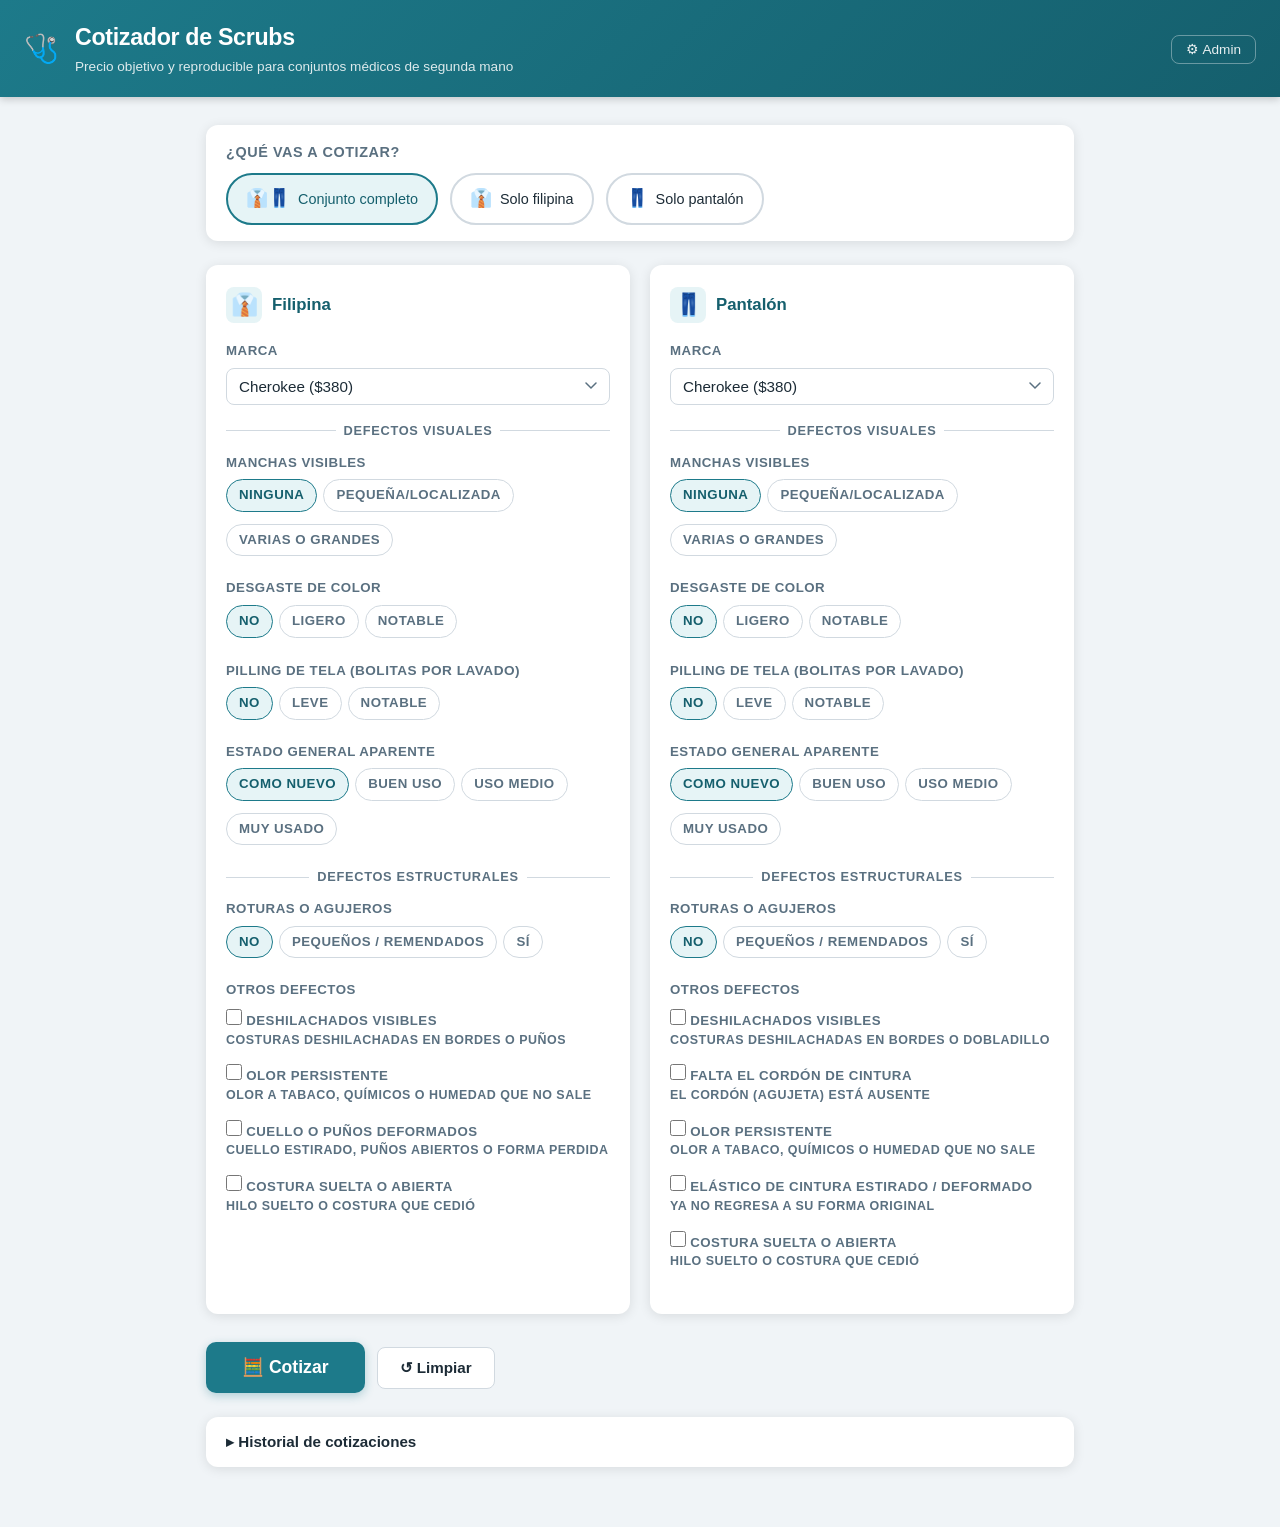
<file: scrubs-pricing-tool/index.html>
<!DOCTYPE html>
<html lang="es">
<head>
  <meta charset="UTF-8">
  <meta name="viewport" content="width=device-width, initial-scale=1.0">
  <title>Cotizador de Scrubs</title>
  <link rel="stylesheet" href="style.css">
</head>
<body>

<header class="site-header">
  <div class="logo">🩺</div>
  <div>
    <h1>Cotizador de Scrubs</h1>
    <p>Precio objetivo y reproducible para conjuntos médicos de segunda mano</p>
  </div>
  <nav class="header-nav">
    <a href="admin.html">⚙ Admin</a>
  </nav>
</header>

<main class="container">

  <!-- ── Mode toggle ───────────────────────────────────────────────────── -->
  <div class="mode-toggle">
    <h3>¿Qué vas a cotizar?</h3>
    <div class="mode-options">
      <label class="mode-option">
        <input type="radio" name="mode" value="set" checked>
        <span class="mode-icon">👔👖</span> Conjunto completo
      </label>
      <label class="mode-option">
        <input type="radio" name="mode" value="top">
        <span class="mode-icon">👔</span> Solo filipina
      </label>
      <label class="mode-option">
        <input type="radio" name="mode" value="bottom">
        <span class="mode-icon">👖</span> Solo pantalón
      </label>
    </div>
  </div>

  <!-- ── Garment cards ──────────────────────────────────────────────────── -->
  <div class="grid-2">

    <!-- TOP — Filipina -->
    <div class="card" id="card-top">
      <div class="card-header">
        <div class="card-icon">👔</div>
        <h2>Filipina</h2>
      </div>

      <div class="field-group">
        <label for="top-brand">Marca</label>
        <select id="top-brand"></select>
      </div>

      <div class="section-divider">Defectos visuales</div>

      <div class="field-group">
        <span class="field-label">Manchas visibles</span>
        <div class="radio-group">
          <label class="radio-option">
            <input type="radio" name="top_manchas" value="ninguna" data-default="true" checked> Ninguna
          </label>
          <label class="radio-option">
            <input type="radio" name="top_manchas" value="pequeña"> Pequeña/localizada
          </label>
          <label class="radio-option">
            <input type="radio" name="top_manchas" value="varias"> Varias o grandes
          </label>
        </div>
      </div>

      <div class="field-group">
        <span class="field-label">Desgaste de color</span>
        <div class="radio-group">
          <label class="radio-option">
            <input type="radio" name="top_desgaste" value="no" data-default="true" checked> No
          </label>
          <label class="radio-option">
            <input type="radio" name="top_desgaste" value="ligero"> Ligero
          </label>
          <label class="radio-option">
            <input type="radio" name="top_desgaste" value="notable"> Notable
          </label>
        </div>
      </div>

      <div class="field-group">
        <span class="field-label">Pilling de tela <span class="text-muted">(bolitas por lavado)</span></span>
        <div class="radio-group">
          <label class="radio-option">
            <input type="radio" name="top_pilling" value="no" data-default="true" checked> No
          </label>
          <label class="radio-option">
            <input type="radio" name="top_pilling" value="leve"> Leve
          </label>
          <label class="radio-option">
            <input type="radio" name="top_pilling" value="notable"> Notable
          </label>
        </div>
      </div>

      <div class="field-group">
        <span class="field-label">Estado general aparente</span>
        <div class="radio-group">
          <label class="radio-option">
            <input type="radio" name="top_estadoGeneral" value="nuevo" data-default="true" checked> Como nuevo
          </label>
          <label class="radio-option">
            <input type="radio" name="top_estadoGeneral" value="buen_uso"> Buen uso
          </label>
          <label class="radio-option">
            <input type="radio" name="top_estadoGeneral" value="uso_medio"> Uso medio
          </label>
          <label class="radio-option">
            <input type="radio" name="top_estadoGeneral" value="muy_usado"> Muy usado
          </label>
        </div>
      </div>

      <div class="section-divider">Defectos estructurales</div>

      <div class="field-group">
        <span class="field-label">Roturas o agujeros</span>
        <div class="radio-group">
          <label class="radio-option">
            <input type="radio" name="top_roturas" value="no" data-default="true" checked> No
          </label>
          <label class="radio-option">
            <input type="radio" name="top_roturas" value="pequeñas"> Pequeños / remendados
          </label>
          <label class="radio-option">
            <input type="radio" name="top_roturas" value="si"> Sí
          </label>
        </div>
      </div>

      <div class="field-group">
        <span class="field-label">Otros defectos</span>
        <div class="check-group">
          <label class="check-item">
            <input type="checkbox" id="top_deshilachados">
            <span class="check-label">
              Deshilachados visibles
              <span class="check-note">Costuras deshilachadas en bordes o puños</span>
            </span>
          </label>
          <label class="check-item">
            <input type="checkbox" id="top_olor">
            <span class="check-label">
              Olor persistente
              <span class="check-note">Olor a tabaco, químicos o humedad que no sale</span>
            </span>
          </label>
          <label class="check-item">
            <input type="checkbox" id="top_elastico">
            <span class="check-label">
              Cuello o puños deformados
              <span class="check-note">Cuello estirado, puños abiertos o forma perdida</span>
            </span>
          </label>
          <label class="check-item">
            <input type="checkbox" id="top_costuras">
            <span class="check-label">
              Costura suelta o abierta
              <span class="check-note">Hilo suelto o costura que cedió</span>
            </span>
          </label>
          <!-- faltaCordón oculto en filipina, no aplica -->
          <input type="checkbox" id="top_faltaCordón" hidden>
        </div>
      </div>
    </div><!-- /card-top -->

    <!-- BOTTOM — Pantalón -->
    <div class="card" id="card-bottom">
      <div class="card-header">
        <div class="card-icon">👖</div>
        <h2>Pantalón</h2>
      </div>

      <div class="field-group">
        <label for="bottom-brand">Marca</label>
        <select id="bottom-brand"></select>
      </div>

      <div class="section-divider">Defectos visuales</div>

      <div class="field-group">
        <span class="field-label">Manchas visibles</span>
        <div class="radio-group">
          <label class="radio-option">
            <input type="radio" name="bottom_manchas" value="ninguna" data-default="true" checked> Ninguna
          </label>
          <label class="radio-option">
            <input type="radio" name="bottom_manchas" value="pequeña"> Pequeña/localizada
          </label>
          <label class="radio-option">
            <input type="radio" name="bottom_manchas" value="varias"> Varias o grandes
          </label>
        </div>
      </div>

      <div class="field-group">
        <span class="field-label">Desgaste de color</span>
        <div class="radio-group">
          <label class="radio-option">
            <input type="radio" name="bottom_desgaste" value="no" data-default="true" checked> No
          </label>
          <label class="radio-option">
            <input type="radio" name="bottom_desgaste" value="ligero"> Ligero
          </label>
          <label class="radio-option">
            <input type="radio" name="bottom_desgaste" value="notable"> Notable
          </label>
        </div>
      </div>

      <div class="field-group">
        <span class="field-label">Pilling de tela <span class="text-muted">(bolitas por lavado)</span></span>
        <div class="radio-group">
          <label class="radio-option">
            <input type="radio" name="bottom_pilling" value="no" data-default="true" checked> No
          </label>
          <label class="radio-option">
            <input type="radio" name="bottom_pilling" value="leve"> Leve
          </label>
          <label class="radio-option">
            <input type="radio" name="bottom_pilling" value="notable"> Notable
          </label>
        </div>
      </div>

      <div class="field-group">
        <span class="field-label">Estado general aparente</span>
        <div class="radio-group">
          <label class="radio-option">
            <input type="radio" name="bottom_estadoGeneral" value="nuevo" data-default="true" checked> Como nuevo
          </label>
          <label class="radio-option">
            <input type="radio" name="bottom_estadoGeneral" value="buen_uso"> Buen uso
          </label>
          <label class="radio-option">
            <input type="radio" name="bottom_estadoGeneral" value="uso_medio"> Uso medio
          </label>
          <label class="radio-option">
            <input type="radio" name="bottom_estadoGeneral" value="muy_usado"> Muy usado
          </label>
        </div>
      </div>

      <div class="section-divider">Defectos estructurales</div>

      <div class="field-group">
        <span class="field-label">Roturas o agujeros</span>
        <div class="radio-group">
          <label class="radio-option">
            <input type="radio" name="bottom_roturas" value="no" data-default="true" checked> No
          </label>
          <label class="radio-option">
            <input type="radio" name="bottom_roturas" value="pequeñas"> Pequeños / remendados
          </label>
          <label class="radio-option">
            <input type="radio" name="bottom_roturas" value="si"> Sí
          </label>
        </div>
      </div>

      <div class="field-group">
        <span class="field-label">Otros defectos</span>
        <div class="check-group">
          <label class="check-item">
            <input type="checkbox" id="bottom_deshilachados">
            <span class="check-label">
              Deshilachados visibles
              <span class="check-note">Costuras deshilachadas en bordes o dobladillo</span>
            </span>
          </label>
          <label class="check-item">
            <input type="checkbox" id="bottom_faltaCordón">
            <span class="check-label">
              Falta el cordón de cintura
              <span class="check-note">El cordón (agujeta) está ausente</span>
            </span>
          </label>
          <label class="check-item">
            <input type="checkbox" id="bottom_olor">
            <span class="check-label">
              Olor persistente
              <span class="check-note">Olor a tabaco, químicos o humedad que no sale</span>
            </span>
          </label>
          <label class="check-item">
            <input type="checkbox" id="bottom_elastico">
            <span class="check-label">
              Elástico de cintura estirado / deformado
              <span class="check-note">Ya no regresa a su forma original</span>
            </span>
          </label>
          <label class="check-item">
            <input type="checkbox" id="bottom_costuras">
            <span class="check-label">
              Costura suelta o abierta
              <span class="check-note">Hilo suelto o costura que cedió</span>
            </span>
          </label>
        </div>
      </div>
    </div><!-- /card-bottom -->

  </div><!-- /grid-2 -->

  <!-- ── Action bar ─────────────────────────────────────────────────────── -->
  <div class="action-bar">
    <button id="btn-calculate" class="btn btn-primary btn-lg">
      🧮 Cotizar
    </button>
    <button id="btn-reset" class="btn btn-secondary">
      ↺ Limpiar
    </button>
  </div>

  <!-- ── Results ────────────────────────────────────────────────────────── -->
  <section id="result-section" hidden>

    <div class="result-card">
      <div class="result-label">Precio de venta sugerido</div>
      <div class="result-price" id="result-price">—</div>
      <div class="result-currency">pesos mexicanos</div>
    </div>

    <div class="score-bar-wrap">
      <div class="score-bar-header">
        <span class="score-bar-title">Puntaje de condición del conjunto</span>
        <span id="score-label">—</span>
      </div>
      <div class="score-bar">
        <div class="score-fill" id="score-fill" style="width:0%"></div>
      </div>
      <div class="score-garments" id="score-detail" hidden>
        <span id="score-top">—</span>
        <span id="score-bottom">—</span>
      </div>
    </div>

    <div class="breakdown-card">
      <h3>Desglose del cálculo</h3>
      <table id="breakdown-table"><tbody></tbody></table>
    </div>

    <div class="action-bar mt-4">
      <button id="btn-save" class="btn btn-success">
        💾 Guardar en historial
      </button>
    </div>

  </section>

  <!-- ── History ────────────────────────────────────────────────────────── -->
  <div class="history-section mt-6">
    <button id="history-toggle">▸ Historial de cotizaciones</button>
    <div class="history-body" id="history-body" hidden>
      <div class="history-toolbar">
        <button id="btn-clear-history" class="btn btn-danger">Limpiar historial</button>
      </div>
      <div id="history-list"></div>
      <p id="history-empty" hidden>No hay cotizaciones guardadas.</p>
    </div>
  </div>

</main>

<script src="config.js"></script>
<script src="app.js"></script>
</body>
</html>
</file>
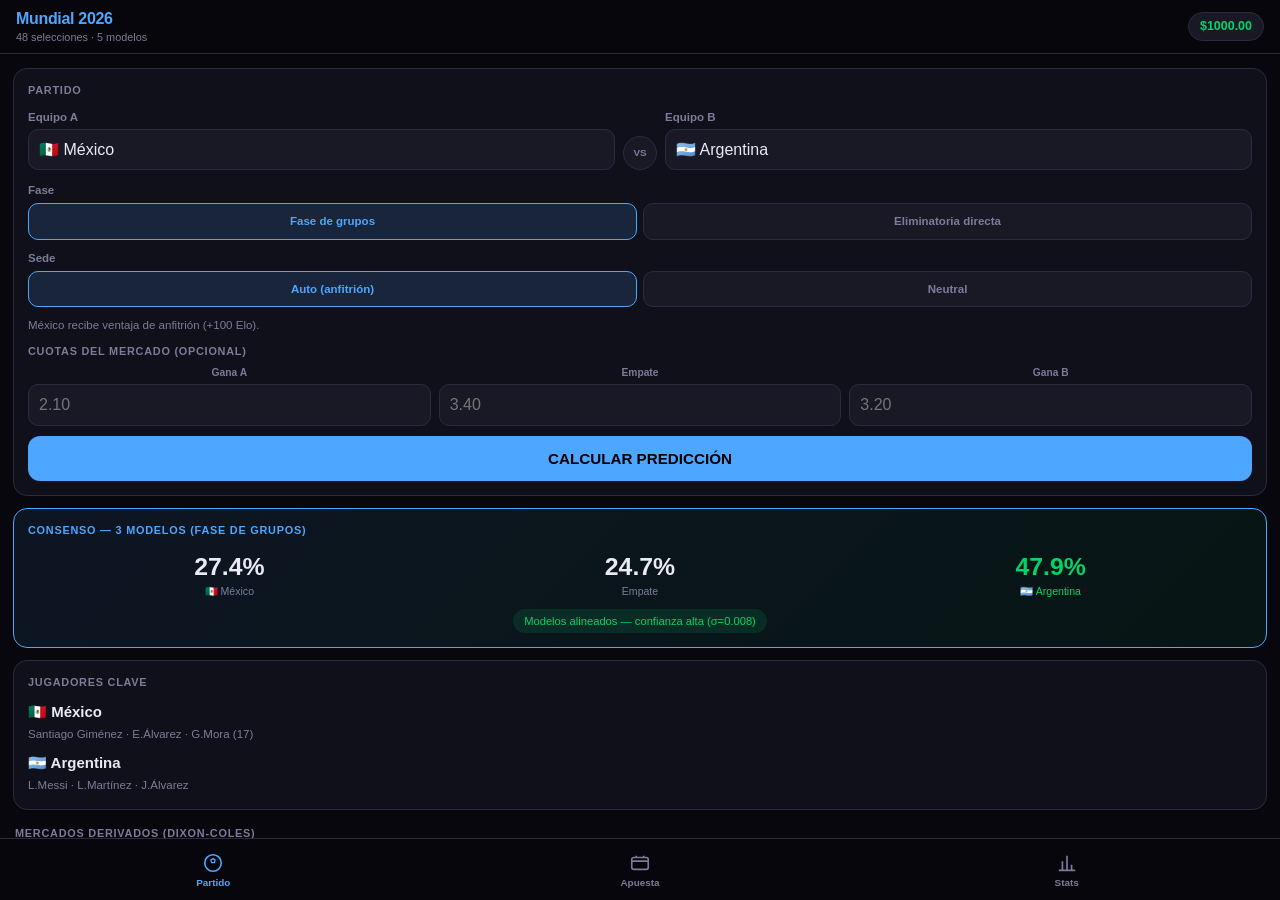
<file: football-predictor/mundial-movil.html>
<!DOCTYPE html>
<html lang="es">
<head>
<meta charset="UTF-8">
<meta name="viewport" content="width=device-width, initial-scale=1, viewport-fit=cover">
<meta name="apple-mobile-web-app-capable" content="yes">
<meta name="apple-mobile-web-app-status-bar-style" content="black-translucent">
<meta name="mobile-web-app-capable" content="yes">
<meta name="theme-color" content="#07070d">
<title>Mundial 2026 — Predictor Matemático</title>
<style>
:root{
  --bg:#07070d; --s1:#10101a; --s2:#191926; --s3:#222232;
  --border:#2b2b40; --text:#eaeaf5; --muted:#7c7c9a;
  --green:#00d46a; --blue:#4da6ff; --red:#ff453a;
  --orange:#ff9f0a; --purple:#bf5af2; --yellow:#ffd60a;
  --nav:62px; --hdr:54px;
}
*{box-sizing:border-box;margin:0;padding:0;-webkit-tap-highlight-color:transparent;}
html{height:100%;}
body{height:100%;display:flex;flex-direction:column;background:var(--bg);color:var(--text);
  font-family:-apple-system,BlinkMacSystemFont,'Segoe UI',Roboto,sans-serif;
  font-size:15px;line-height:1.45;overflow:hidden;}

header{
  flex-shrink:0;
  padding-top:env(safe-area-inset-top,0px);
  height:calc(var(--hdr) + env(safe-area-inset-top,0px));
  background:rgba(7,7,13,.92);backdrop-filter:blur(14px);
  border-bottom:1px solid var(--border);
  display:flex;align-items:center;justify-content:space-between;
  padding-left:16px;padding-right:16px;z-index:50;
}
header h1{font-size:1rem;font-weight:800;color:var(--blue);letter-spacing:-.02em;}
header .sub{font-size:.68rem;color:var(--muted);}
#bkBadge{background:var(--s2);border:1px solid var(--border);border-radius:20px;
  padding:4px 11px;font-size:.78rem;color:var(--green);font-weight:700;}

main{flex:1;min-height:0;overflow-y:auto;-webkit-overflow-scrolling:touch;
  overscroll-behavior-y:contain;}
.tab{display:none;padding:14px 13px 20px;}
.tab.active{display:block;}

nav.bnav{flex-shrink:0;
  height:calc(var(--nav) + env(safe-area-inset-bottom,0px));
  padding-bottom:env(safe-area-inset-bottom,0px);
  background:rgba(7,7,13,.95);backdrop-filter:blur(14px);
  border-top:1px solid var(--border);
  display:grid;grid-template-columns:repeat(3,1fr);z-index:50;}
.nbtn{display:flex;flex-direction:column;align-items:center;justify-content:center;
  gap:3px;border:none;background:none;color:var(--muted);font-size:.62rem;
  cursor:pointer;transition:color .15s;font-weight:600;}
.nbtn.active{color:var(--blue);}
.nbtn svg{width:22px;height:22px;stroke-width:1.8;}

.card{background:var(--s1);border:1px solid var(--border);border-radius:14px;
  padding:14px;margin-bottom:12px;}
.ct{font-size:.68rem;font-weight:700;color:var(--muted);text-transform:uppercase;
  letter-spacing:.07em;margin-bottom:10px;}
.sect{font-size:.68rem;font-weight:700;color:var(--muted);text-transform:uppercase;
  letter-spacing:.07em;margin:16px 0 8px;padding-left:2px;}
.hint{font-size:.72rem;color:var(--muted);margin-bottom:10px;line-height:1.5;}

/* selector */
.msel{display:grid;grid-template-columns:1fr 34px 1fr;gap:8px;align-items:end;margin-bottom:12px;}
.vsc{width:34px;height:34px;border-radius:50%;background:var(--s2);
  border:1px solid var(--border);display:flex;align-items:center;justify-content:center;
  font-size:.62rem;font-weight:800;color:var(--muted);}
label.fl{font-size:.72rem;color:var(--muted);display:block;margin-bottom:4px;font-weight:600;}
select.fi,input.fi{width:100%;background:var(--s2);color:var(--text);
  border:1px solid var(--border);border-radius:10px;padding:11px 10px;
  font-size:16px;outline:none;appearance:none;-webkit-appearance:none;}
select.fi:focus,input.fi:focus{border-color:var(--blue);}
.row2{display:grid;grid-template-columns:1fr 1fr;gap:8px;margin-bottom:10px;}
.row3{display:grid;grid-template-columns:1fr 1fr 1fr;gap:8px;margin-bottom:10px;}
.olbl{font-size:.64rem;color:var(--muted);text-align:center;display:block;margin-bottom:3px;font-weight:600;}

.btn{width:100%;background:var(--blue);color:#000;border:none;border-radius:12px;
  padding:14px;font-size:.95rem;font-weight:800;cursor:pointer;transition:opacity .15s;}
.btn:active{opacity:.65;}
.btn2{width:100%;background:var(--s2);color:var(--text);border:1px solid var(--border);
  border-radius:12px;padding:11px;font-size:.85rem;font-weight:600;cursor:pointer;margin-bottom:8px;}
.btn2:active{opacity:.65;}
.btnD{background:rgba(255,69,58,.12);border:1px solid var(--red);color:var(--red);
  border-radius:10px;padding:9px 16px;font-size:.8rem;cursor:pointer;font-weight:600;}

/* toggles */
.toggle-row{display:flex;gap:6px;margin-bottom:10px;}
.tg{flex:1;background:var(--s2);border:1px solid var(--border);border-radius:10px;
  padding:9px 4px;font-size:.72rem;color:var(--muted);text-align:center;cursor:pointer;
  font-weight:600;transition:all .15s;}
.tg.on{background:rgba(77,166,255,.14);border-color:var(--blue);color:var(--blue);}

/* consensus */
.cons{background:linear-gradient(135deg,rgba(77,166,255,.09),rgba(0,212,106,.07));
  border:1px solid var(--blue);border-radius:14px;padding:14px;margin-bottom:12px;}
.cons .ct{color:var(--blue);}
.cgrid{display:grid;grid-template-columns:repeat(3,1fr);gap:8px;text-align:center;}
.ci .big{font-size:1.55rem;font-weight:800;}
.ci .lbl{font-size:.66rem;color:var(--muted);line-height:1.3;}
.cw .big,.cw .lbl{color:var(--green);}
.divb{margin-top:10px;text-align:center;}
.divb span{font-size:.7rem;padding:4px 11px;border-radius:20px;display:inline-block;}
.dlow{background:rgba(0,212,106,.12);color:var(--green);}
.dhigh{background:rgba(255,159,10,.12);color:var(--orange);}

/* knockout advance */
.adv{display:grid;grid-template-columns:1fr 1fr;gap:8px;margin-top:10px;}
.advbox{background:var(--s2);border-radius:10px;padding:10px;text-align:center;}
.advbox .v{font-size:1.2rem;font-weight:800;color:var(--purple);}
.advbox .l{font-size:.64rem;color:var(--muted);}

/* models */
.mlist{display:flex;flex-direction:column;gap:8px;}
.mi{background:var(--s2);border:1px solid var(--border);border-radius:12px;padding:12px;}
.mn{font-size:.68rem;color:var(--muted);font-weight:700;text-transform:uppercase;
  letter-spacing:.05em;margin-bottom:8px;}
.pr{display:flex;justify-content:space-between;align-items:center;margin-bottom:3px;}
.pl{font-size:.76rem;color:var(--muted);}
.pv{font-size:.88rem;font-weight:700;}
.bb{height:4px;background:var(--s3);border-radius:2px;margin-bottom:6px;overflow:hidden;}
.bf{height:4px;border-radius:2px;transition:width .5s ease;}
.b1{background:var(--blue);} .b2{background:var(--yellow);} .b3{background:var(--red);}
.mf{font-size:.68rem;color:var(--muted);text-align:center;margin-top:4px;}

/* markets */
.mkts{display:grid;grid-template-columns:1fr 1fr;gap:8px;}
.mkt{background:var(--s2);border:1px solid var(--border);border-radius:12px;padding:11px;text-align:center;}
.mkt .v{font-size:1.25rem;font-weight:800;}
.mkt .l{font-size:.66rem;color:var(--muted);margin-top:2px;line-height:1.3;}

/* score list & matrix */
.slist{display:flex;flex-direction:column;gap:6px;}
.srow{display:flex;justify-content:space-between;align-items:center;
  background:var(--s2);border-radius:8px;padding:9px 12px;}
.stag{font-weight:700;font-size:.86rem;}
.spct{font-size:.8rem;color:var(--muted);}
.stipo{font-size:.62rem;padding:2px 8px;border-radius:10px;font-weight:600;}
.tL{background:rgba(77,166,255,.15);color:var(--blue);}
.tE{background:rgba(255,214,10,.15);color:var(--yellow);}
.tV{background:rgba(255,69,58,.15);color:var(--red);}
.mwrap{overflow-x:auto;}
.smat{border-collapse:collapse;font-size:.68rem;width:100%;}
.smat th,.smat td{width:40px;height:30px;text-align:center;border:1px solid var(--border);}
.smat th{background:var(--s2);color:var(--muted);font-weight:700;font-size:.62rem;}
.maxis{font-size:.64rem;color:var(--muted);text-align:center;margin-top:5px;}

/* value scanner */
.vrow{display:grid;grid-template-columns:auto 1fr auto auto;gap:8px;align-items:center;
  background:var(--s2);border-radius:10px;padding:10px 12px;margin-bottom:6px;
  border:1px solid transparent;}
.vrow.best{border-color:var(--green);background:rgba(0,212,106,.08);}
.vrow .o{font-size:.78rem;font-weight:700;min-width:62px;}
.vrow .det{font-size:.68rem;color:var(--muted);}
.vrow .edge{font-size:.82rem;font-weight:800;}
.vrow .stake{font-size:.74rem;font-weight:700;color:var(--green);}
.ep{color:var(--green);} .en{color:var(--red);}

/* bankroll */
.bhero{background:linear-gradient(135deg,rgba(0,212,106,.1),rgba(77,166,255,.07));
  border:1px solid rgba(0,212,106,.3);border-radius:14px;padding:16px;margin-bottom:12px;text-align:center;}
.bka{font-size:2.1rem;font-weight:800;color:var(--green);}
.bkl{font-size:.72rem;color:var(--muted);margin-top:2px;}
.bkp{font-size:.84rem;margin-top:4px;font-weight:600;}
#chart{width:100%;height:70px;margin-top:10px;}

.kout{border-radius:10px;padding:12px;margin-top:8px;font-size:.8rem;line-height:1.7;}
.kp{background:rgba(0,212,106,.1);border:1px solid rgba(0,212,106,.3);}
.kn{background:rgba(255,69,58,.1);border:1px solid rgba(255,69,58,.3);}
.ku{background:var(--s2);border:1px solid var(--border);color:var(--muted);}

/* stats */
.sgrid{display:grid;grid-template-columns:1fr 1fr;gap:8px;margin-bottom:12px;}
.sbox{background:var(--s1);border:1px solid var(--border);border-radius:12px;padding:12px;text-align:center;}
.sv{font-size:1.35rem;font-weight:800;}
.sl{font-size:.66rem;color:var(--muted);margin-top:2px;}
.green{color:var(--green);} .blue{color:var(--blue);} .red{color:var(--red);} .orange{color:var(--orange);}
.hi{display:flex;justify-content:space-between;align-items:center;padding:10px 12px;
  background:var(--s1);border-radius:10px;border:1px solid var(--border);margin-bottom:7px;}
.hp{font-size:.8rem;font-weight:600;}
.hm{font-size:.68rem;color:var(--muted);margin-top:1px;}
.hpl{font-size:.88rem;font-weight:800;}
.empty{text-align:center;color:var(--muted);padding:28px 0;font-size:.84rem;}
.foot{font-size:.64rem;color:var(--muted);text-align:center;margin-top:18px;line-height:1.6;
  border-top:1px solid var(--border);padding-top:12px;}
</style>
</head>
<body>

<header>
  <div><h1>Mundial 2026</h1><div class="sub">48 selecciones · 5 modelos</div></div>
  <div id="bkBadge">$1000.00</div>
</header>

<main>

<!-- ════════ TAB PARTIDO ════════ -->
<section id="tab-partido" class="tab active">

  <div class="card">
    <div class="ct">Partido</div>
    <div class="msel">
      <div><label class="fl">Equipo A</label><select id="tH" class="fi"></select></div>
      <div class="vsc">VS</div>
      <div><label class="fl">Equipo B</label><select id="tA" class="fi"></select></div>
    </div>

    <label class="fl">Fase</label>
    <div class="toggle-row">
      <div class="tg on" id="tgGrupo" onclick="setFase('grupo')">Fase de grupos</div>
      <div class="tg" id="tgKO" onclick="setFase('ko')">Eliminatoria directa</div>
    </div>

    <label class="fl">Sede</label>
    <div class="toggle-row">
      <div class="tg on" id="tgAuto" onclick="setSede('auto')">Auto (anfitrión)</div>
      <div class="tg" id="tgNeu" onclick="setSede('neutral')">Neutral</div>
    </div>
    <p class="hint" id="sedeHint"></p>

    <div class="ct" style="margin-bottom:6px">Cuotas del mercado (opcional)</div>
    <div class="row3">
      <div><span class="olbl">Gana A</span><input id="oH" type="number" inputmode="decimal" class="fi" placeholder="2.10" step="0.01" min="1.01"></div>
      <div><span class="olbl">Empate</span><input id="oD" type="number" inputmode="decimal" class="fi" placeholder="3.40" step="0.01" min="1.01"></div>
      <div><span class="olbl">Gana B</span><input id="oA" type="number" inputmode="decimal" class="fi" placeholder="3.20" step="0.01" min="1.01"></div>
    </div>

    <button class="btn" onclick="runPrediction()">CALCULAR PREDICCIÓN</button>
  </div>

  <div id="results" style="display:none">
    <div id="consCard" class="cons"></div>
    <div id="kpCard" class="card" style="display:none"></div>
    <div id="valueCard" style="display:none">
      <div class="sect">Escáner de valor (modelo vs mercado)</div>
      <div class="card" id="valueList"></div>
    </div>
    <div class="sect">Mercados derivados (Dixon-Coles)</div>
    <div class="mkts" id="mktGrid"></div>
    <div class="sect">Marcadores más probables</div>
    <div class="card slist" id="scoreList"></div>
    <div class="sect">Matriz de marcadores (%)</div>
    <div class="card">
      <div class="mwrap"><table id="smat" class="smat"></table></div>
      <div class="maxis">Goles B → / ↓ Goles A</div>
    </div>
    <div class="sect">Detalle por modelo</div>
    <div class="mlist" id="mList"></div>
  </div>

  <div class="foot">
    Datos: Ranking FIFA junio 2026 (Elo) · clasificatorias 2023-2026 por confederación
    (atk/def, amortiguadas 40 % hacia la media para corrección inter-confederación).
    Jugadores clave: estado al inicio del torneo. Simulación en papel con fines educativos.
    Ningún modelo elimina la varianza del fútbol: gestiona el riesgo con ¼ Kelly.
  </div>
</section>

<!-- ════════ TAB APUESTA ════════ -->
<section id="tab-apuesta" class="tab">

  <div class="bhero">
    <div class="bka" id="bkA">$1,000.00</div>
    <div class="bkl">Bankroll (papel)</div>
    <div class="bkp" id="bkP" style="color:var(--muted)">P/L: $0.00 (0.0%)</div>
    <canvas id="chart"></canvas>
  </div>

  <div class="card">
    <div class="ct">Calculadora Kelly (¼ fraccional)</div>
    <div class="row2">
      <div><label class="fl">Probabilidad %</label>
        <input id="kP" type="number" inputmode="decimal" class="fi" placeholder="60" min="1" max="99" oninput="calcKelly()"></div>
      <div><label class="fl">Cuota decimal</label>
        <input id="kO" type="number" inputmode="decimal" class="fi" placeholder="2.10" step="0.01" oninput="calcKelly()"></div>
    </div>
    <div id="kOut" class="kout ku">Calcula un partido o ingresa los valores manualmente.</div>
  </div>

  <div class="card">
    <div class="ct">Registrar apuesta (papel)</div>
    <div class="row2" style="grid-template-columns:1fr">
      <div><label class="fl">Partido</label>
        <input id="rP" type="text" class="fi" placeholder="México vs Argentina"></div>
    </div>
    <div class="row2">
      <div><label class="fl">Aposté a</label>
        <select id="rT" class="fi">
          <option value="local">Equipo A</option>
          <option value="empate">Empate</option>
          <option value="visitante">Equipo B</option>
        </select></div>
      <div><label class="fl">Resultado real</label>
        <select id="rR" class="fi">
          <option value="local">Ganó A</option>
          <option value="empate">Empate</option>
          <option value="visitante">Ganó B</option>
        </select></div>
    </div>
    <div class="row2">
      <div><label class="fl">Monto $</label>
        <input id="rM" type="number" inputmode="decimal" class="fi" placeholder="50" min="0.01" step="0.01"></div>
      <div><label class="fl">Cuota jugada</label>
        <input id="rC" type="number" inputmode="decimal" class="fi" placeholder="2.10" min="1.01" step="0.01"></div>
    </div>
    <button class="btn" onclick="registerBet()">GUARDAR RESULTADO</button>
    <div style="height:8px"></div>
    <button class="btn2" onclick="resetBank()">Reiniciar bankroll a $1000</button>
  </div>

</section>

<!-- ════════ TAB STATS ════════ -->
<section id="tab-stats" class="tab">
  <div class="sgrid">
    <div class="sbox"><div class="sv green" id="sRoi">—</div><div class="sl">ROI</div></div>
    <div class="sbox"><div class="sv blue" id="sAc">—</div><div class="sl">Tasa de acierto</div></div>
    <div class="sbox"><div class="sv orange" id="sN">0</div><div class="sl">Apuestas</div></div>
    <div class="sbox"><div class="sv" id="sStreak">—</div><div class="sl">Racha actual</div></div>
  </div>
  <div class="sgrid">
    <div class="sbox"><div class="sv green" id="sBest">—</div><div class="sl">Mejor apuesta</div></div>
    <div class="sbox"><div class="sv red" id="sWorst">—</div><div class="sl">Peor apuesta</div></div>
  </div>

  <div class="sect">Respaldo de datos</div>
  <div class="card">
    <button class="btn2" onclick="exportData()">Exportar historial (JSON)</button>
    <button class="btn2" onclick="document.getElementById('impFile').click()">Importar historial</button>
    <input id="impFile" type="file" accept=".json,application/json" style="display:none" onchange="importData(event)">
  </div>

  <div class="sect">Historial</div>
  <div id="hList"></div>
  <div style="text-align:center;margin:10px 0 16px">
    <button class="btnD" onclick="clearHist()">Borrar historial</button>
  </div>
</section>
</main>

<nav class="bnav">
  <button class="nbtn active" id="nb-partido" onclick="showTab('partido')">
    <svg fill="none" viewBox="0 0 24 24" stroke="currentColor"><circle cx="12" cy="12" r="9"/><path d="M12 7l2.4 1.7-.9 2.8h-3l-.9-2.8z" stroke-width="1.4"/></svg>
    Partido</button>
  <button class="nbtn" id="nb-apuesta" onclick="showTab('apuesta')">
    <svg fill="none" viewBox="0 0 24 24" stroke="currentColor"><rect x="3" y="6" width="18" height="13" rx="2"/><path d="M3 10h18M8 6V4M16 6V4"/></svg>
    Apuesta</button>
  <button class="nbtn" id="nb-stats" onclick="showTab('stats')">
    <svg fill="none" viewBox="0 0 24 24" stroke="currentColor"><path d="M3 20h18M7 20V10M12 20V4M17 20v-6"/></svg>
    Stats</button>
</nav>

<script>
"use strict";

/* ══════════════════════════════════════════════════════════════════
   DATOS — 48 selecciones del Mundial 2026
   Fuentes: ranking FIFA junio 2026 (Elo) · estadísticas de clasificatoria
   2023-2026 (atk / def amortiguadas 40 % hacia 1.0 · umbral def 0.30)
   kp = jugadores clave a seguir en el torneo
   host = anfitrión (USA / MEX / CAN) · po = clasificó vía repechaje
   ══════════════════════════════════════════════════════════════════ */
const TEAMS = {
  /* CONMEBOL — clasificatoria 2023-2026, 18 jornadas doble vuelta */
  "Argentina":        {f:"🇦🇷", c:"CONMEBOL", elo:1950, atk:1.42, def:0.73, kp:"L.Messi · L.Martínez · J.Álvarez"},
  "Brasil":           {f:"🇧🇷", c:"CONMEBOL", elo:1860, atk:1.19, def:0.96, kp:"Neymar · Vinicius Jr · Raphinha"},
  "Colombia":         {f:"🇨🇴", c:"CONMEBOL", elo:1800, atk:1.32, def:0.99, kp:"L.Díaz · James Rodríguez · J.Lerma"},
  "Uruguay":          {f:"🇺🇾", c:"CONMEBOL", elo:1755, atk:1.12, def:0.79, kp:"Darwin Núñez · F.Valverde · Bentancur"},
  "Ecuador":          {f:"🇪🇨", c:"CONMEBOL", elo:1715, atk:0.86, def:0.56, kp:"M.Caicedo · E.Valencia · W.Pacho"},
  "Paraguay":         {f:"🇵🇾", c:"CONMEBOL", elo:1620, atk:0.86, def:0.73, kp:"M.Almirón · A.Sanabria · D.Gómez"},
  /* UEFA — clasificatoria 2024-2025 */
  "España":           {f:"🇪🇸", c:"UEFA", elo:1940, atk:1.67, def:0.52, kp:"Yamal · Pedri · Rodri"},
  "Francia":          {f:"🇫🇷", c:"UEFA", elo:1925, atk:1.37, def:0.64, kp:"Mbappé · Dembélé · M.Thuram"},
  "Inglaterra":       {f:"🏴󠁧󠁢󠁥󠁮󠁧󠁿", c:"UEFA", elo:1890, atk:1.67, def:0.72, kp:"Bellingham · Saka · Kane"},
  "Portugal":         {f:"🇵🇹", c:"UEFA", elo:1870, atk:1.61, def:0.82, kp:"C.Ronaldo · B.Fernandes · R.Leão"},
  "Países Bajos":     {f:"🇳🇱", c:"UEFA", elo:1850, atk:1.62, def:0.58, kp:"Van Dijk · F.De Jong · M.Depay"},
  "Alemania":         {f:"🇩🇪", c:"UEFA", elo:1830, atk:1.37, def:0.58, kp:"Musiala · Wirtz · M.Neuer"},
  "Noruega":          {f:"🇳🇴", c:"UEFA", elo:1830, atk:2.08, def:0.63, kp:"E.Haaland · Ødegaard · A.Sørloth"},
  "Bélgica":          {f:"🇧🇪", c:"UEFA", elo:1810, atk:1.58, def:0.67, kp:"De Bruyne · Lukaku · Doku"},
  "Croacia":          {f:"🇭🇷", c:"UEFA", elo:1800, atk:1.31, def:0.81, kp:"Modric · Kovačić · Gvardiol"},
  "Suiza":            {f:"🇨🇭", c:"UEFA", elo:1740, atk:1.25, def:0.52, kp:"G.Xhaka · B.Embolo · R.Freuler"},
  "Austria":          {f:"🇦🇹", c:"UEFA", elo:1725, atk:1.40, def:0.58, kp:"M.Sabitzer · M.Arnautovic · D.Alaba"},
  "Escocia":          {f:"🏴󠁧󠁢󠁳󠁣󠁴󠁿", c:"UEFA", elo:1695, atk:1.19, def:0.82, kp:"McTominay · A.Robertson · K.Tierney"},
  "Suecia":           {f:"🇸🇪", c:"UEFA", elo:1675, atk:1.08, def:0.81, kp:"A.Isak · V.Gyökeres · V.Lindelöf"},
  "Turquía":          {f:"🇹🇷", c:"UEFA", elo:1660, atk:1.43, def:1.13, kp:"Arda Güler · Çalhanoglu · K.Yildiz"},
  "Chequia":          {f:"🇨🇿", c:"UEFA", elo:1660, atk:0.99, def:0.72, kp:"P.Schick · T.Soucek · H.Sochurek"},
  "Bosnia y Herz.":   {f:"🇧🇦", c:"UEFA", elo:1630, atk:0.94, def:0.85, kp:"E.Dzeko · B.Tahirović · E.Demirović"},
  /* CONCACAF — anfitriones + clasificados */
  "México":           {f:"🇲🇽", c:"CONCACAF", elo:1765, atk:1.10, def:0.90, host:true, kp:"Santiago Giménez · E.Álvarez · G.Mora (17)"},
  "Estados Unidos":   {f:"🇺🇸", c:"CONCACAF", elo:1760, atk:1.10, def:0.90, host:true, kp:"C.Pulisic · W.McKennie · T.Adams"},
  "Canadá":           {f:"🇨🇦", c:"CONCACAF", elo:1745, atk:1.00, def:0.90, host:true, kp:"A.Davies · J.David · T.Buchanan"},
  "Panamá":           {f:"🇵🇦", c:"CONCACAF", elo:1650, atk:0.90, def:1.00, kp:"A.Godoy · A.Carrasquilla · C.Waterman"},
  "Curazao":          {f:"🇨🇼", c:"CONCACAF", elo:1560, atk:0.80, def:1.15, kp:"L.Bacuna · J.Bacuna · R.Janga"},
  "Haití":            {f:"🇭🇹", c:"CONCACAF", elo:1545, atk:0.75, def:1.15, kp:"W.Isidor · D.Nazon · F.Pierrot"},
  /* AFC — fase 3 de clasificatoria asiática, 10 jornadas */
  "Japón":            {f:"🇯🇵", c:"AFC", elo:1790, atk:1.17, def:0.61, kp:"T.Kubo · R.Doan · H.Ito"},
  "Irán":             {f:"🇮🇷", c:"AFC", elo:1710, atk:1.21, def:0.74, kp:"M.Taremi · S.Ghoddos · S.Ezatolahi"},
  "Corea del Sur":    {f:"🇰🇷", c:"AFC", elo:1720, atk:1.26, def:0.70, kp:"Heung-min Son · K.Min-jae · Lee Kang-in"},
  "Australia":        {f:"🇦🇺", c:"AFC", elo:1705, atk:1.00, def:0.74, kp:"M.Ryan · N.Irankunda · M.Leckie"},
  "Uzbekistán":       {f:"🇺🇿", c:"AFC", elo:1620, atk:1.00, def:0.70, kp:"E.Shomurodov · A.Khusanov · J.Masharipov"},
  "Arabia Saudita":   {f:"🇸🇦", c:"AFC", elo:1640, atk:0.87, def:0.83, kp:"S.Al Dawsari · S.Abdulhamid · F.Al-Buraikan"},
  "Catar":            {f:"🇶🇦", c:"AFC", elo:1660, atk:0.83, def:0.87, kp:"Akram Afif · Almoez Ali · Hassan Al-Haydos"},
  "Jordania":         {f:"🇯🇴", c:"AFC", elo:1610, atk:1.09, def:0.74, kp:"M.Al-Taamari · A.Olwan · E.Haddad"},
  "Irak":             {f:"🇮🇶", c:"AFC", elo:1625, atk:0.87, def:0.83, kp:"A.Hussein · Ali Al-Hamadi · Z.Iqbal"},
  /* CAF — clasificatoria africana 2023-2025, 8-10 jornadas */
  "Marruecos":        {f:"🇲🇦", c:"CAF", elo:1820, atk:1.72, def:0.52, kp:"A.Hakimi · Brahim Díaz · A.Bouaddi"},
  "Senegal":          {f:"🇸🇳", c:"CAF", elo:1775, atk:1.46, def:0.54, kp:"S.Mané · N.Jackson · Pape Matar Sarr"},
  "Egipto":           {f:"🇪🇬", c:"CAF", elo:1700, atk:1.36, def:0.50, kp:"M.Salah · O.Marmoush · Trezeguet"},
  "Costa de Marfil":  {f:"🇨🇮", c:"CAF", elo:1690, atk:1.60, def:0.50, kp:"Amad Diallo · O.Diomandé · F.Kessié"},
  "Argelia":          {f:"🇩🇿", c:"CAF", elo:1680, atk:1.55, def:0.78, kp:"R.Mahrez · I.Maza · A.Gouiri"},
  "Túnez":            {f:"🇹🇳", c:"CAF", elo:1665, atk:1.46, def:0.54, kp:"E.Skhiri · Hannibal Mejbri · I.Gharbi"},
  "Ghana":            {f:"🇬🇭", c:"CAF", elo:1615, atk:1.46, def:0.78, kp:"I.Williams · A.Semenyo · T.Partey"},
  "Sudáfrica":        {f:"🇿🇦", c:"CAF", elo:1630, atk:1.12, def:0.83, kp:"R.Williams · L.Foster · T.Mokoena"},
  "Cabo Verde":       {f:"🇨🇻", c:"CAF", elo:1600, atk:1.17, def:0.78, kp:"R.Mendes · L.Costa · J.Cabral"},
  "RD Congo":         {f:"🇨🇩", c:"CAF", elo:1640, atk:1.02, def:0.78, kp:"Y.Wissa · A.Wan-Bissaka · C.Mbemba"},
  /* OFC */
  "Nueva Zelanda":    {f:"🇳🇿", c:"OFC", elo:1540, atk:1.31, def:0.85, kp:"C.Wood · M.Stamenic · L.Cacace"},
};

/* Parámetros del modelo (idénticos al agente MCP donde aplica) */
const MEDIA = 1.35;        // goles esperados por equipo en partido parejo de Mundial
const F_ELO = 0.004;       // sensibilidad Elo → fuerza
const ELO_HOST = 100;      // bonus Elo del anfitrión (solo USA/MEX/CAN en su sede)
const LAMBDA_HOST = 1.18;  // multiplicador ofensivo del anfitrión
const RHO = -0.10;         // correlación Dixon-Coles
const MAX_G = 11;          // marcadores 0..10
const KELLY_FRAC = 0.25;   // ¼ Kelly
const W_CONS = {m1:0.30, m2:0.30, m4:0.40}; // pesos del consenso

/* Auto-calibración: normaliza atk/def al promedio real de la tabla para que
   un equipo promedio rinda atk=def=1.0 y un partido parejo dé ~2·MEDIA goles
   totales (≈2.7), en línea con los Mundiales recientes. Sin esto, los índices
   sesgados al alza inflaban los mercados Over/Under y BTTS. Se recalcula solo
   si editas TEAMS, así que los datos nuevos siempre quedan bien centrados. */
const ATK_MEAN = avgField("atk");
const DEF_MEAN = avgField("def");
function avgField(key){
  const v = Object.values(TEAMS).map(t => t[key]);
  return v.reduce((s, x) => s + x, 0) / v.length;
}
const atkN = t => t.atk / ATK_MEAN;   // ataque normalizado (1.0 = promedio del torneo)
const defN = t => t.def / DEF_MEAN;   // defensa normalizada (1.0 = promedio; <1 = mejor)

/* ═══════════ NÚCLEO MATEMÁTICO ═══════════ */

function pmf(k, lam){
  if (!(lam > 0)) return k === 0 ? 1 : 0;
  let lp = -lam + k * Math.log(lam);
  for (let i = 2; i <= k; i++) lp -= Math.log(i);
  return Math.exp(lp);
}

function tau(x, y, lam, mu){
  let t = 1;
  if (x===0 && y===0) t = 1 - lam*mu*RHO;
  else if (x===1 && y===0) t = 1 + mu*RHO;
  else if (x===0 && y===1) t = 1 + lam*RHO;
  else if (x===1 && y===1) t = 1 - RHO;
  return Math.max(t, 1e-10);
}

/* Poisson independiente → {hw,d,aw} */
function poissonOutcome(lam, mu){
  let hw=0, d=0, aw=0;
  for (let h=0; h<MAX_G; h++){
    const ph = pmf(h, lam);
    for (let a=0; a<MAX_G; a++){
      const p = ph * pmf(a, mu);
      if (h>a) hw+=p; else if (h===a) d+=p; else aw+=p;
    }
  }
  const t = hw+d+aw;
  return {hw:hw/t, d:d/t, aw:aw/t, lam, mu};
}

/* Dixon-Coles → {hw,d,aw,mat} con matriz normalizada */
function dixonColes(lam, mu){
  const mat = {};
  let hw=0, d=0, aw=0, tot=0;
  for (let h=0; h<MAX_G; h++){
    const ph = pmf(h, lam);
    for (let a=0; a<MAX_G; a++){
      const p = ph * pmf(a, mu) * tau(h, a, lam, mu);
      mat[h+"-"+a] = p; tot += p;
      if (h>a) hw+=p; else if (h===a) d+=p; else aw+=p;
    }
  }
  for (const k in mat) mat[k] /= tot;
  return {hw:hw/tot, d:d/tot, aw:aw/tot, lam, mu, mat};
}

/* Mercados derivados de la matriz DC */
function derivedMarkets(mat){
  let over25=0, btts=0, over15=0, under25=0;
  for (const k in mat){
    const [h,a] = k.split("-").map(Number);
    const p = mat[k];
    if (h+a >= 3) over25 += p; else under25 += p;
    if (h+a >= 2) over15 += p;
    if (h>0 && a>0) btts += p;
  }
  return {over25, under25, over15, btts};
}

/* Predicción completa de un partido */
function predict(nA, nB, fase, sede, odds){
  const A = TEAMS[nA], B = TEAMS[nB];

  // Ventaja de sede: solo el anfitrión en su país (o nunca, si "neutral").
  // Si ambos son anfitriones (ej. México vs EE.UU.) ninguno recibe ventaja:
  // el partido es entre dos locales, así que se trata como neutral.
  const bothHosts = !!A.host && !!B.host;
  const hostA = sede === "auto" && !!A.host && !bothHosts;
  const hostB = sede === "auto" && !!B.host && !bothHosts;
  const eloA = A.elo + (hostA ? ELO_HOST : 0);
  const eloB = B.elo + (hostB ? ELO_HOST : 0);

  // M1 — Elo-Poisson (fórmula del agente MCP)
  const l1 = MEDIA * Math.exp(F_ELO * (eloA - eloB) / 2);
  const m1v = MEDIA * Math.exp(F_ELO * (eloB - eloA) / 2);
  const M1 = poissonOutcome(l1, m1v);

  // M2 — Ataque/Defensa con índices normalizados + boost de anfitrión
  let l2 = MEDIA * atkN(A) * defN(B) * (hostA ? LAMBDA_HOST : 1);
  let m2v = MEDIA * atkN(B) * defN(A) * (hostB ? LAMBDA_HOST : 1);
  const M2 = poissonOutcome(l2, m2v);

  // M4 — Dixon-Coles sobre lambdas combinadas (media geométrica de M1 y M2:
  // funde la señal Elo con la señal ataque/defensa antes de corregir τ)
  const lamB = Math.sqrt(l1 * l2), muB = Math.sqrt(m1v * m2v);
  const M4 = dixonColes(lamB, muB);

  // M3 — Cuotas implícitas sin margen (si hay cuotas)
  let M3 = null;
  if (odds && odds.h > 1 && odds.d > 1 && odds.a > 1){
    const inv = 1/odds.h + 1/odds.d + 1/odds.a;
    M3 = {hw:(1/odds.h)/inv, d:(1/odds.d)/inv, aw:(1/odds.a)/inv, lam:null, mu:null};
  }

  // M5 — Consenso ponderado (modelos propios; las cuotas no votan)
  const hw = W_CONS.m1*M1.hw + W_CONS.m2*M2.hw + W_CONS.m4*M4.hw;
  const d  = W_CONS.m1*M1.d  + W_CONS.m2*M2.d  + W_CONS.m4*M4.d;
  const aw = W_CONS.m1*M1.aw + W_CONS.m2*M2.aw + W_CONS.m4*M4.aw;
  const vals = [M1.hw, M2.hw, M4.hw];
  const mean = (vals[0]+vals[1]+vals[2])/3;
  const div = Math.sqrt(vals.reduce((s,v)=>s+(v-mean)**2,0)/3);

  // Eliminatoria: el empate va a prórroga/penales.
  // P(avanza A) = hw + d · w, donde w mezcla 50/50 (lotería de penales)
  // con la fuerza relativa en 90' → w = 0.25 + 0.5·hw/(hw+aw)
  let advA=null, advB=null;
  if (fase === "ko"){
    const r = hw / (hw + aw);
    const w = 0.25 + 0.5*r;
    advA = hw + d*w;
    advB = 1 - advA;
  }

  return {M1, M2, M3, M4, cons:{hw,d,aw,div}, advA, advB, hostA, hostB,
          markets: derivedMarkets(M4.mat)};
}

/* Kelly fraccional — misma fórmula del agente MCP */
function kelly(p, cuota){
  if (!(cuota > 1) || !(p > 0) || !(p < 1)) return {k:0, edge:-1, fair:Infinity};
  const b = cuota - 1, q = 1 - p;
  const k = (b*p - q)/b;
  return {k: Math.max(0,k), edge: p*cuota - 1, fair: 1/p};
}

/* ═══════════ ESTADO PERSISTENTE ═══════════ */
const STORE_KEY = "mundial2026_v2";

function loadState(){
  try{
    const raw = localStorage.getItem(STORE_KEY);
    if (raw){
      const s = JSON.parse(raw);
      if (typeof s.bankroll === "number" && Array.isArray(s.historial)) return s;
    }
  }catch(e){ /* storage bloqueado o corrupto → estado fresco */ }
  return {bankroll:1000, historial:[]};
}
function saveState(s){
  try{ localStorage.setItem(STORE_KEY, JSON.stringify(s)); }
  catch(e){ alert("No se pudo guardar (almacenamiento no disponible)."); }
}

/* ═══════════ UI — NAVEGACIÓN Y TOGGLES ═══════════ */
let fase = "grupo", sede = "auto";

function showTab(n){
  document.querySelectorAll(".tab").forEach(t=>t.classList.remove("active"));
  document.querySelectorAll(".nbtn").forEach(b=>b.classList.remove("active"));
  document.getElementById("tab-"+n).classList.add("active");
  document.getElementById("nb-"+n).classList.add("active");
  if (n==="stats") renderStats();
  if (n==="apuesta") drawChart();
}
function setFase(f){
  fase = f;
  document.getElementById("tgGrupo").classList.toggle("on", f==="grupo");
  document.getElementById("tgKO").classList.toggle("on", f==="ko");
}
function setSede(s){
  sede = s;
  document.getElementById("tgAuto").classList.toggle("on", s==="auto");
  document.getElementById("tgNeu").classList.toggle("on", s==="neutral");
  updateSedeHint();
}
function updateSedeHint(){
  const h = document.getElementById("sedeHint");
  if (sede==="neutral"){ h.textContent = "Sede neutral: ningún equipo recibe ventaja."; return; }
  const a = TEAMS[selH.value], b = TEAMS[selA.value];
  if (a && a.host) h.textContent = selH.value + " recibe ventaja de anfitrión (+" + ELO_HOST + " Elo).";
  else if (b && b.host) h.textContent = selA.value + " recibe ventaja de anfitrión (+" + ELO_HOST + " Elo).";
  else h.textContent = "Ninguno es anfitrión: el partido se calcula como sede neutral.";
}

/* ═══════════ UI — SELECTS ═══════════ */
const selH = document.getElementById("tH"), selA = document.getElementById("tA");
(function fillSelects(){
  const byConf = {};
  for (const [name, t] of Object.entries(TEAMS)){
    (byConf[t.c] = byConf[t.c] || []).push(name);
  }
  for (const sel of [selH, selA]){
    for (const conf of ["CONMEBOL","UEFA","CONCACAF","AFC","CAF","OFC"]){
      const og = document.createElement("optgroup");
      og.label = conf;
      for (const name of byConf[conf]){
        const o = new Option(TEAMS[name].f + " " + name, name);
        og.appendChild(o);
      }
      sel.appendChild(og);
    }
  }
  selH.value = "México";
  selA.value = "Argentina";
  selH.addEventListener("change", updateSedeHint);
  selA.addEventListener("change", updateSedeHint);
})();

/* ═══════════ UI — PREDICCIÓN ═══════════ */
const fmt = v => (v*100).toFixed(1)+"%";

function readOdds(){
  const h = parseFloat(document.getElementById("oH").value);
  const d = parseFloat(document.getElementById("oD").value);
  const a = parseFloat(document.getElementById("oA").value);
  return (h>1 && d>1 && a>1) ? {h,d,a} : null;
}

function runPrediction(){
  const nA = selH.value, nB = selA.value;
  if (nA === nB){ alert("Selecciona dos equipos diferentes."); return; }
  const odds = readOdds();
  const R = predict(nA, nB, fase, sede, odds);

  renderConsensus(nA, nB, R);
  renderKeyPlayers(nA, nB);
  renderValue(nA, nB, R, odds);
  renderMarkets(R.markets);
  renderScores(nA, nB, R.M4.mat);
  renderMatrix(R.M4.mat);
  renderModels(nA, nB, R);

  document.getElementById("results").style.display = "block";

  // Pre-cargar Kelly y formulario con el consenso
  document.getElementById("kP").value = (R.cons.hw*100).toFixed(1);
  if (odds) document.getElementById("kO").value = odds.h;
  calcKelly();
  document.getElementById("rP").value = nA + " vs " + nB;
}

function renderConsensus(nA, nB, R){
  const {hw,d,aw,div} = R.cons;
  const items = [
    {v:hw, l:TEAMS[nA].f+" "+nA},
    {v:d,  l:"Empate"},
    {v:aw, l:TEAMS[nB].f+" "+nB},
  ];
  const best = Math.max(hw,d,aw);
  let html = '<div class="ct">Consenso — 3 modelos ('+(fase==="ko"?"eliminatoria":"fase de grupos")+')</div><div class="cgrid">';
  for (const it of items){
    html += '<div class="ci'+(it.v===best?" cw":"")+'"><div class="big">'+fmt(it.v)+'</div><div class="lbl">'+it.l+'</div></div>';
  }
  html += '</div>';
  if (fase === "ko"){
    html += '<div class="adv">'
      + '<div class="advbox"><div class="v">'+fmt(R.advA)+'</div><div class="l">Avanza '+nA+' (con prórroga/penales)</div></div>'
      + '<div class="advbox"><div class="v">'+fmt(R.advB)+'</div><div class="l">Avanza '+nB+'</div></div></div>';
  }
  const low = R.cons.div < 0.04;
  html += '<div class="divb"><span class="'+(low?"dlow":"dhigh")+'">'
    + (low ? "Modelos alineados — confianza alta" : "Modelos divergen — reduce el tamaño de apuesta")
    + ' (σ='+div.toFixed(3)+')</span></div>';
  document.getElementById("consCard").innerHTML = html;
}

function renderKeyPlayers(nA, nB){
  const card = document.getElementById("kpCard");
  const A = TEAMS[nA], B = TEAMS[nB];
  if (!A.kp && !B.kp){ card.style.display = "none"; return; }
  card.style.display = "block";
  let html = '<div class="ct">Jugadores clave</div>';
  if (A.kp) html += '<div style="margin-bottom:8px"><span style="font-weight:700">'
    +A.f+' '+nA+'</span><div class="hint" style="margin:4px 0 0">'+A.kp+'</div></div>';
  if (B.kp) html += '<div><span style="font-weight:700">'+B.f+' '+nB
    +'</span><div class="hint" style="margin:4px 0 0">'+B.kp+'</div></div>';
  card.innerHTML = html;
}

function renderValue(nA, nB, R, odds){
  const card = document.getElementById("valueCard");
  if (!odds){ card.style.display = "none"; return; }
  card.style.display = "block";
  const bk = loadState().bankroll;
  const rows = [
    {l:"Gana A", name:nA, p:R.cons.hw, o:odds.h},
    {l:"Empate", name:"X", p:R.cons.d,  o:odds.d},
    {l:"Gana B", name:nB, p:R.cons.aw, o:odds.a},
  ];
  let bestIdx = -1, bestEdge = 0;
  rows.forEach((r,i)=>{
    r.kelly = kelly(r.p, r.o);
    if (r.kelly.edge > bestEdge){ bestEdge = r.kelly.edge; bestIdx = i; }
  });
  let html = "";
  rows.forEach((r,i)=>{
    const pos = r.kelly.edge > 0;
    const stake = pos ? (r.kelly.k * KELLY_FRAC * bk) : 0;
    html += '<div class="vrow'+(i===bestIdx && pos ? " best":"")+'">'
      + '<span class="o">'+r.l+'</span>'
      + '<span class="det">P='+fmt(r.p)+' · justa '+r.kelly.fair.toFixed(2)+' · mercado '+r.o.toFixed(2)+'</span>'
      + '<span class="edge '+(pos?"ep":"en")+'">'+(pos?"+":"")+(r.kelly.edge*100).toFixed(1)+'%</span>'
      + '<span class="stake">'+(pos ? "$"+stake.toFixed(2) : "—")+'</span>'
      + '</div>';
  });
  html += '<p class="hint" style="margin:8px 0 0">Monto sugerido = ¼ Kelly sobre tu bankroll actual ($'+bk.toFixed(2)+'). Sin fila verde → no hay valor, no apuestes.</p>';
  document.getElementById("valueList").innerHTML = html;
}

function renderMarkets(m){
  const g = document.getElementById("mktGrid");
  g.innerHTML =
    mkt(fmt(m.over25), "Más de 2.5 goles", m.over25>=.5?"green":"red")
  + mkt(fmt(m.under25), "Menos de 2.5 goles", m.under25>=.5?"green":"red")
  + mkt(fmt(m.btts), "Ambos anotan (BTTS)", m.btts>=.5?"green":"red")
  + mkt(fmt(m.over15), "Más de 1.5 goles", m.over15>=.5?"green":"red");
  function mkt(v,l,c){ return '<div class="mkt"><div class="v '+c+'">'+v+'</div><div class="l">'+l+'</div></div>'; }
}

function renderScores(nA, nB, mat){
  const top = Object.entries(mat).sort((x,y)=>y[1]-x[1]).slice(0,5);
  document.getElementById("scoreList").innerHTML = top.map(([sc,p])=>{
    const [h,a] = sc.split("-").map(Number);
    const tipo = h>a ? ["tL", nA] : h===a ? ["tE","Empate"] : ["tV", nB];
    return '<div class="srow"><span class="stag">'+nA+' '+h+' — '+a+' '+nB+'</span>'
      + '<div style="display:flex;align-items:center;gap:6px">'
      + '<span class="spct">'+(p*100).toFixed(2)+'%</span>'
      + '<span class="stipo '+tipo[0]+'">'+tipo[1]+'</span></div></div>';
  }).join("");
}

function renderMatrix(mat){
  const SHOW = 5;
  const tbl = document.getElementById("smat");
  tbl.innerHTML = "";
  const maxP = Math.max(...Object.values(mat));
  let tr = document.createElement("tr");
  tr.innerHTML = '<th>A\\B</th>' + Array.from({length:SHOW},(_,a)=>'<th>'+a+'</th>').join("");
  tbl.appendChild(tr);
  for (let h=0; h<SHOW; h++){
    tr = document.createElement("tr");
    let cells = '<th>'+h+'</th>';
    for (let a=0; a<SHOW; a++){
      const p = mat[h+"-"+a] || 0;
      const t = p/maxP;
      cells += '<td style="background:rgba(0,'+Math.round(t*212)+','+Math.round(t*106)+','
        + (0.08+t*0.75).toFixed(2)+');color:'+(t>0.55?"#000":"var(--text)")
        + ';font-weight:'+(t>0.6?700:400)+'">'+(p*100).toFixed(1)+'</td>';
    }
    tr.innerHTML = cells;
    tbl.appendChild(tr);
  }
}

function renderModels(nA, nB, R){
  const list = [
    {n:"M1 · Elo-Poisson", m:R.M1},
    {n:"M2 · Ataque/Defensa", m:R.M2},
    {n:"M4 · Dixon-Coles (λ fusionada, ρ="+RHO+")", m:R.M4},
  ];
  if (R.M3) list.push({n:"M3 · Cuotas implícitas (sin margen)", m:R.M3});
  document.getElementById("mList").innerHTML = list.map(({n,m})=>{
    const lamLine = m.lam != null
      ? '<div class="mf">λ '+nA+': '+m.lam.toFixed(2)+' · λ '+nB+': '+m.mu.toFixed(2)+'</div>' : "";
    return '<div class="mi"><div class="mn">'+n+'</div>'
      + bar("Gana "+nA, m.hw, "b1", "var(--blue)")
      + bar("Empate", m.d, "b2", "var(--yellow)")
      + bar("Gana "+nB, m.aw, "b3", "var(--red)")
      + lamLine + '</div>';
  }).join("");
  function bar(l,v,cls,col){
    return '<div class="pr"><span class="pl">'+l+'</span><span class="pv" style="color:'+col+'">'+fmt(v)+'</span></div>'
      + '<div class="bb"><div class="bf '+cls+'" style="width:'+(v*100)+'%"></div></div>';
  }
}

/* ═══════════ KELLY MANUAL ═══════════ */
function calcKelly(){
  const p = parseFloat(document.getElementById("kP").value)/100;
  const o = parseFloat(document.getElementById("kO").value);
  const out = document.getElementById("kOut");
  if (isNaN(p) || isNaN(o) || p<=0 || p>=1 || o<=1){
    out.className = "kout ku";
    out.textContent = "Ingresa probabilidad (1–99%) y cuota mayor a 1.00.";
    return;
  }
  const k = kelly(p, o);
  const bk = loadState().bankroll;
  if (k.k <= 0){
    out.className = "kout kn";
    out.innerHTML = "<b>Sin valor.</b> Cuota justa: <b>"+k.fair.toFixed(2)+"</b> · mercado: <b>"+o.toFixed(2)
      + "</b><br>Edge: <b>"+(k.edge*100).toFixed(1)+"%</b> → no apostar.";
  } else {
    const q = k.k * KELLY_FRAC;
    out.className = "kout kp";
    out.innerHTML = "<b>Hay valor.</b> Cuota justa: <b>"+k.fair.toFixed(2)+"</b> · mercado: <b>"+o.toFixed(2)+"</b><br>"
      + "Edge: <b>+"+(k.edge*100).toFixed(1)+"%</b> · Kelly completo: <b>"+(k.k*100).toFixed(1)+"%</b><br>"
      + "¼ Kelly: <b>"+(q*100).toFixed(1)+"%</b> = <b>$"+(q*bk).toFixed(2)+"</b> de $"+bk.toFixed(2);
  }
}

/* ═══════════ BANKROLL ═══════════ */
function updateBadge(){
  const s = loadState();
  document.getElementById("bkBadge").textContent = "$"+s.bankroll.toFixed(2);
  document.getElementById("bkA").textContent = "$"+s.bankroll.toLocaleString("es",{minimumFractionDigits:2,maximumFractionDigits:2});
  const diff = s.bankroll - 1000;
  const el = document.getElementById("bkP");
  el.style.color = diff >= 0 ? "var(--green)" : "var(--red)";
  el.textContent = "P/L: "+(diff>=0?"+":"")+"$"+diff.toFixed(2)+" ("+(diff>=0?"+":"")+(diff/10).toFixed(1)+"%)";
}

function registerBet(){
  const partido = document.getElementById("rP").value.trim();
  const tipo = document.getElementById("rT").value;
  const resultado = document.getElementById("rR").value;
  const monto = parseFloat(document.getElementById("rM").value);
  const cuota = parseFloat(document.getElementById("rC").value);
  if (!partido || !(monto > 0) || !(cuota > 1)){
    alert("Completa partido, monto (> 0) y cuota (> 1.00)."); return;
  }
  const s = loadState();
  if (monto > s.bankroll){
    alert("Monto mayor que tu bankroll ($"+s.bankroll.toFixed(2)+")."); return;
  }
  const gano = resultado === tipo;
  const beneficio = gano ? monto*(cuota-1) : -monto;
  s.bankroll = Math.max(0, +(s.bankroll + beneficio).toFixed(2));
  s.historial.push({
    partido, tipo, resultado,
    monto: +monto.toFixed(2), cuota: +cuota.toFixed(2),
    beneficio: +beneficio.toFixed(2), bankroll: s.bankroll,
    ts: new Date().toISOString().slice(0,10),
  });
  saveState(s);
  updateBadge(); drawChart();
  document.getElementById("rM").value = "";
  document.getElementById("rC").value = "";
  alert(gano
    ? "Ganaste +$"+beneficio.toFixed(2)+". Bankroll: $"+s.bankroll.toFixed(2)
    : "Perdiste $"+Math.abs(beneficio).toFixed(2)+". Bankroll: $"+s.bankroll.toFixed(2));
}

function resetBank(){
  if (!confirm("¿Reiniciar bankroll a $1000? El historial se conserva.")) return;
  const s = loadState(); s.bankroll = 1000; saveState(s);
  updateBadge(); drawChart();
}

/* Gráfica de evolución del bankroll */
function drawChart(){
  const cv = document.getElementById("chart");
  if (!cv) return;
  const s = loadState();
  const pts = [1000, ...s.historial.map(e=>e.bankroll)];
  const dpr = window.devicePixelRatio || 1;
  const W = cv.clientWidth || 300, H = 70;
  cv.width = W*dpr; cv.height = H*dpr;
  const ctx = cv.getContext("2d");
  ctx.scale(dpr,dpr);
  ctx.clearRect(0,0,W,H);
  if (pts.length < 2){
    ctx.fillStyle = "#7c7c9a"; ctx.font = "11px sans-serif";
    ctx.textAlign = "center";
    ctx.fillText("La gráfica aparece al registrar apuestas", W/2, H/2+4);
    return;
  }
  const min = Math.min(...pts), max = Math.max(...pts);
  const pad = (max-min)*0.1 || 50;
  const y = v => H-6 - ((v-(min-pad))/((max+pad)-(min-pad)))*(H-12);
  const x = i => 4 + i*(W-8)/(pts.length-1);
  // línea base $1000
  ctx.strokeStyle = "rgba(124,124,154,.35)"; ctx.setLineDash([3,3]);
  ctx.beginPath(); ctx.moveTo(0,y(1000)); ctx.lineTo(W,y(1000)); ctx.stroke();
  ctx.setLineDash([]);
  // trayectoria
  const up = pts[pts.length-1] >= 1000;
  ctx.strokeStyle = up ? "#00d46a" : "#ff453a";
  ctx.lineWidth = 2; ctx.lineJoin = "round";
  ctx.beginPath();
  pts.forEach((v,i)=> i ? ctx.lineTo(x(i),y(v)) : ctx.moveTo(x(i),y(v)));
  ctx.stroke();
}

/* ═══════════ STATS ═══════════ */
function renderStats(){
  const s = loadState(), h = s.historial;
  const set = (id,txt,cls)=>{ const e=document.getElementById(id); e.textContent=txt; if(cls) e.className="sv "+cls; };
  if (!h.length){
    set("sRoi","—"); set("sAc","—"); set("sN","0"); set("sStreak","—");
    set("sBest","—"); set("sWorst","—");
    document.getElementById("hList").innerHTML = '<div class="empty">Sin apuestas registradas aún.</div>';
    return;
  }
  const invertido = h.reduce((a,e)=>a+e.monto,0);
  const beneficio = h.reduce((a,e)=>a+e.beneficio,0);
  const ganadas = h.filter(e=>e.beneficio>0).length;
  const roi = invertido ? beneficio/invertido*100 : 0;
  let racha=0, tr=null;
  for (let i=h.length-1; i>=0; i--){
    const t = h[i].beneficio>0 ? "G" : "P";
    if (tr===null){ tr=t; racha=1; }
    else if (t===tr) racha++;
    else break;
  }
  const best = h.reduce((a,e)=>e.beneficio>a.beneficio?e:a);
  const worst = h.reduce((a,e)=>e.beneficio<a.beneficio?e:a);
  set("sRoi",(roi>=0?"+":"")+roi.toFixed(1)+"%", roi>=0?"green":"red");
  set("sAc",(ganadas/h.length*100).toFixed(0)+"%","blue");
  set("sN",String(h.length),"orange");
  set("sStreak",racha+(tr==="G"?" ganadas":" perdidas"), tr==="G"?"green":"red");
  set("sBest","+$"+best.beneficio.toFixed(2),"green");
  set("sWorst","$"+worst.beneficio.toFixed(2),"red");

  document.getElementById("hList").innerHTML = [...h].reverse().map(e=>
    '<div class="hi"><div><div class="hp">'+e.partido+'</div>'
    + '<div class="hm">'+e.tipo+' · cuota '+e.cuota.toFixed(2)+' · $'+e.monto.toFixed(2)+' · '+(e.ts||"")+'</div></div>'
    + '<div class="hpl" style="color:'+(e.beneficio>0?"var(--green)":"var(--red)")+'">'
    + (e.beneficio>0?"+":"")+"$"+e.beneficio.toFixed(2)+'</div></div>').join("");
}

function clearHist(){
  if (!confirm("¿Borrar todo el historial? El bankroll no cambia.")) return;
  const s = loadState(); s.historial = []; saveState(s);
  renderStats(); drawChart();
}

/* ═══════════ EXPORT / IMPORT ═══════════ */
function exportData(){
  const blob = new Blob([JSON.stringify(loadState(), null, 2)], {type:"application/json"});
  const a = document.createElement("a");
  a.href = URL.createObjectURL(blob);
  a.download = "mundial2026-bankroll.json";
  a.click();
  URL.revokeObjectURL(a.href);
}
function importData(ev){
  const file = ev.target.files && ev.target.files[0];
  if (!file) return;
  const reader = new FileReader();
  reader.onload = () => {
    try{
      const s = JSON.parse(reader.result);
      if (typeof s.bankroll !== "number" || !Array.isArray(s.historial)) throw new Error("formato");
      saveState({bankroll:s.bankroll, historial:s.historial});
      updateBadge(); renderStats(); drawChart();
      alert("Datos importados: $"+s.bankroll.toFixed(2)+" · "+s.historial.length+" apuestas.");
    }catch(e){ alert("Archivo inválido: debe ser un JSON exportado por esta app."); }
  };
  reader.readAsText(file);
  ev.target.value = "";
}

/* ═══════════ INIT ═══════════ */
updateSedeHint();
updateBadge();
runPrediction();
window.addEventListener("resize", drawChart);
</script>
</body>
</html>
</file>
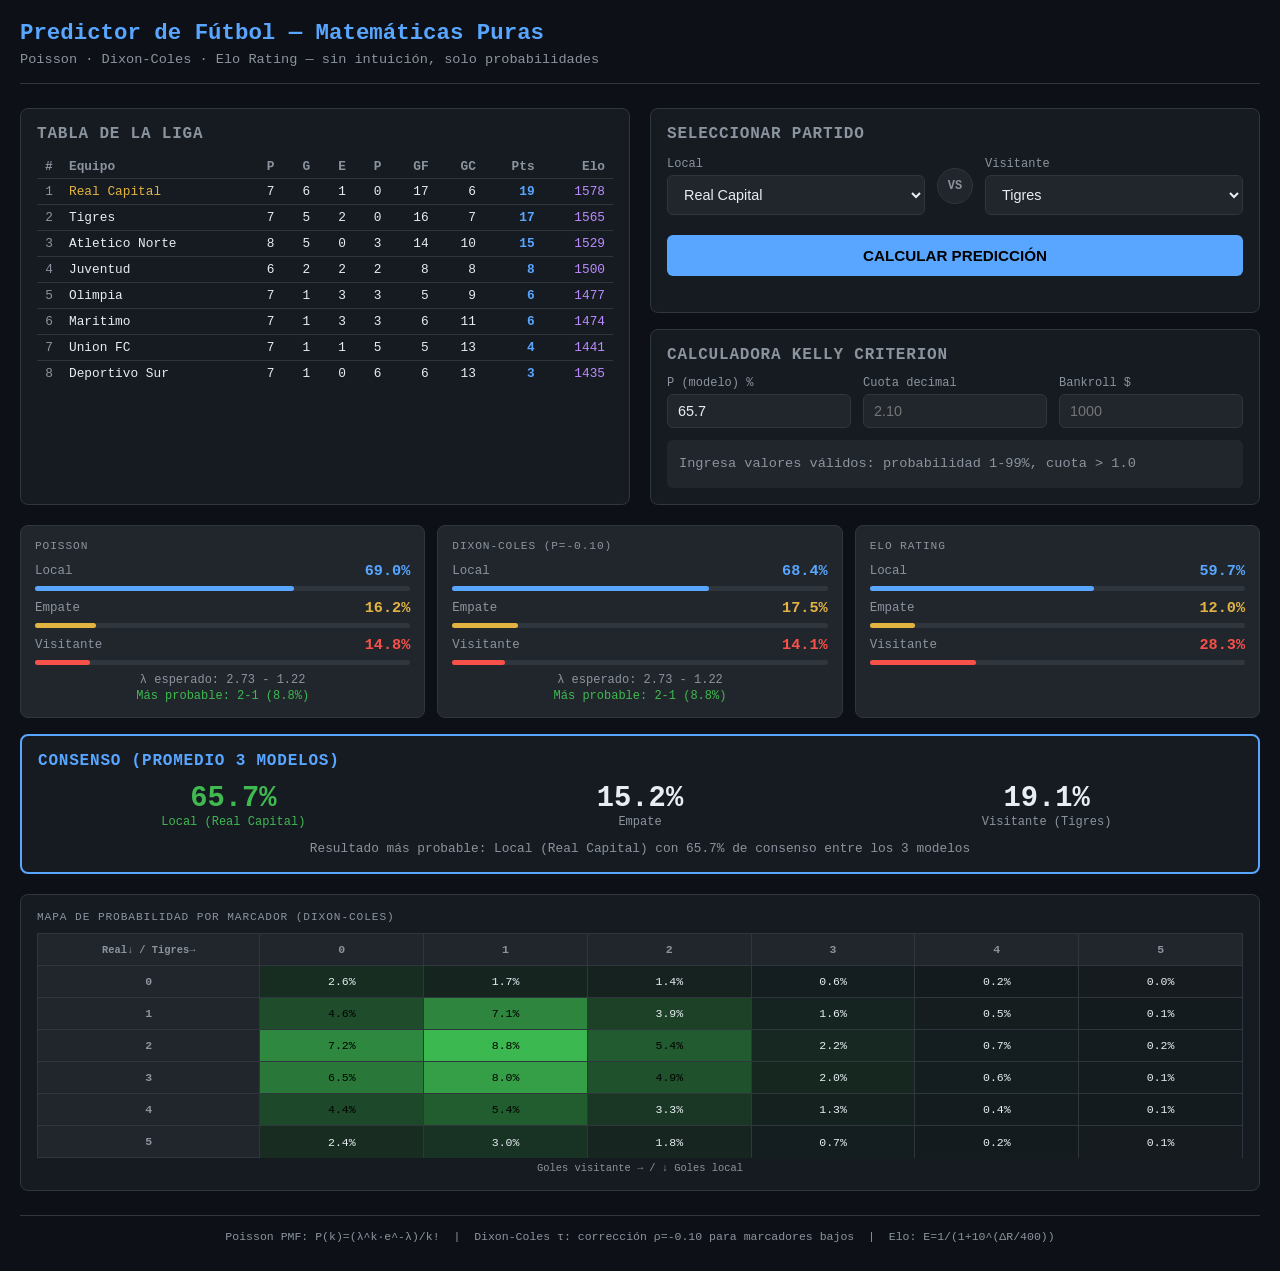
<file: football-predictor/predictor.html>
<!DOCTYPE html>
<html lang="es">
<head>
<meta charset="UTF-8">
<meta name="viewport" content="width=device-width, initial-scale=1.0">
<title>Predictor de Fútbol — Matemáticas Puras</title>
<style>
:root {
  --bg: #0d1117;
  --surface: #161b22;
  --surface2: #21262d;
  --border: #30363d;
  --text: #e6edf3;
  --muted: #8b949e;
  --green: #3fb950;
  --blue: #58a6ff;
  --orange: #d29922;
  --red: #f85149;
  --purple: #bc8cff;
  --yellow: #e3b341;
}
* { box-sizing: border-box; margin: 0; padding: 0; }
body {
  background: var(--bg);
  color: var(--text);
  font-family: -apple-system, BlinkMacSystemFont, 'Segoe UI', monospace;
  min-height: 100vh;
  padding: 20px;
  font-size: 14px;
}
h1 { font-size: 1.4rem; font-weight: 700; color: var(--blue); }
h2 { font-size: 1rem; font-weight: 600; color: var(--muted); letter-spacing: .05em; text-transform: uppercase; }
.header {
  border-bottom: 1px solid var(--border);
  padding-bottom: 16px;
  margin-bottom: 24px;
}
.header p { color: var(--muted); margin-top: 6px; font-size: 0.85rem; }
.grid2 { display: grid; grid-template-columns: 1fr 1fr; gap: 20px; margin-bottom: 20px; }
@media(max-width:700px){ .grid2 { grid-template-columns: 1fr; } }
.card {
  background: var(--surface);
  border: 1px solid var(--border);
  border-radius: 8px;
  padding: 16px;
}
.card h2 { margin-bottom: 12px; }

/* League table */
table { width: 100%; border-collapse: collapse; font-size: 0.8rem; }
th { color: var(--muted); font-weight: 600; padding: 4px 8px; text-align: right; border-bottom: 1px solid var(--border); }
th:first-child, th:nth-child(2) { text-align: left; }
td { padding: 5px 8px; text-align: right; border-bottom: 1px solid var(--border); }
td:first-child { text-align: center; color: var(--muted); width: 24px; }
td:nth-child(2) { text-align: left; font-weight: 500; }
tr:last-child td { border-bottom: none; }
tr:hover td { background: var(--surface2); }
.pts { font-weight: 700; color: var(--blue); }
.elo-val { color: var(--purple); }
.pos1 td:nth-child(2) { color: var(--yellow); }

/* Selector */
.selector-row {
  display: grid;
  grid-template-columns: 1fr auto 1fr;
  gap: 12px;
  align-items: center;
  margin-bottom: 20px;
}
.vs-badge {
  background: var(--surface2);
  border: 1px solid var(--border);
  border-radius: 50%;
  width: 36px; height: 36px;
  display: flex; align-items: center; justify-content: center;
  font-weight: 700; color: var(--muted); font-size: 0.75rem;
}
.team-select {
  width: 100%;
  background: var(--surface2);
  color: var(--text);
  border: 1px solid var(--border);
  border-radius: 6px;
  padding: 10px 12px;
  font-size: 0.9rem;
  cursor: pointer;
  outline: none;
}
.team-select:focus { border-color: var(--blue); }
label { color: var(--muted); font-size: 0.75rem; display: block; margin-bottom: 4px; }

.predict-btn {
  width: 100%;
  background: var(--blue);
  color: #000;
  border: none;
  border-radius: 6px;
  padding: 12px;
  font-size: 0.95rem;
  font-weight: 700;
  cursor: pointer;
  transition: opacity 0.15s;
  margin-bottom: 20px;
}
.predict-btn:hover { opacity: 0.85; }
.predict-btn:active { opacity: 0.7; }

/* Results */
.results-grid { display: grid; grid-template-columns: repeat(3,1fr); gap: 12px; margin-bottom: 16px; }
@media(max-width:700px){ .results-grid { grid-template-columns: 1fr; } }
.model-card {
  background: var(--surface2);
  border: 1px solid var(--border);
  border-radius: 8px;
  padding: 14px;
}
.model-card .model-name { color: var(--muted); font-size: 0.7rem; text-transform: uppercase; letter-spacing: .08em; margin-bottom: 10px; }
.outcome-row { display: flex; justify-content: space-between; align-items: center; margin-bottom: 6px; }
.outcome-label { color: var(--muted); font-size: 0.78rem; }
.outcome-pct { font-weight: 700; font-size: 0.95rem; }
.bar-bg { background: var(--border); border-radius: 3px; height: 5px; margin-bottom: 8px; }
.bar { height: 5px; border-radius: 3px; transition: width 0.4s ease; }
.bar-home { background: var(--blue); }
.bar-draw { background: var(--yellow); }
.bar-away { background: var(--red); }
.expected-score { color: var(--muted); font-size: 0.75rem; margin-top: 6px; text-align: center; }
.best-score { color: var(--green); font-size: 0.75rem; text-align: center; margin-top: 2px; }

/* Consensus */
.consensus-card {
  background: var(--surface);
  border: 2px solid var(--blue);
  border-radius: 8px;
  padding: 16px;
  margin-bottom: 20px;
}
.consensus-card h2 { color: var(--blue); margin-bottom: 12px; }
.consensus-bars { display: grid; grid-template-columns: repeat(3,1fr); gap: 16px; text-align: center; }
.consensus-item .big-pct { font-size: 1.8rem; font-weight: 800; }
.consensus-item .big-label { font-size: 0.75rem; color: var(--muted); }
.winner-highlight .big-pct { color: var(--green); }
.winner-highlight .big-label { color: var(--green); }

/* Score matrix */
.matrix-card { margin-bottom: 20px; }
.matrix-title { color: var(--muted); font-size: 0.7rem; text-transform: uppercase; letter-spacing: .08em; margin-bottom: 10px; }
.matrix-wrap { overflow-x: auto; }
.matrix-table { border-collapse: collapse; font-size: 0.72rem; }
.matrix-table td, .matrix-table th {
  width: 40px; height: 32px;
  text-align: center;
  border: 1px solid var(--border);
  font-weight: 500;
  transition: background 0.3s;
}
.matrix-table th { background: var(--surface2); color: var(--muted); font-weight: 600; }
.matrix-corner { background: var(--surface2) !important; color: var(--muted) !important; font-size: 0.65rem; }
.matrix-axis-label { font-size: 0.65rem; color: var(--muted); text-align: center; margin-top: 4px; }

/* Kelly */
.kelly-card { }
.kelly-grid { display: grid; grid-template-columns: 1fr 1fr 1fr; gap: 12px; margin-bottom: 12px; }
@media(max-width:600px){ .kelly-grid { grid-template-columns: 1fr 1fr; } }
.kelly-input-wrap { }
.kelly-input {
  width: 100%;
  background: var(--surface2);
  color: var(--text);
  border: 1px solid var(--border);
  border-radius: 6px;
  padding: 8px 10px;
  font-size: 0.9rem;
  outline: none;
}
.kelly-input:focus { border-color: var(--blue); }
.kelly-result {
  background: var(--surface2);
  border-radius: 6px;
  padding: 12px;
  margin-top: 10px;
  font-size: 0.85rem;
  line-height: 1.8;
}
.kelly-positive { color: var(--green); font-weight: 700; }
.kelly-negative { color: var(--red); font-weight: 700; }
.kelly-neutral  { color: var(--muted); }

/* Hidden */
.hidden { display: none; }

/* Footer */
.footer { color: var(--muted); font-size: 0.72rem; text-align: center; margin-top: 24px; border-top: 1px solid var(--border); padding-top: 14px; }
</style>
</head>
<body>

<div class="header">
  <h1>Predictor de Fútbol — Matemáticas Puras</h1>
  <p>Poisson · Dixon-Coles · Elo Rating — sin intuición, solo probabilidades</p>
</div>

<div class="grid2">
  <!-- League Table -->
  <div class="card">
    <h2>Tabla de la Liga</h2>
    <table id="leagueTable">
      <thead>
        <tr>
          <th>#</th><th>Equipo</th><th>P</th><th>G</th><th>E</th>
          <th>P</th><th>GF</th><th>GC</th><th>Pts</th><th>Elo</th>
        </tr>
      </thead>
      <tbody></tbody>
    </table>
  </div>

  <!-- Match Selector + Kelly -->
  <div>
    <div class="card" style="margin-bottom:16px">
      <h2 style="margin-bottom:14px">Seleccionar Partido</h2>
      <div class="selector-row">
        <div>
          <label>Local</label>
          <select id="homeTeam" class="team-select"></select>
        </div>
        <div class="vs-badge">VS</div>
        <div>
          <label>Visitante</label>
          <select id="awayTeam" class="team-select"></select>
        </div>
      </div>
      <button class="predict-btn" onclick="runPrediction()">CALCULAR PREDICCIÓN</button>
    </div>

    <div class="card kelly-card">
      <h2 style="margin-bottom:12px">Calculadora Kelly Criterion</h2>
      <div class="kelly-grid">
        <div class="kelly-input-wrap">
          <label>P (modelo) %</label>
          <input id="kellyP" type="number" class="kelly-input" placeholder="60" min="1" max="99" oninput="calcKelly()">
        </div>
        <div class="kelly-input-wrap">
          <label>Cuota decimal</label>
          <input id="kellyOdds" type="number" class="kelly-input" placeholder="2.10" step="0.01" oninput="calcKelly()">
        </div>
        <div class="kelly-input-wrap">
          <label>Bankroll $</label>
          <input id="kellyBank" type="number" class="kelly-input" placeholder="1000" oninput="calcKelly()">
        </div>
      </div>
      <div id="kellyResult" class="kelly-result kelly-neutral">
        Ingresa la probabilidad del modelo, la cuota del mercado y tu bankroll.
      </div>
    </div>
  </div>
</div>

<!-- Results (hidden until prediction) -->
<div id="resultsSection" class="hidden">

  <div class="results-grid" id="modelsGrid">
    <!-- Filled by JS -->
  </div>

  <div class="consensus-card" id="consensusCard">
    <h2>CONSENSO (promedio 3 modelos)</h2>
    <div class="consensus-bars" id="consensusBars"></div>
    <div style="text-align:center;margin-top:12px;font-size:0.8rem;color:var(--muted)" id="consensusNote"></div>
  </div>

  <div class="card matrix-card">
    <div class="matrix-title">Mapa de probabilidad por marcador (Dixon-Coles)</div>
    <div class="matrix-wrap">
      <table class="matrix-table" id="scoreMatrix"></table>
    </div>
    <div class="matrix-axis-label">Goles visitante →  /  ↓ Goles local</div>
  </div>
</div>

<div class="footer">
  Poisson PMF: P(k)=(λ^k·e^-λ)/k! &nbsp;|&nbsp;
  Dixon-Coles τ: corrección ρ=-0.10 para marcadores bajos &nbsp;|&nbsp;
  Elo: E=1/(1+10^(ΔR/400))
</div>

<script>
// ─── DATA ───────────────────────────────────────────────────────────────────
const SEASON_RESULTS = [
  ["Atletico Norte","Deportivo Sur",2,1],
  ["Real Capital","Union FC",3,0],
  ["Olimpia","Tigres",1,1],
  ["Juventud","Maritimo",2,2],
  ["Deportivo Sur","Real Capital",0,2],
  ["Union FC","Olimpia",1,2],
  ["Tigres","Atletico Norte",3,2],
  ["Maritimo","Juventud",1,0],
  ["Atletico Norte","Real Capital",1,3],
  ["Deportivo Sur","Olimpia",2,0],
  ["Union FC","Tigres",0,1],
  ["Juventud","Atletico Norte",2,1],
  ["Real Capital","Olimpia",2,1],
  ["Tigres","Maritimo",4,1],
  ["Atletico Norte","Union FC",3,1],
  ["Deportivo Sur","Juventud",1,2],
  ["Olimpia","Maritimo",0,0],
  ["Real Capital","Tigres",2,2],
  ["Union FC","Deportivo Sur",2,1],
  ["Maritimo","Atletico Norte",0,1],
  ["Juventud","Real Capital",1,2],
  ["Tigres","Deportivo Sur",3,0],
  ["Atletico Norte","Olimpia",2,0],
  ["Maritimo","Union FC",1,1],
  ["Deportivo Sur","Tigres",1,2],
  ["Olimpia","Juventud",1,1],
  ["Real Capital","Maritimo",3,1],
  ["Union FC","Atletico Norte",0,2],
];

const TEAMS = ["Atletico Norte","Real Capital","Olimpia","Tigres","Juventud","Deportivo Sur","Union FC","Maritimo"];

// ─── STATS ──────────────────────────────────────────────────────────────────
function computeStats() {
  const s = {};
  TEAMS.forEach(t => s[t] = {name:t,played:0,scored:0,conceded:0,wins:0,draws:0,losses:0});
  for(const [h,a,hg,ag] of SEASON_RESULTS){
    s[h].played++; s[a].played++;
    s[h].scored+=hg; s[a].scored+=ag;
    s[h].conceded+=ag; s[a].conceded+=hg;
    if(hg>ag){s[h].wins++;s[a].losses++;}
    else if(hg===ag){s[h].draws++;s[a].draws++;}
    else{s[a].wins++;s[h].losses++;}
  }
  return s;
}

function leagueAverages(){
  let homeG=0,awayG=0;
  for(const [,, hg,ag] of SEASON_RESULTS){homeG+=hg;awayG+=ag;}
  const n=SEASON_RESULTS.length;
  return {home:homeG/n, away:awayG/n};
}

// ─── ELO ────────────────────────────────────────────────────────────────────
const ELO = {};
const K = 20, HOME_BONUS = 100, DRAW_BAND = 0.12;

function initElo(){
  TEAMS.forEach(t => ELO[t] = 1500);
  for(const [h,a,hg,ag] of SEASON_RESULTS){
    const rHeff = ELO[h] + HOME_BONUS;
    const eH = 1/(1+Math.pow(10,(ELO[a]-rHeff)/400));
    let sH,sA;
    if(hg>ag){sH=1;sA=0;}
    else if(hg===ag){sH=0.5;sA=0.5;}
    else{sH=0;sA=1;}
    const diff = Math.abs(hg-ag);
    const kScaled = K * (1 + Math.log1p(diff)*0.5);
    ELO[h] += kScaled*(sH-eH);
    ELO[a] += kScaled*(sA-(1-eH));
  }
}

function eloProbs(homeTeam, awayTeam){
  const rH = ELO[homeTeam]+HOME_BONUS;
  const rA = ELO[awayTeam];
  const eH = 1/(1+Math.pow(10,(rA-rH)/400));
  const half = DRAW_BAND/2;
  let hw = Math.max(0, eH-half);
  let aw = Math.max(0, 1-eH-half);
  let d  = DRAW_BAND;
  const tot = hw+d+aw;
  return {hw:hw/tot, d:d/tot, aw:aw/tot};
}

// ─── POISSON ─────────────────────────────────────────────────────────────────
function poissonPMF(k, lam){
  if(lam<=0) return k===0?1:0;
  let logP = -lam + k*Math.log(lam);
  for(let i=2;i<=k;i++) logP -= Math.log(i);
  return Math.exp(logP);
}

function tau(x,y,lam,mu,rho){
  if(x===0&&y===0) return 1-lam*mu*rho;
  if(x===1&&y===0) return 1+mu*rho;
  if(x===0&&y===1) return 1+lam*rho;
  if(x===1&&y===1) return 1-rho;
  return 1;
}

const HOME_ADV=1.35, RHO=-0.10, MAX_G=9;

function predictPoisson(hAtk,hDef,aAtk,aDef,avgs){
  const lam = hAtk*aDef*HOME_ADV*avgs.home;
  const mu  = aAtk*hDef*avgs.away;
  let hw=0,d=0,aw=0;
  const matrix={};
  for(let h=0;h<=MAX_G;h++){
    const pH=poissonPMF(h,lam);
    for(let a=0;a<=MAX_G;a++){
      const p=pH*poissonPMF(a,mu);
      matrix[`${h}-${a}`]=p;
      if(h>a)hw+=p; else if(h===a)d+=p; else aw+=p;
    }
  }
  return {hw,d,aw,lam,mu,matrix};
}

function predictDixonColes(hAtk,hDef,aAtk,aDef,avgs){
  const lam = hAtk*aDef*HOME_ADV*avgs.home;
  const mu  = aAtk*hDef*avgs.away;
  let hw=0,d=0,aw=0,tot=0;
  const matrix={};
  for(let h=0;h<=MAX_G;h++){
    const pH=poissonPMF(h,lam);
    for(let a=0;a<=MAX_G;a++){
      const p=pH*poissonPMF(a,mu)*tau(h,a,lam,mu,RHO);
      matrix[`${h}-${a}`]=p;
      tot+=p;
      if(h>a)hw+=p; else if(h===a)d+=p; else aw+=p;
    }
  }
  // normalize
  const norm={};
  for(const k in matrix) norm[k]=matrix[k]/tot;
  return {hw:hw/tot,d:d/tot,aw:aw/tot,lam,mu,matrix:norm};
}

function teamIndices(stats,team,leagueAvg){
  const s=stats[team];
  const avgSc = s.scored/s.played;
  const avgCo = s.conceded/s.played;
  return {atk:avgSc/leagueAvg, def:avgCo/leagueAvg};
}

// ─── INIT ────────────────────────────────────────────────────────────────────
const STATS = computeStats();
const AVGS  = leagueAverages();
const LEAGUE_AVG_ALL = (AVGS.home+AVGS.away)/1; // used for indices base
initElo();

// populate selects
const sel1 = document.getElementById('homeTeam');
const sel2 = document.getElementById('awayTeam');
const sorted = Object.values(STATS).sort((a,b)=>
  (b.wins*3+b.draws)-(a.wins*3+a.draws)
).map(s=>s.name);

sorted.forEach((t,i)=>{
  const o1=new Option(t,t); const o2=new Option(t,t);
  if(i===0) o1.selected=true;
  if(i===1) o2.selected=true;
  sel1.appendChild(o1); sel2.appendChild(o2);
});

// ─── LEAGUE TABLE ────────────────────────────────────────────────────────────
function buildLeagueTable(){
  const rows = Object.values(STATS).sort((a,b)=>{
    const ptA=a.wins*3+a.draws, ptB=b.wins*3+b.draws;
    if(ptB!==ptA) return ptB-ptA;
    return (b.scored-b.conceded)-(a.scored-a.conceded);
  });
  const tbody = document.querySelector('#leagueTable tbody');
  rows.forEach((s,i)=>{
    const gd=(s.scored-s.conceded>=0?'+':'')+( s.scored-s.conceded);
    const tr=document.createElement('tr');
    if(i===0) tr.classList.add('pos1');
    tr.innerHTML=`<td>${i+1}</td><td>${s.name}</td><td>${s.played}</td>
      <td>${s.wins}</td><td>${s.draws}</td><td>${s.losses}</td>
      <td>${s.scored}</td><td>${s.conceded}</td>
      <td class="pts">${s.wins*3+s.draws}</td>
      <td class="elo-val">${Math.round(ELO[s.name])}</td>`;
    tbody.appendChild(tr);
  });
}
buildLeagueTable();

// ─── PREDICTION ──────────────────────────────────────────────────────────────
function runPrediction(){
  const home = sel1.value;
  const away = sel2.value;
  if(home===away){ alert('Selecciona equipos diferentes'); return; }

  const leagueAvg = (AVGS.home+AVGS.away)/2;
  const hIdx = teamIndices(STATS,home,leagueAvg);
  const aIdx = teamIndices(STATS,away,leagueAvg);

  const poisson = predictPoisson(hIdx.atk,hIdx.def,aIdx.atk,aIdx.def,AVGS);
  const dc      = predictDixonColes(hIdx.atk,hIdx.def,aIdx.atk,aIdx.def,AVGS);
  const elo     = eloProbs(home,away);

  renderModels(home,away,poisson,dc,elo);
  renderConsensus(home,away,poisson,dc,elo);
  renderMatrix(dc.matrix,home,away);
  document.getElementById('resultsSection').classList.remove('hidden');

  // auto-fill Kelly with consensus home win prob
  const avgHW = (poisson.hw+dc.hw+elo.hw)/3;
  document.getElementById('kellyP').value = (avgHW*100).toFixed(1);
  calcKelly();
}

function pct(v){ return (v*100).toFixed(1)+'%'; }

function renderModels(home,away,poisson,dc,elo){
  const grid=document.getElementById('modelsGrid');
  grid.innerHTML='';
  const models=[
    {name:'Poisson',data:poisson,hasScore:true},
    {name:'Dixon-Coles (ρ=-0.10)',data:dc,hasScore:true},
    {name:'Elo Rating',data:elo,hasScore:false},
  ];
  for(const m of models){
    const {hw,d,aw} = m.data;
    let extra='';
    if(m.hasScore){
      const best=bestScore(m.data.matrix);
      const sc = m.data.lam.toFixed(2)+' - '+m.data.mu.toFixed(2);
      extra=`<div class="expected-score">λ esperado: ${sc}</div>
             <div class="best-score">Más probable: ${best.score} (${(best.p*100).toFixed(1)}%)</div>`;
    }
    const card=document.createElement('div');
    card.className='model-card';
    card.innerHTML=`
      <div class="model-name">${m.name}</div>
      <div class="outcome-row"><span class="outcome-label">Local</span><span class="outcome-pct" style="color:var(--blue)">${pct(hw)}</span></div>
      <div class="bar-bg"><div class="bar bar-home" style="width:${hw*100}%"></div></div>
      <div class="outcome-row"><span class="outcome-label">Empate</span><span class="outcome-pct" style="color:var(--yellow)">${pct(d)}</span></div>
      <div class="bar-bg"><div class="bar bar-draw" style="width:${d*100}%"></div></div>
      <div class="outcome-row"><span class="outcome-label">Visitante</span><span class="outcome-pct" style="color:var(--red)">${pct(aw)}</span></div>
      <div class="bar-bg"><div class="bar bar-away" style="width:${aw*100}%"></div></div>
      ${extra}`;
    grid.appendChild(card);
  }
}

function bestScore(matrix){
  let best={score:'0-0',p:0};
  for(const k in matrix){ if(matrix[k]>best.p){best={score:k,p:matrix[k]};} }
  return best;
}

function renderConsensus(home,away,poisson,dc,elo){
  const hw=(poisson.hw+dc.hw+elo.hw)/3;
  const d=(poisson.d+dc.d+elo.d)/3;
  const aw=(poisson.aw+dc.aw+elo.aw)/3;
  const items=[
    {label:`Local (${home})`,v:hw},
    {label:'Empate',v:d},
    {label:`Visitante (${away})`,v:aw},
  ];
  const maxV=Math.max(hw,d,aw);
  const container=document.getElementById('consensusBars');
  container.innerHTML='';
  items.forEach(it=>{
    const div=document.createElement('div');
    div.className='consensus-item'+(it.v===maxV?' winner-highlight':'');
    div.innerHTML=`<div class="big-pct">${(it.v*100).toFixed(1)}%</div>
                   <div class="big-label">${it.label}</div>`;
    container.appendChild(div);
  });
  const best=items.find(i=>i.v===maxV);
  document.getElementById('consensusNote').textContent=
    `Resultado más probable: ${best.label} con ${(best.v*100).toFixed(1)}% de consenso entre los 3 modelos`;
}

function renderMatrix(matrix,home,away){
  const SHOW=6; // 0-5
  const maxP=Math.max(...Object.values(matrix));
  const table=document.getElementById('scoreMatrix');
  table.innerHTML='';

  // header row
  const thead=document.createElement('tr');
  const corner=document.createElement('th');
  corner.className='matrix-corner';
  corner.textContent=`${home.split(' ')[0]}↓ / ${away.split(' ')[0]}→`;
  thead.appendChild(corner);
  for(let a=0;a<SHOW;a++){
    const th=document.createElement('th'); th.textContent=a; thead.appendChild(th);
  }
  table.appendChild(thead);

  for(let h=0;h<SHOW;h++){
    const tr=document.createElement('tr');
    const th=document.createElement('th'); th.textContent=h; tr.appendChild(th);
    for(let a=0;a<SHOW;a++){
      const p=matrix[`${h}-${a}`]||0;
      const intensity=p/maxP;
      const td=document.createElement('td');
      const r=Math.round(59+(1-intensity)*(13-59));
      const g=Math.round(185+(1-intensity)*(27-185));
      const b=Math.round(80+(1-intensity)*(17-80));
      td.style.background=`rgba(${r},${g},${b},${0.15+intensity*0.85})`;
      td.style.color=intensity>0.5?'#000':'var(--text)';
      td.textContent=(p*100).toFixed(1)+'%';
      tr.appendChild(td);
    }
    table.appendChild(tr);
  }
}

// ─── KELLY ───────────────────────────────────────────────────────────────────
function calcKelly(){
  const p=parseFloat(document.getElementById('kellyP').value)/100;
  const odds=parseFloat(document.getElementById('kellyOdds').value);
  const bank=parseFloat(document.getElementById('kellyBank').value)||0;
  const el=document.getElementById('kellyResult');
  if(isNaN(p)||isNaN(odds)||p<=0||p>=1||odds<=1){
    el.className='kelly-result kelly-neutral';
    el.innerHTML='Ingresa valores válidos: probabilidad 1-99%, cuota &gt; 1.0';
    return;
  }
  const q=1-p;
  const b=odds-1;
  const kelly=(b*p-q)/b;
  const fairOdds=1/p;
  const edge=(p*odds-1)*100;
  const quarter=kelly/4;
  const betAmt=quarter*bank;

  if(kelly<=0){
    el.className='kelly-result kelly-negative';
    el.innerHTML=`
      <b>Sin valor matemático</b><br>
      Cuota justa: <b>${fairOdds.toFixed(2)}</b> &nbsp;|&nbsp; Cuota mercado: <b>${odds}</b><br>
      Edge: <span style="color:var(--red)">${edge.toFixed(1)}%</span> — el mercado cobra más de lo que vale.<br>
      <span style="color:var(--muted)">No apostar según Kelly.</span>
    `;
  } else {
    el.className='kelly-result kelly-positive';
    el.innerHTML=`
      <b>Hay valor matemático</b><br>
      Cuota justa: <b>${fairOdds.toFixed(2)}</b> &nbsp;|&nbsp; Cuota mercado: <b>${odds}</b><br>
      Edge: <span style="color:var(--green)">+${edge.toFixed(1)}%</span><br>
      Kelly completo: <b>${(kelly*100).toFixed(1)}%</b> del bankroll (agresivo)<br>
      ¼ Kelly (recomendado): <b>${(quarter*100).toFixed(1)}%</b>${bank?` = <b>$${betAmt.toFixed(2)}</b>`:''}
    `;
  }
}

// Run initial prediction
runPrediction();
</script>
</body>
</html>
</file>
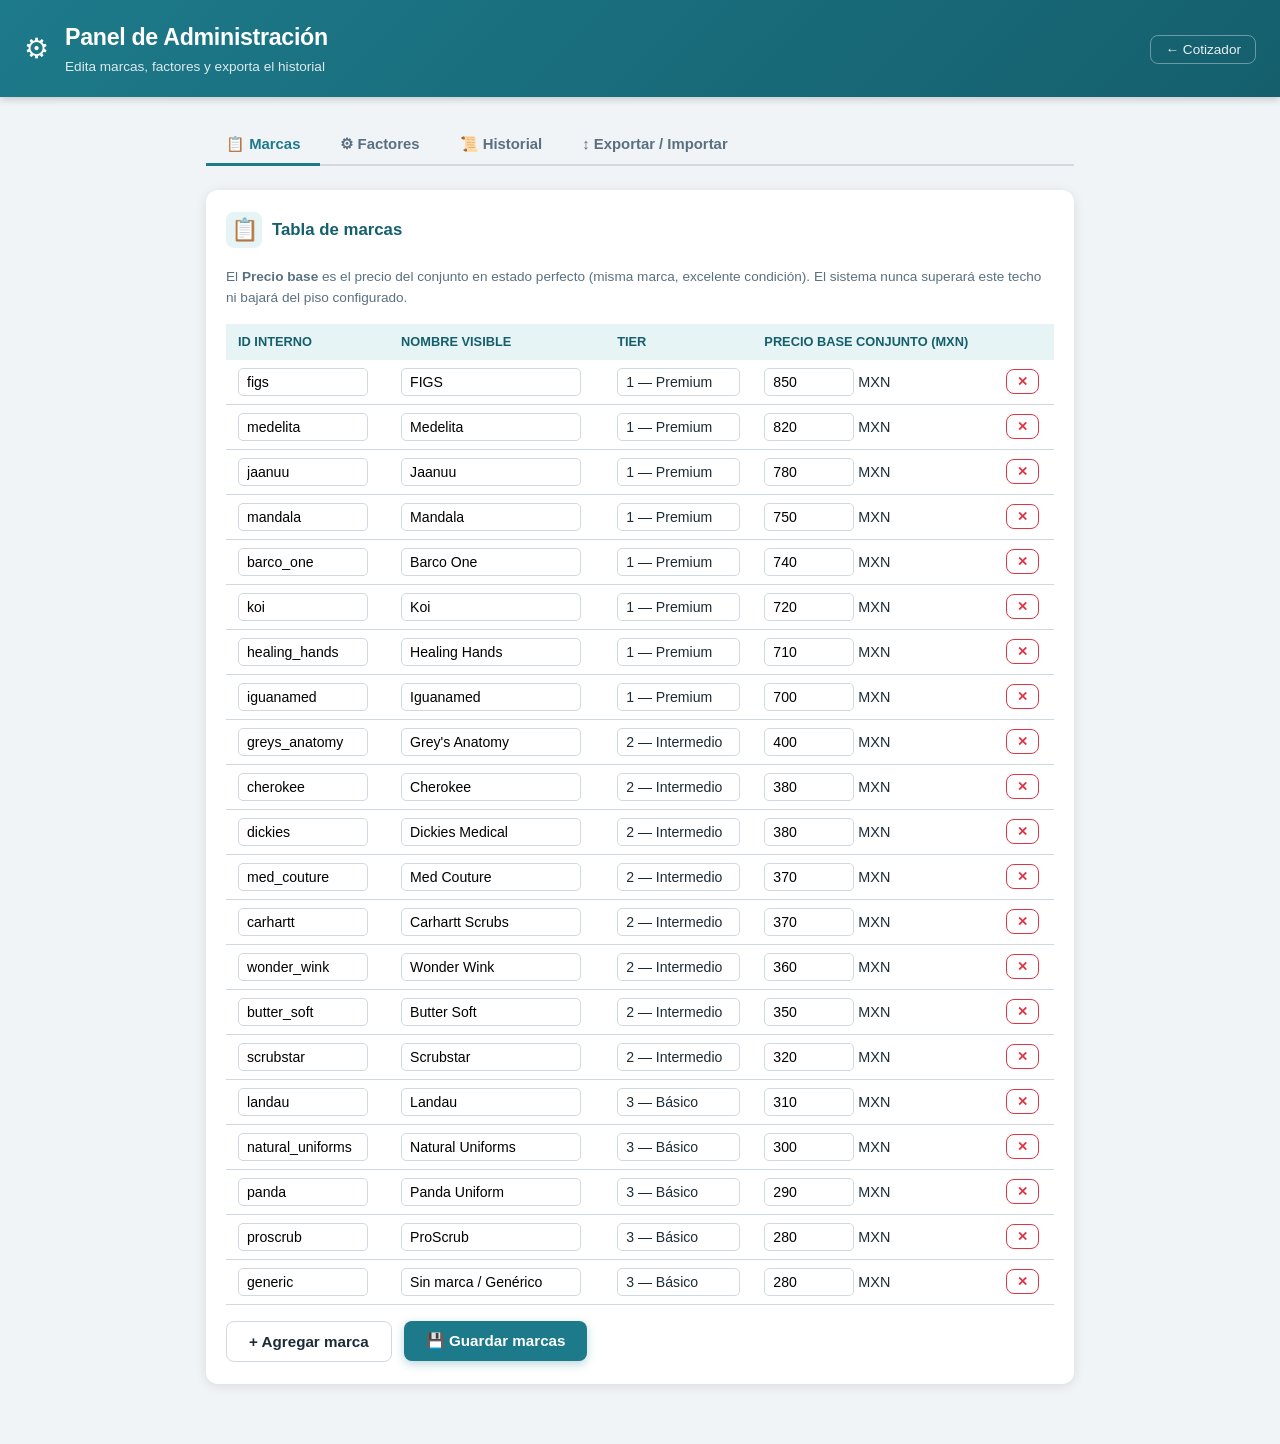
<file: scrubs-pricing-tool/admin.html>
<!DOCTYPE html>
<html lang="es">
<head>
  <meta charset="UTF-8">
  <meta name="viewport" content="width=device-width, initial-scale=1.0">
  <title>Admin — Cotizador de Scrubs</title>
  <link rel="stylesheet" href="style.css">
</head>
<body>

<header class="site-header">
  <div class="logo">⚙</div>
  <div>
    <h1>Panel de Administración</h1>
    <p>Edita marcas, factores y exporta el historial</p>
  </div>
  <nav class="header-nav">
    <a href="index.html">← Cotizador</a>
  </nav>
</header>

<main class="container">

  <!-- Tabs -->
  <div class="tabs">
    <button class="tab-btn active" data-tab="brands">📋 Marcas</button>
    <button class="tab-btn" data-tab="factors">⚙ Factores</button>
    <button class="tab-btn" data-tab="history">📜 Historial</button>
    <button class="tab-btn" data-tab="io">↕ Exportar / Importar</button>
  </div>

  <!-- ── Panel: Marcas ──────────────────────────────────────────────────── -->
  <div id="panel-brands" class="tab-panel active">
    <div class="card">
      <div class="card-header">
        <div class="card-icon">📋</div>
        <h2>Tabla de marcas</h2>
      </div>

      <p class="text-muted" style="margin-bottom:16px">
        El <strong>Precio base</strong> es el precio del conjunto en estado perfecto (misma marca, excelente condición).
        El sistema nunca superará este techo ni bajará del piso configurado.
      </p>

      <div id="brand-alert" class="alert alert-success" hidden></div>

      <div style="overflow-x:auto">
        <table class="brand-table">
          <thead>
            <tr>
              <th>ID interno</th>
              <th>Nombre visible</th>
              <th>Tier</th>
              <th>Precio base conjunto (MXN)</th>
              <th></th>
            </tr>
          </thead>
          <tbody id="brand-tbody"></tbody>
        </table>
      </div>

      <div class="action-bar mt-4">
        <button id="btn-add-brand" class="btn btn-secondary">+ Agregar marca</button>
        <button id="btn-save-brands" class="btn btn-primary">💾 Guardar marcas</button>
      </div>
    </div>
  </div>

  <!-- ── Panel: Factores ────────────────────────────────────────────────── -->
  <div id="panel-factors" class="tab-panel">
    <div class="card">
      <div class="card-header">
        <div class="card-icon">⚙</div>
        <h2>Factores de ajuste</h2>
      </div>

      <div id="factors-alert" class="alert alert-success" hidden></div>

      <div class="factor-grid">
        <div class="factor-field">
          <label for="factor-mixed">FM — Marcas distintas</label>
          <input type="number" id="factor-mixed" min="0" max="1" step="0.01">
          <p class="factor-hint">Multiplicador cuando filipina y pantalón son de marcas diferentes (ej. 0.90 = −10 %)</p>
        </div>
        <div class="factor-field">
          <label for="factor-loose">FS — Pieza suelta</label>
          <input type="number" id="factor-loose" min="0" max="1" step="0.01">
          <p class="factor-hint">Multiplicador cuando se vende una sola prenda (ej. 0.65)</p>
        </div>
        <div class="factor-field">
          <label for="floor-set">Piso mínimo — Conjunto (MXN)</label>
          <input type="number" id="floor-set" min="0" step="10">
          <p class="factor-hint">Ningún conjunto se vende por menos de este precio</p>
        </div>
        <div class="factor-field">
          <label for="floor-piece">Piso mínimo — Pieza suelta (MXN)</label>
          <input type="number" id="floor-piece" min="0" step="10">
          <p class="factor-hint">Ninguna pieza suelta se vende por menos de este precio</p>
        </div>
        <div class="factor-field">
          <label for="round-to">Redondeo (MXN)</label>
          <input type="number" id="round-to" min="1" step="5">
          <p class="factor-hint">El precio final se redondea al múltiplo más cercano (ej. 10)</p>
        </div>
      </div>

      <div class="section-divider mt-6">Tabla de condición (FC)</div>
      <p class="text-muted" style="margin-bottom:12px">
        El puntaje promedio del conjunto se compara con estos umbrales de mayor a menor.
        El primer umbral que se cumpla determina el factor de condición.
      </p>

      <div style="overflow-x:auto">
        <table class="brand-table">
          <thead>
            <tr>
              <th>Puntaje mínimo (≥)</th>
              <th>Factor FC</th>
              <th>Etiqueta</th>
              <th></th>
            </tr>
          </thead>
          <tbody id="threshold-tbody"></tbody>
        </table>
      </div>

      <div class="action-bar mt-4">
        <button id="btn-add-threshold" class="btn btn-secondary">+ Agregar umbral</button>
        <button id="btn-save-factors" class="btn btn-primary">💾 Guardar factores</button>
        <button id="btn-reset-config" class="btn btn-danger" style="margin-left:auto">
          ↺ Restaurar por defecto
        </button>
      </div>
    </div>
  </div>

  <!-- ── Panel: Historial ──────────────────────────────────────────────── -->
  <div id="panel-history" class="tab-panel">
    <div class="card">
      <div class="card-header">
        <div class="card-icon">📜</div>
        <h2>Historial de cotizaciones</h2>
      </div>

      <div id="admin-history-list" style="overflow-x:auto"></div>

      <div class="action-bar mt-4">
        <button id="btn-export-history" class="btn btn-secondary">⬇ Exportar CSV</button>
        <button id="btn-clear-admin-history" class="btn btn-danger">Limpiar historial</button>
      </div>
    </div>
  </div>

  <!-- ── Panel: Exportar / Importar ─────────────────────────────────────── -->
  <div id="panel-io" class="tab-panel">
    <div class="card">
      <div class="card-header">
        <div class="card-icon">↕</div>
        <h2>Exportar / Importar configuración</h2>
      </div>

      <p class="text-muted" style="margin-bottom:20px">
        Guarda la configuración actual (marcas y factores) como un archivo JSON que puedes
        editar con cualquier editor de texto y volver a cargar aquí.
      </p>

      <div id="import-alert" class="alert" hidden></div>

      <div class="factor-grid">
        <div class="factor-field">
          <label>Exportar configuración</label>
          <button id="btn-export" class="btn btn-primary" style="width:100%;justify-content:center;margin-top:4px">
            ⬇ Descargar scrubs-config.json
          </button>
          <p class="factor-hint">Descarga la configuración activa como JSON</p>
        </div>
        <div class="factor-field">
          <label>Importar configuración</label>
          <button id="btn-import" class="btn btn-secondary" style="width:100%;justify-content:center;margin-top:4px">
            ⬆ Cargar JSON
          </button>
          <input type="file" id="import-file" accept=".json" hidden>
          <p class="factor-hint">Reemplaza la configuración actual con el archivo seleccionado</p>
        </div>
      </div>

      <div class="section-divider mt-6">Formato del archivo JSON</div>
      <pre style="background:var(--c-bg);border-radius:8px;padding:16px;font-size:.78rem;overflow-x:auto;line-height:1.6">{
  "brands": [
    { "id": "figs", "name": "FIGS", "tier": 1, "basePrice": 850 },
    ...
  ],
  "factors": {
    "mixedBrands": 0.90,
    "loosePiece": 0.65,
    "conditionThresholds": [
      { "minScore": 3.5, "factor": 1.00, "label": "Excelente" },
      { "minScore": 3.0, "factor": 0.95, "label": "Muy bueno" },
      { "minScore": 2.5, "factor": 0.88, "label": "Bueno" },
      { "minScore": 2.0, "factor": 0.80, "label": "Regular" },
      { "minScore": 0.0, "factor": 0.70, "label": "Deteriorado" }
    ]
  },
  "floors": { "set": 280, "piece": 160 },
  "roundTo": 10
}</pre>
    </div>
  </div>

</main>

<script src="config.js"></script>
<script src="admin.js"></script>
</body>
</html>
</file>
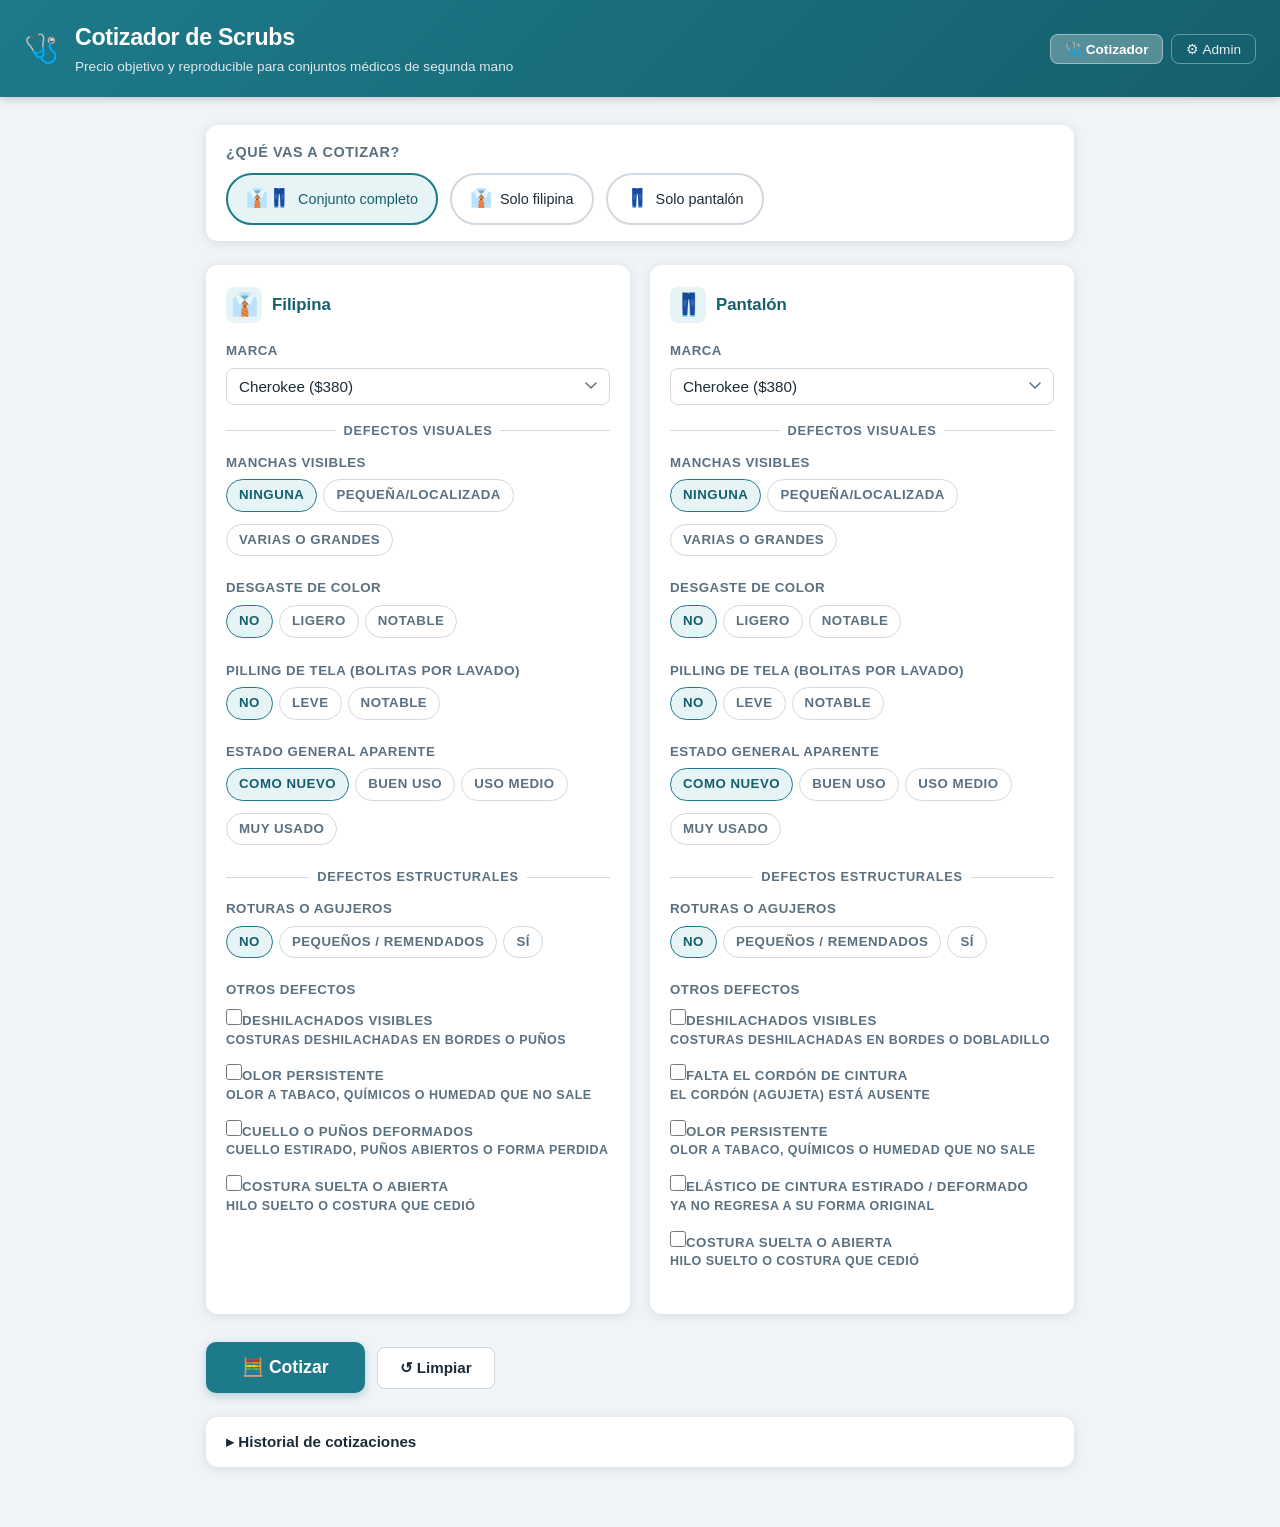
<file: scrubs-pricing-tool/cotizador-scrubs.html>
<!DOCTYPE html>
<html lang="es">
<head>
<meta charset="UTF-8">
<meta name="viewport" content="width=device-width, initial-scale=1.0">
<title>Cotizador de Scrubs</title>
<style>
/* ─── Variables ─────────────────────────────────────────────────────────── */
:root {
  --c-primary:#1D7A8A; --c-primary-dk:#155f6d; --c-primary-lt:#e6f4f6;
  --c-accent:#C05C8A; --c-success:#2E9E6B; --c-warn:#D97706; --c-danger:#DC3545;
  --c-bg:#F0F4F7; --c-surface:#FFFFFF; --c-border:#D1D9E0;
  --c-text:#1C2B36; --c-text-muted:#5A7080; --c-text-on-pri:#FFFFFF;
  --r-card:12px; --r-btn:8px;
  --shadow:0 2px 12px rgba(0,0,0,.10); --shadow-lg:0 6px 24px rgba(0,0,0,.14);
  --font:-apple-system,BlinkMacSystemFont,"Segoe UI",Roboto,"Helvetica Neue",Arial,sans-serif;
}
*,*::before,*::after { box-sizing:border-box; margin:0; padding:0; }
html { scroll-behavior:smooth; }
body { font-family:var(--font); background:var(--c-bg); color:var(--c-text); min-height:100vh; font-size:15px; line-height:1.55; }

/* ─── Header ────────────────────────────────────────────────────────────── */
.site-header { background:linear-gradient(135deg,var(--c-primary) 0%,var(--c-primary-dk) 100%); color:var(--c-text-on-pri); padding:20px 24px; display:flex; align-items:center; gap:16px; box-shadow:0 2px 8px rgba(0,0,0,.2); }
.site-header .logo { font-size:28px; line-height:1; }
.site-header h1 { font-size:1.45rem; font-weight:700; letter-spacing:-.3px; }
.site-header p { font-size:.85rem; opacity:.85; }
.header-nav { margin-left:auto; display:flex; gap:8px; }
.header-nav button { color:var(--c-text-on-pri); background:none; font-family:var(--font); font-size:.85rem; opacity:.9; padding:6px 14px; border:1px solid rgba(255,255,255,.4); border-radius:var(--r-btn); transition:background .15s; cursor:pointer; }
.header-nav button:hover { background:rgba(255,255,255,.15); }
.header-nav button.active { background:rgba(255,255,255,.28); opacity:1; font-weight:700; }

/* ─── Layout ────────────────────────────────────────────────────────────── */
.container { max-width:900px; margin:0 auto; padding:28px 16px 60px; }
.grid-2 { display:grid; grid-template-columns:1fr 1fr; gap:20px; }
@media (max-width:640px) { .grid-2 { grid-template-columns:1fr; } }

/* ─── Cards ─────────────────────────────────────────────────────────────── */
.card { background:var(--c-surface); border-radius:var(--r-card); box-shadow:var(--shadow); padding:22px 20px; transition:opacity .25s,filter .25s; }
.card.card-faded { opacity:.42; filter:grayscale(.4); pointer-events:none; }
.card-header { display:flex; align-items:center; gap:10px; margin-bottom:18px; }
.card-icon { font-size:22px; width:36px; height:36px; display:flex; align-items:center; justify-content:center; background:var(--c-primary-lt); border-radius:8px; }
.card-header h2 { font-size:1.05rem; font-weight:700; color:var(--c-primary-dk); }

/* ─── Mode toggle ───────────────────────────────────────────────────────── */
.mode-toggle { background:var(--c-surface); border-radius:var(--r-card); box-shadow:var(--shadow); padding:16px 20px; margin-bottom:24px; }
.mode-toggle h3 { font-size:.9rem; color:var(--c-text-muted); margin-bottom:10px; text-transform:uppercase; letter-spacing:.6px; font-weight:600; }
.mode-options { display:flex; gap:12px; flex-wrap:wrap; }
.mode-option { cursor:pointer; display:flex; align-items:center; gap:8px; padding:10px 18px; border:2px solid var(--c-border); border-radius:40px; font-weight:500; font-size:.9rem; transition:border-color .15s,background .15s,color .15s; }
.mode-option input[type="radio"] { display:none; }
.mode-option:has(input:checked) { border-color:var(--c-primary); background:var(--c-primary-lt); color:var(--c-primary-dk); }
.mode-option .mode-icon { font-size:18px; }

/* ─── Form ──────────────────────────────────────────────────────────────── */
.field-group { margin-bottom:16px; }
.field-group label,.field-label { display:block; font-size:.83rem; font-weight:600; color:var(--c-text-muted); text-transform:uppercase; letter-spacing:.5px; margin-bottom:6px; }
select { width:100%; padding:9px 12px; border:1.5px solid var(--c-border); border-radius:var(--r-btn); font-family:var(--font); font-size:.95rem; background:var(--c-surface); color:var(--c-text); cursor:pointer; transition:border-color .15s; appearance:none; background-image:url("data:image/svg+xml,%3Csvg xmlns='http://www.w3.org/2000/svg' width='12' height='8' viewBox='0 0 12 8'%3E%3Cpath d='M1 1l5 5 5-5' stroke='%235A7080' stroke-width='1.5' fill='none' stroke-linecap='round'/%3E%3C/svg%3E"); background-repeat:no-repeat; background-position:right 12px center; padding-right:34px; }
select:focus { outline:none; border-color:var(--c-primary); box-shadow:0 0 0 3px rgba(29,122,138,.15); }
.radio-group { display:flex; gap:6px; flex-wrap:wrap; }
.radio-option { cursor:pointer; font-size:.83rem; padding:5px 12px; border:1.5px solid var(--c-border); border-radius:20px; color:var(--c-text-muted); transition:border-color .13s,background .13s,color .13s; white-space:nowrap; }
.radio-option input[type="radio"] { display:none; }
.radio-option:has(input:checked) { border-color:var(--c-primary); background:var(--c-primary-lt); color:var(--c-primary-dk); font-weight:600; }
.check-group { display:flex; flex-direction:column; gap:8px; margin-top:4px; }
.check-item { display:flex; align-items:flex-start; gap:9px; cursor:pointer; font-size:.9rem; }
.check-item input[type="checkbox"] { width:16px; height:16px; margin-top:2px; accent-color:var(--c-primary); cursor:pointer; flex-shrink:0; }
.check-item .check-label { line-height:1.35; }
.check-item .check-note { font-size:.78rem; color:var(--c-text-muted); display:block; }

/* ─── Dividers ──────────────────────────────────────────────────────────── */
.section-divider { margin:16px 0 12px; font-size:.8rem; font-weight:700; color:var(--c-text-muted); text-transform:uppercase; letter-spacing:.7px; display:flex; align-items:center; gap:8px; }
.section-divider::before,.section-divider::after { content:""; flex:1; height:1px; background:var(--c-border); }

/* ─── Buttons ───────────────────────────────────────────────────────────── */
.btn { display:inline-flex; align-items:center; gap:7px; padding:11px 22px; border:none; border-radius:var(--r-btn); font-family:var(--font); font-size:.95rem; font-weight:600; cursor:pointer; transition:background .15s,transform .1s,box-shadow .15s; text-decoration:none; }
.btn:active { transform:scale(.97); }
.btn-primary { background:var(--c-primary); color:#fff; box-shadow:0 3px 10px rgba(29,122,138,.3); }
.btn-primary:hover { background:var(--c-primary-dk); box-shadow:0 4px 14px rgba(29,122,138,.4); }
.btn-secondary { background:var(--c-surface); color:var(--c-text); border:1.5px solid var(--c-border); }
.btn-secondary:hover { background:var(--c-bg); }
.btn-success { background:var(--c-success); color:#fff; }
.btn-success:hover { background:#257a54; }
.btn-danger { background:transparent; color:var(--c-danger); border:1.5px solid var(--c-danger); font-size:.85rem; padding:7px 14px; }
.btn-danger:hover { background:#fff0f0; }
.btn-lg { padding:15px 36px; font-size:1.1rem; border-radius:10px; }
.btn-full { width:100%; justify-content:center; }
.action-bar { display:flex; gap:12px; align-items:center; margin-top:28px; flex-wrap:wrap; }

/* ─── Result ────────────────────────────────────────────────────────────── */
#result-section { margin-top:28px; }
.result-card { background:linear-gradient(135deg,var(--c-primary) 0%,var(--c-primary-dk) 100%); color:#fff; border-radius:var(--r-card); padding:28px 24px; box-shadow:var(--shadow-lg); text-align:center; margin-bottom:16px; }
.result-label { font-size:.85rem; opacity:.85; text-transform:uppercase; letter-spacing:.7px; margin-bottom:6px; }
.result-price { font-size:3.2rem; font-weight:800; letter-spacing:-1px; line-height:1; margin-bottom:4px; }
.result-currency { font-size:1.1rem; opacity:.8; }
.score-bar-wrap { background:var(--c-surface); border-radius:var(--r-card); box-shadow:var(--shadow); padding:16px 20px; margin-bottom:16px; }
.score-bar-header { display:flex; justify-content:space-between; align-items:center; margin-bottom:8px; font-size:.88rem; }
.score-bar-title { font-weight:600; color:var(--c-text-muted); }
#score-label { font-weight:700; }
.score-bar { height:10px; background:var(--c-border); border-radius:10px; overflow:hidden; }
.score-fill { height:100%; border-radius:10px; transition:width .5s cubic-bezier(.4,0,.2,1); }
.score-excellent { background:#2E9E6B; } .score-good { background:#5BAD82; } .score-fair { background:#D4A020; } .score-poor { background:#D97706; } .score-bad { background:#DC3545; }
.score-garments { display:flex; gap:16px; margin-top:10px; font-size:.83rem; color:var(--c-text-muted); }
.breakdown-card { background:var(--c-surface); border-radius:var(--r-card); box-shadow:var(--shadow); overflow:hidden; margin-bottom:16px; }
.breakdown-card h3 { padding:14px 20px; font-size:.9rem; font-weight:700; color:var(--c-primary-dk); background:var(--c-primary-lt); border-bottom:1px solid var(--c-border); }
#breakdown-table { width:100%; border-collapse:collapse; font-size:.88rem; }
#breakdown-table tr:not(:last-child) { border-bottom:1px solid var(--c-border); }
#breakdown-table th { text-align:left; padding:10px 20px; color:var(--c-text-muted); font-weight:500; width:46%; }
#breakdown-table td { padding:10px 20px; font-weight:600; color:var(--c-text); }
#breakdown-table tr:last-child td,#breakdown-table tr:last-child th { background:var(--c-primary-lt); color:var(--c-primary-dk); font-weight:700; }

/* ─── History ───────────────────────────────────────────────────────────── */
.history-section { margin-top:32px; background:var(--c-surface); border-radius:var(--r-card); box-shadow:var(--shadow); overflow:hidden; }
#history-toggle { width:100%; background:none; border:none; padding:16px 20px; text-align:left; font-family:var(--font); font-size:.95rem; font-weight:700; color:var(--c-text); cursor:pointer; display:flex; align-items:center; justify-content:space-between; }
#history-toggle:hover { background:var(--c-bg); }
.history-body { border-top:1px solid var(--c-border); padding:12px 16px 16px; }
.history-toolbar { display:flex; justify-content:flex-end; margin-bottom:10px; }
.history-card { display:flex; align-items:center; gap:14px; padding:10px 14px; border-radius:8px; margin-bottom:6px; background:var(--c-bg); transition:background .12s; }
.history-card:hover { background:#e8edf2; }
.history-info { flex:1; display:flex; flex-wrap:wrap; gap:6px 14px; font-size:.84rem; color:var(--c-text-muted); }
.history-brands { font-weight:700; color:var(--c-text); font-size:.9rem; }
.history-price { font-weight:800; color:var(--c-primary-dk); font-size:1rem; white-space:nowrap; }
.btn-delete-history { background:none; border:none; color:var(--c-text-muted); cursor:pointer; font-size:.85rem; padding:4px 6px; border-radius:4px; line-height:1; transition:background .12s,color .12s; }
.btn-delete-history:hover { background:#ffe0e0; color:var(--c-danger); }
#history-empty { text-align:center; color:var(--c-text-muted); font-size:.88rem; padding:20px 0; }

/* ─── Utility ───────────────────────────────────────────────────────────── */
[hidden] { display:none !important; }
.mt-4 { margin-top:16px; } .mt-6 { margin-top:24px; }
.text-muted { color:var(--c-text-muted); font-size:.85rem; }

/* ─── Admin ─────────────────────────────────────────────────────────────── */
.tabs { display:flex; gap:0; border-bottom:2px solid var(--c-border); margin-bottom:24px; }
.tab-btn { background:none; border:none; border-bottom:3px solid transparent; margin-bottom:-2px; padding:10px 20px; font-family:var(--font); font-size:.93rem; font-weight:600; cursor:pointer; color:var(--c-text-muted); transition:color .15s,border-color .15s; }
.tab-btn.active { color:var(--c-primary); border-bottom-color:var(--c-primary); }
.tab-panel { display:none; }
.tab-panel.active { display:block; }
.brand-table { width:100%; border-collapse:collapse; font-size:.9rem; }
.brand-table th { text-align:left; padding:8px 12px; background:var(--c-primary-lt); color:var(--c-primary-dk); font-weight:700; font-size:.8rem; text-transform:uppercase; }
.brand-table td { padding:8px 12px; border-bottom:1px solid var(--c-border); vertical-align:middle; }
.brand-table tr:hover td { background:#f5f8fb; }
.brand-table input[type="text"],.brand-table input[type="number"],.brand-table select { padding:5px 8px; border:1.5px solid var(--c-border); border-radius:5px; font-family:var(--font); font-size:.88rem; width:100%; background:var(--c-surface); }
.brand-table input:focus,.brand-table select:focus { outline:none; border-color:var(--c-primary); }
.factor-grid { display:grid; grid-template-columns:1fr 1fr; gap:16px; }
@media (max-width:520px) { .factor-grid { grid-template-columns:1fr; } }
.factor-field { background:var(--c-bg); border-radius:8px; padding:14px 16px; }
.factor-field label { display:block; font-size:.82rem; font-weight:700; color:var(--c-text-muted); text-transform:uppercase; letter-spacing:.5px; margin-bottom:6px; }
.factor-field input[type="number"] { width:100%; padding:8px 10px; border:1.5px solid var(--c-border); border-radius:var(--r-btn); font-family:var(--font); font-size:1rem; background:var(--c-surface); }
.factor-field input:focus { outline:none; border-color:var(--c-primary); box-shadow:0 0 0 3px rgba(29,122,138,.15); }
.factor-field .factor-hint { font-size:.78rem; color:var(--c-text-muted); margin-top:4px; }
.alert { padding:12px 16px; border-radius:8px; font-size:.9rem; margin-bottom:16px; }
.alert-success { background:#e6f9f0; color:var(--c-success); border:1px solid #b0e6cc; }
.alert-danger { background:#fff0f0; color:var(--c-danger); border:1px solid #f5b8b8; }
@media (max-width:500px) {
  .result-price { font-size:2.4rem; }
  .site-header h1 { font-size:1.2rem; }
  .action-bar { flex-direction:column; }
  .btn-lg { padding:13px 24px; font-size:1rem; }
}
</style>
</head>
<body>

<header class="site-header">
  <div class="logo">🩺</div>
  <div>
    <h1>Cotizador de Scrubs</h1>
    <p>Precio objetivo y reproducible para conjuntos médicos de segunda mano</p>
  </div>
  <nav class="header-nav">
    <button id="nav-cotizador" class="active">🩺 Cotizador</button>
    <button id="nav-admin">⚙ Admin</button>
  </nav>
</header>

<!-- ═══════════════════════ VISTA: COTIZADOR ═══════════════════════ -->
<main class="container" id="view-cotizador">

  <div class="mode-toggle">
    <h3>¿Qué vas a cotizar?</h3>
    <div class="mode-options">
      <label class="mode-option"><input type="radio" name="mode" value="set" checked><span class="mode-icon">👔👖</span> Conjunto completo</label>
      <label class="mode-option"><input type="radio" name="mode" value="top"><span class="mode-icon">👔</span> Solo filipina</label>
      <label class="mode-option"><input type="radio" name="mode" value="bottom"><span class="mode-icon">👖</span> Solo pantalón</label>
    </div>
  </div>

  <div class="grid-2">

    <!-- FILIPINA -->
    <div class="card" id="card-top">
      <div class="card-header"><div class="card-icon">👔</div><h2>Filipina</h2></div>
      <div class="field-group"><label for="top-brand">Marca</label><select id="top-brand"></select></div>

      <div class="section-divider">Defectos visuales</div>
      <div class="field-group"><span class="field-label">Manchas visibles</span>
        <div class="radio-group">
          <label class="radio-option"><input type="radio" name="top_manchas" value="ninguna" data-default="true" checked> Ninguna</label>
          <label class="radio-option"><input type="radio" name="top_manchas" value="pequeña"> Pequeña/localizada</label>
          <label class="radio-option"><input type="radio" name="top_manchas" value="varias"> Varias o grandes</label>
        </div>
      </div>
      <div class="field-group"><span class="field-label">Desgaste de color</span>
        <div class="radio-group">
          <label class="radio-option"><input type="radio" name="top_desgaste" value="no" data-default="true" checked> No</label>
          <label class="radio-option"><input type="radio" name="top_desgaste" value="ligero"> Ligero</label>
          <label class="radio-option"><input type="radio" name="top_desgaste" value="notable"> Notable</label>
        </div>
      </div>
      <div class="field-group"><span class="field-label">Pilling de tela <span class="text-muted">(bolitas por lavado)</span></span>
        <div class="radio-group">
          <label class="radio-option"><input type="radio" name="top_pilling" value="no" data-default="true" checked> No</label>
          <label class="radio-option"><input type="radio" name="top_pilling" value="leve"> Leve</label>
          <label class="radio-option"><input type="radio" name="top_pilling" value="notable"> Notable</label>
        </div>
      </div>
      <div class="field-group"><span class="field-label">Estado general aparente</span>
        <div class="radio-group">
          <label class="radio-option"><input type="radio" name="top_estadoGeneral" value="nuevo" data-default="true" checked> Como nuevo</label>
          <label class="radio-option"><input type="radio" name="top_estadoGeneral" value="buen_uso"> Buen uso</label>
          <label class="radio-option"><input type="radio" name="top_estadoGeneral" value="uso_medio"> Uso medio</label>
          <label class="radio-option"><input type="radio" name="top_estadoGeneral" value="muy_usado"> Muy usado</label>
        </div>
      </div>

      <div class="section-divider">Defectos estructurales</div>
      <div class="field-group"><span class="field-label">Roturas o agujeros</span>
        <div class="radio-group">
          <label class="radio-option"><input type="radio" name="top_roturas" value="no" data-default="true" checked> No</label>
          <label class="radio-option"><input type="radio" name="top_roturas" value="pequeñas"> Pequeños / remendados</label>
          <label class="radio-option"><input type="radio" name="top_roturas" value="si"> Sí</label>
        </div>
      </div>
      <div class="field-group"><span class="field-label">Otros defectos</span>
        <div class="check-group">
          <label class="check-item"><input type="checkbox" id="top_deshilachados"><span class="check-label">Deshilachados visibles<span class="check-note">Costuras deshilachadas en bordes o puños</span></span></label>
          <label class="check-item"><input type="checkbox" id="top_olor"><span class="check-label">Olor persistente<span class="check-note">Olor a tabaco, químicos o humedad que no sale</span></span></label>
          <label class="check-item"><input type="checkbox" id="top_elastico"><span class="check-label">Cuello o puños deformados<span class="check-note">Cuello estirado, puños abiertos o forma perdida</span></span></label>
          <label class="check-item"><input type="checkbox" id="top_costuras"><span class="check-label">Costura suelta o abierta<span class="check-note">Hilo suelto o costura que cedió</span></span></label>
          <input type="checkbox" id="top_faltaCordón" hidden>
        </div>
      </div>
    </div>

    <!-- PANTALÓN -->
    <div class="card" id="card-bottom">
      <div class="card-header"><div class="card-icon">👖</div><h2>Pantalón</h2></div>
      <div class="field-group"><label for="bottom-brand">Marca</label><select id="bottom-brand"></select></div>

      <div class="section-divider">Defectos visuales</div>
      <div class="field-group"><span class="field-label">Manchas visibles</span>
        <div class="radio-group">
          <label class="radio-option"><input type="radio" name="bottom_manchas" value="ninguna" data-default="true" checked> Ninguna</label>
          <label class="radio-option"><input type="radio" name="bottom_manchas" value="pequeña"> Pequeña/localizada</label>
          <label class="radio-option"><input type="radio" name="bottom_manchas" value="varias"> Varias o grandes</label>
        </div>
      </div>
      <div class="field-group"><span class="field-label">Desgaste de color</span>
        <div class="radio-group">
          <label class="radio-option"><input type="radio" name="bottom_desgaste" value="no" data-default="true" checked> No</label>
          <label class="radio-option"><input type="radio" name="bottom_desgaste" value="ligero"> Ligero</label>
          <label class="radio-option"><input type="radio" name="bottom_desgaste" value="notable"> Notable</label>
        </div>
      </div>
      <div class="field-group"><span class="field-label">Pilling de tela <span class="text-muted">(bolitas por lavado)</span></span>
        <div class="radio-group">
          <label class="radio-option"><input type="radio" name="bottom_pilling" value="no" data-default="true" checked> No</label>
          <label class="radio-option"><input type="radio" name="bottom_pilling" value="leve"> Leve</label>
          <label class="radio-option"><input type="radio" name="bottom_pilling" value="notable"> Notable</label>
        </div>
      </div>
      <div class="field-group"><span class="field-label">Estado general aparente</span>
        <div class="radio-group">
          <label class="radio-option"><input type="radio" name="bottom_estadoGeneral" value="nuevo" data-default="true" checked> Como nuevo</label>
          <label class="radio-option"><input type="radio" name="bottom_estadoGeneral" value="buen_uso"> Buen uso</label>
          <label class="radio-option"><input type="radio" name="bottom_estadoGeneral" value="uso_medio"> Uso medio</label>
          <label class="radio-option"><input type="radio" name="bottom_estadoGeneral" value="muy_usado"> Muy usado</label>
        </div>
      </div>

      <div class="section-divider">Defectos estructurales</div>
      <div class="field-group"><span class="field-label">Roturas o agujeros</span>
        <div class="radio-group">
          <label class="radio-option"><input type="radio" name="bottom_roturas" value="no" data-default="true" checked> No</label>
          <label class="radio-option"><input type="radio" name="bottom_roturas" value="pequeñas"> Pequeños / remendados</label>
          <label class="radio-option"><input type="radio" name="bottom_roturas" value="si"> Sí</label>
        </div>
      </div>
      <div class="field-group"><span class="field-label">Otros defectos</span>
        <div class="check-group">
          <label class="check-item"><input type="checkbox" id="bottom_deshilachados"><span class="check-label">Deshilachados visibles<span class="check-note">Costuras deshilachadas en bordes o dobladillo</span></span></label>
          <label class="check-item"><input type="checkbox" id="bottom_faltaCordón"><span class="check-label">Falta el cordón de cintura<span class="check-note">El cordón (agujeta) está ausente</span></span></label>
          <label class="check-item"><input type="checkbox" id="bottom_olor"><span class="check-label">Olor persistente<span class="check-note">Olor a tabaco, químicos o humedad que no sale</span></span></label>
          <label class="check-item"><input type="checkbox" id="bottom_elastico"><span class="check-label">Elástico de cintura estirado / deformado<span class="check-note">Ya no regresa a su forma original</span></span></label>
          <label class="check-item"><input type="checkbox" id="bottom_costuras"><span class="check-label">Costura suelta o abierta<span class="check-note">Hilo suelto o costura que cedió</span></span></label>
        </div>
      </div>
    </div>

  </div>

  <div class="action-bar">
    <button id="btn-calculate" class="btn btn-primary btn-lg">🧮 Cotizar</button>
    <button id="btn-reset" class="btn btn-secondary">↺ Limpiar</button>
  </div>

  <section id="result-section" hidden>
    <div class="result-card">
      <div class="result-label">Precio de venta sugerido</div>
      <div class="result-price" id="result-price">—</div>
      <div class="result-currency">pesos mexicanos</div>
    </div>
    <div class="score-bar-wrap">
      <div class="score-bar-header">
        <span class="score-bar-title">Puntaje de condición del conjunto</span>
        <span id="score-label">—</span>
      </div>
      <div class="score-bar"><div class="score-fill" id="score-fill" style="width:0%"></div></div>
      <div class="score-garments" id="score-detail" hidden>
        <span id="score-top">—</span><span id="score-bottom">—</span>
      </div>
    </div>
    <div class="breakdown-card">
      <h3>Desglose del cálculo</h3>
      <table id="breakdown-table"><tbody></tbody></table>
    </div>
    <div class="action-bar mt-4">
      <button id="btn-save" class="btn btn-success">💾 Guardar en historial</button>
    </div>
  </section>

  <div class="history-section mt-6">
    <button id="history-toggle">▸ Historial de cotizaciones</button>
    <div class="history-body" id="history-body" hidden>
      <div class="history-toolbar"><button id="btn-clear-history" class="btn btn-danger">Limpiar historial</button></div>
      <div id="history-list"></div>
      <p id="history-empty" hidden>No hay cotizaciones guardadas.</p>
    </div>
  </div>

</main>

<!-- ═══════════════════════ VISTA: ADMIN ═══════════════════════ -->
<main class="container" id="view-admin" hidden>

  <div class="tabs">
    <button class="tab-btn active" data-tab="brands">📋 Marcas</button>
    <button class="tab-btn" data-tab="factors">⚙ Factores</button>
    <button class="tab-btn" data-tab="history">📜 Historial</button>
    <button class="tab-btn" data-tab="io">↕ Exportar / Importar</button>
  </div>

  <div id="panel-brands" class="tab-panel active">
    <div class="card">
      <div class="card-header"><div class="card-icon">📋</div><h2>Tabla de marcas</h2></div>
      <p class="text-muted" style="margin-bottom:16px">El <strong>Precio base</strong> es el precio del conjunto en estado perfecto (misma marca, excelente condición). El sistema nunca superará este techo ni bajará del piso configurado.</p>
      <div id="brand-alert" class="alert alert-success" hidden></div>
      <div style="overflow-x:auto">
        <table class="brand-table">
          <thead><tr><th>ID interno</th><th>Nombre visible</th><th>Tier</th><th>Precio base conjunto (MXN)</th><th></th></tr></thead>
          <tbody id="brand-tbody"></tbody>
        </table>
      </div>
      <div class="action-bar mt-4">
        <button id="btn-add-brand" class="btn btn-secondary">+ Agregar marca</button>
        <button id="btn-save-brands" class="btn btn-primary">💾 Guardar marcas</button>
      </div>
    </div>
  </div>

  <div id="panel-factors" class="tab-panel">
    <div class="card">
      <div class="card-header"><div class="card-icon">⚙</div><h2>Factores de ajuste</h2></div>
      <div id="factors-alert" class="alert alert-success" hidden></div>
      <div class="factor-grid">
        <div class="factor-field"><label for="factor-mixed">FM — Marcas distintas</label><input type="number" id="factor-mixed" min="0" max="1" step="0.01"><p class="factor-hint">Multiplicador cuando filipina y pantalón son de marcas diferentes (ej. 0.90 = −10 %)</p></div>
        <div class="factor-field"><label for="factor-loose">FS — Pieza suelta</label><input type="number" id="factor-loose" min="0" max="1" step="0.01"><p class="factor-hint">Multiplicador cuando se vende una sola prenda (ej. 0.65)</p></div>
        <div class="factor-field"><label for="floor-set">Piso mínimo — Conjunto (MXN)</label><input type="number" id="floor-set" min="0" step="10"><p class="factor-hint">Ningún conjunto se vende por menos de este precio</p></div>
        <div class="factor-field"><label for="floor-piece">Piso mínimo — Pieza suelta (MXN)</label><input type="number" id="floor-piece" min="0" step="10"><p class="factor-hint">Ninguna pieza suelta se vende por menos de este precio</p></div>
        <div class="factor-field"><label for="round-to">Redondeo (MXN)</label><input type="number" id="round-to" min="1" step="5"><p class="factor-hint">El precio final se redondea hacia abajo al múltiplo más cercano (ej. 10)</p></div>
      </div>
      <div class="section-divider mt-6">Tabla de condición (FC)</div>
      <p class="text-muted" style="margin-bottom:12px">El puntaje promedio del conjunto se compara con estos umbrales de mayor a menor. El primer umbral que se cumpla determina el factor de condición.</p>
      <div style="overflow-x:auto">
        <table class="brand-table">
          <thead><tr><th>Puntaje mínimo (≥)</th><th>Factor FC</th><th>Etiqueta</th><th></th></tr></thead>
          <tbody id="threshold-tbody"></tbody>
        </table>
      </div>
      <div class="action-bar mt-4">
        <button id="btn-add-threshold" class="btn btn-secondary">+ Agregar umbral</button>
        <button id="btn-save-factors" class="btn btn-primary">💾 Guardar factores</button>
        <button id="btn-reset-config" class="btn btn-danger" style="margin-left:auto">↺ Restaurar por defecto</button>
      </div>
    </div>
  </div>

  <div id="panel-history" class="tab-panel">
    <div class="card">
      <div class="card-header"><div class="card-icon">📜</div><h2>Historial de cotizaciones</h2></div>
      <div id="admin-history-list" style="overflow-x:auto"></div>
      <div class="action-bar mt-4">
        <button id="btn-export-history" class="btn btn-secondary">⬇ Exportar CSV</button>
        <button id="btn-clear-admin-history" class="btn btn-danger">Limpiar historial</button>
      </div>
    </div>
  </div>

  <div id="panel-io" class="tab-panel">
    <div class="card">
      <div class="card-header"><div class="card-icon">↕</div><h2>Exportar / Importar configuración</h2></div>
      <p class="text-muted" style="margin-bottom:20px">Guarda la configuración actual (marcas y factores) como un archivo JSON que puedes editar con cualquier editor de texto y volver a cargar aquí.</p>
      <div id="import-alert" class="alert" hidden></div>
      <div class="factor-grid">
        <div class="factor-field"><label>Exportar configuración</label>
          <button id="btn-export" class="btn btn-primary" style="width:100%;justify-content:center;margin-top:4px">⬇ Descargar scrubs-config.json</button>
          <p class="factor-hint">Descarga la configuración activa como JSON</p></div>
        <div class="factor-field"><label>Importar configuración</label>
          <button id="btn-import" class="btn btn-secondary" style="width:100%;justify-content:center;margin-top:4px">⬆ Cargar JSON</button>
          <input type="file" id="import-file" accept=".json" hidden>
          <p class="factor-hint">Reemplaza la configuración actual con el archivo seleccionado</p></div>
      </div>
    </div>
  </div>

</main>

<script>
// ═══════════════════════ CONFIGURACIÓN POR DEFECTO ═══════════════════════
const DEFAULT_CONFIG = {
  version: "1.0.0",
  brands: [
    { id:"figs",            name:"FIGS",                 tier:1, basePrice:850 },
    { id:"medelita",        name:"Medelita",             tier:1, basePrice:820 },
    { id:"jaanuu",          name:"Jaanuu",               tier:1, basePrice:780 },
    { id:"mandala",         name:"Mandala",              tier:1, basePrice:750 },
    { id:"barco_one",       name:"Barco One",            tier:1, basePrice:740 },
    { id:"koi",             name:"Koi",                  tier:1, basePrice:720 },
    { id:"healing_hands",   name:"Healing Hands",        tier:1, basePrice:710 },
    { id:"iguanamed",       name:"Iguanamed",            tier:1, basePrice:700 },
    { id:"greys_anatomy",   name:"Grey's Anatomy",       tier:2, basePrice:400 },
    { id:"cherokee",        name:"Cherokee",             tier:2, basePrice:380 },
    { id:"dickies",         name:"Dickies Medical",      tier:2, basePrice:380 },
    { id:"med_couture",     name:"Med Couture",          tier:2, basePrice:370 },
    { id:"carhartt",        name:"Carhartt Scrubs",      tier:2, basePrice:370 },
    { id:"wonder_wink",     name:"Wonder Wink",          tier:2, basePrice:360 },
    { id:"butter_soft",     name:"Butter Soft",          tier:2, basePrice:350 },
    { id:"scrubstar",       name:"Scrubstar",            tier:2, basePrice:320 },
    { id:"landau",          name:"Landau",               tier:3, basePrice:310 },
    { id:"natural_uniforms",name:"Natural Uniforms",     tier:3, basePrice:300 },
    { id:"panda",           name:"Panda Uniform",        tier:3, basePrice:290 },
    { id:"proscrub",        name:"ProScrub",             tier:3, basePrice:280 },
    { id:"generic",         name:"Sin marca / Genérico", tier:3, basePrice:280 }
  ],
  factors: {
    mixedBrands: 0.90,
    loosePiece: 0.65,
    conditionThresholds: [
      { minScore:3.5, factor:1.00, label:"Excelente"   },
      { minScore:3.0, factor:0.95, label:"Muy bueno"   },
      { minScore:2.5, factor:0.88, label:"Bueno"       },
      { minScore:2.0, factor:0.80, label:"Regular"     },
      { minScore:0.0, factor:0.70, label:"Deteriorado" }
    ]
  },
  floors: { set:280, piece:160 },
  roundTo: 10
};

// ═══════════════════════ HELPERS COMPARTIDOS ═══════════════════════
function getConfig() {
  try { const s = localStorage.getItem("scrubsConfig"); if (s) return JSON.parse(s); } catch(_){}
  return structuredClone(DEFAULT_CONFIG);
}
function saveConfig(cfg) { localStorage.setItem("scrubsConfig", JSON.stringify(cfg)); }
function qs(sel, ctx=document) { return ctx.querySelector(sel); }
function qsa(sel, ctx=document) { return [...ctx.querySelectorAll(sel)]; }

// ═══════════════════════ MÓDULO COTIZADOR ═══════════════════════
(function(){
  function calculateGarmentScore(d) {
    let regular = 0;
    if (d.manchas === "pequeña")   regular += 1;
    if (d.manchas === "varias")    regular += 2;
    if (d.desgaste === "ligero")   regular += 1;
    if (d.desgaste === "notable")  regular += 2;
    if (d.pilling === "leve")      regular += 0.5;
    if (d.pilling === "notable")   regular += 1;
    if (d.estadoGeneral === "uso_medio") regular += 1;
    if (d.estadoGeneral === "muy_usado") regular += 2;
    regular = Math.min(regular, 3);
    let extra = 0;
    if (d.roturas === "pequeñas")  extra += 0.5;
    if (d.roturas === "si")        extra += 1;
    if (d.deshilachados)           extra += 1;
    if (d.faltaCordón)             extra += 1;
    if (d.olor)                    extra += 1;
    if (d.elastico)                extra += 0.5;
    if (d.costuras)                extra += 0.5;
    const score = 4 - regular - extra;
    return Math.max(1, Math.round(score * 10) / 10);
  }

  function getConditionBand(score) {
    const cfg = getConfig();
    for (const t of cfg.factors.conditionThresholds)
      if (score >= t.minScore) return { factor:t.factor, label:t.label };
    const last = cfg.factors.conditionThresholds.at(-1);
    return { factor:last.factor, label:last.label };
  }

  // El spec usa redondeo hacia abajo: $765 → $760
  function roundToNearest(value, multiple) { return Math.floor(value / multiple) * multiple; }

  function calculatePrice(params) {
    const cfg = getConfig();
    const { topBrandId, bottomBrandId, topScore, bottomScore, isSet, activePiece } = params;
    const topBrand    = cfg.brands.find(b => b.id === topBrandId);
    const bottomBrand = cfg.brands.find(b => b.id === bottomBrandId);

    let dominantBrand, sameBrand, FM, avgScore;
    if (isSet) {
      // Conjunto: marca dominante = la de mayor nivel; penaliza si no coinciden
      dominantBrand = topBrand.tier <= bottomBrand.tier ? topBrand : bottomBrand;
      sameBrand = topBrandId === bottomBrandId;
      FM = sameBrand ? 1.0 : cfg.factors.mixedBrands;
      avgScore = Math.round(((topScore + bottomScore) / 2) * 10) / 10;
    } else {
      // Pieza suelta: solo cuenta la prenda activa; sin penalización por mezcla
      dominantBrand = activePiece === "top" ? topBrand : bottomBrand;
      sameBrand = true;
      FM = 1.0;
      avgScore = activePiece === "top" ? topScore : bottomScore;
    }
    const basePrice = dominantBrand.basePrice;
    const condBand = getConditionBand(avgScore);
    const FC = condBand.factor;
    const FS = isSet ? 1.0 : cfg.factors.loosePiece;
    let rawPrice = basePrice * FM * FC * FS;
    const ceiling = isSet ? basePrice : Math.round(basePrice * FS);
    const ceilingApplied = rawPrice > ceiling;
    if (ceilingApplied) rawPrice = ceiling;
    const floor = isSet ? cfg.floors.set : cfg.floors.piece;
    const floorApplied = rawPrice < floor;
    if (floorApplied) rawPrice = floor;
    const price = roundToNearest(rawPrice, cfg.roundTo);
    return { price, breakdown: {
      dominantBrandName:dominantBrand.name, dominantBrandTier:dominantBrand.tier,
      basePrice, topScore, bottomScore, avgScore, conditionLabel:condBand.label,
      FM, fmLabel: !isSet ? "Pieza única (×1.00)" : (sameBrand ? "Misma marca (×1.00)" : `Marcas distintas (×${FM.toFixed(2)})`),
      FC, fcLabel:`Condición ${condBand.label} (×${FC.toFixed(2)})`,
      FS, fsLabel: isSet ? "Conjunto completo (×1.00)" : `Pieza suelta (×${FS.toFixed(2)})`,
      rawPrice:Math.round(rawPrice), floor, ceiling, floorApplied, ceilingApplied, isSet
    }};
  }

  function getHistory() { try { return JSON.parse(localStorage.getItem("scrubsHistory")||"[]"); } catch(_){ return []; } }
  function saveToHistory(entry) {
    const h = getHistory();
    h.unshift({ ...entry, id:Date.now(), ts:new Date().toISOString() });
    localStorage.setItem("scrubsHistory", JSON.stringify(h.slice(0,100)));
  }
  function deleteHistoryEntry(id) {
    localStorage.setItem("scrubsHistory", JSON.stringify(getHistory().filter(e => e.id !== id)));
  }

  function buildBrandOptions(selectEl, selectedId) {
    const cfg = getConfig();
    const tiers = [{num:1,label:"Tier 1 — Premium"},{num:2,label:"Tier 2 — Intermedio"},{num:3,label:"Tier 3 — Básico"}];
    selectEl.innerHTML = "";
    tiers.forEach(tier => {
      const brands = cfg.brands.filter(b => b.tier === tier.num);
      if (!brands.length) return;
      const group = document.createElement("optgroup");
      group.label = tier.label;
      brands.forEach(b => {
        const opt = document.createElement("option");
        opt.value = b.id; opt.textContent = `${b.name}  ($${b.basePrice})`;
        if (b.id === selectedId) opt.selected = true;
        group.appendChild(opt);
      });
      selectEl.appendChild(group);
    });
  }

  function readGarmentData(prefix) {
    return {
      manchas:       qs(`[name="${prefix}_manchas"]:checked`)?.value       || "ninguna",
      desgaste:      qs(`[name="${prefix}_desgaste"]:checked`)?.value      || "no",
      pilling:       qs(`[name="${prefix}_pilling"]:checked`)?.value       || "no",
      estadoGeneral: qs(`[name="${prefix}_estadoGeneral"]:checked`)?.value || "nuevo",
      roturas:       qs(`[name="${prefix}_roturas"]:checked`)?.value       || "no",
      deshilachados: qs(`#${prefix}_deshilachados`)?.checked               || false,
      faltaCordón:   qs(`#${prefix}_faltaCordón`)?.checked                 || false,
      olor:          qs(`#${prefix}_olor`)?.checked                        || false,
      elastico:      qs(`#${prefix}_elastico`)?.checked                    || false,
      costuras:      qs(`#${prefix}_costuras`)?.checked                    || false
    };
  }

  function getScoreClass(s) {
    if (s >= 3.5) return "score-excellent";
    if (s >= 3.0) return "score-good";
    if (s >= 2.5) return "score-fair";
    if (s >= 2.0) return "score-poor";
    return "score-bad";
  }

  function renderResult(result, brandNames) {
    const { price, breakdown:b } = result;
    qs("#result-price").textContent = `$${price.toLocaleString("es-MX")} MXN`;
    qs("#score-fill").style.width = `${(b.avgScore/4)*100}%`;
    qs("#score-fill").className = `score-fill ${getScoreClass(b.avgScore)}`;
    qs("#score-label").textContent = `${b.avgScore.toFixed(1)} / 4.0 — ${b.conditionLabel}`;
    const rows = [
      ["Marca dominante", `${b.dominantBrandName} (Tier ${b.dominantBrandTier})`],
      ["Precio base", `$${b.basePrice} MXN`],
      ["Factor marca (FM)", b.fmLabel],
      ["Factor condición (FC)", b.fcLabel],
      ["Factor pieza (FS)", b.fsLabel],
      ["Precio calculado", `$${Math.round(b.FM*b.FC*b.FS*b.basePrice)} MXN`]
    ];
    if (b.floorApplied)   rows.push(["Ajuste", `Piso mínimo aplicado → $${b.floor} MXN`]);
    if (b.ceilingApplied) rows.push(["Ajuste", `Techo máximo aplicado → $${b.ceiling} MXN`]);
    rows.push(["Precio final redondeado", `$${price} MXN`]);
    qs("#breakdown-table tbody").innerHTML = rows.map(([k,v]) => `<tr><th>${k}</th><td>${v}</td></tr>`).join("");
    if (b.isSet) {
      qs("#score-top").textContent    = `Filipina: ${b.topScore.toFixed(1)}/4`;
      qs("#score-bottom").textContent = `Pantalón: ${b.bottomScore.toFixed(1)}/4`;
      qs("#score-detail").hidden = false;
    } else { qs("#score-detail").hidden = true; }
    const section = qs("#result-section");
    section.hidden = false;
    section.scrollIntoView({ behavior:"smooth", block:"start" });
    return { price, topBrand:brandNames.top, bottomBrand:brandNames.bottom, isSet:b.isSet, avgScore:b.avgScore, conditionLabel:b.conditionLabel, breakdown:b };
  }

  function renderHistory() {
    const history = getHistory();
    const container = qs("#history-list"), emptyMsg = qs("#history-empty");
    if (!history.length) { container.innerHTML = ""; emptyMsg.hidden = false; return; }
    emptyMsg.hidden = true;
    container.innerHTML = history.map(e => {
      const date = new Date(e.ts).toLocaleDateString("es-MX",{day:"2-digit",month:"short",year:"numeric",hour:"2-digit",minute:"2-digit"});
      const brandLabel = e.isSet ? `${e.topBrand} + ${e.bottomBrand}` : (e.topBrand || e.bottomBrand);
      return `<div class="history-card" data-id="${e.id}">
        <div class="history-info">
          <span class="history-brands">${brandLabel}</span>
          <span class="history-type">${e.isSet ? "Conjunto" : "Pieza suelta"}</span>
          <span class="history-condition">${e.conditionLabel} (${e.avgScore.toFixed(1)})</span>
          <span class="history-date">${date}</span>
        </div>
        <div class="history-price">$${e.price.toLocaleString("es-MX")}</div>
        <button class="btn-delete-history" data-id="${e.id}" title="Eliminar">✕</button>
      </div>`;
    }).join("");
    qsa(".btn-delete-history").forEach(btn => btn.addEventListener("click", ev => {
      ev.stopPropagation(); deleteHistoryEntry(Number(btn.dataset.id)); renderHistory();
    }));
  }

  function applyModeUI() {
    const mode = qs('input[name="mode"]:checked').value;
    qs("#card-top").classList.toggle("card-faded", mode === "bottom");
    qs("#card-bottom").classList.toggle("card-faded", mode === "top");
    qs("#score-detail").hidden = true;
  }

  let lastEntry = null;

  function doCalculate() {
    const mode = qs('input[name="mode"]:checked').value;
    const isSet = mode === "set";
    const activePiece = isSet ? null : mode;
    const topBrandId = qs("#top-brand").value, bottomBrandId = qs("#bottom-brand").value;
    const topScore = calculateGarmentScore(readGarmentData("top"));
    const bottomScore = calculateGarmentScore(readGarmentData("bottom"));
    const result = calculatePrice({ topBrandId, bottomBrandId, topScore, bottomScore, isSet, activePiece });
    const cfg = getConfig();
    const topBrandName    = cfg.brands.find(b => b.id === topBrandId)?.name    || topBrandId;
    const bottomBrandName = cfg.brands.find(b => b.id === bottomBrandId)?.name || bottomBrandId;
    lastEntry = renderResult(result, { top:topBrandName, bottom:bottomBrandName });
    lastEntry.topBrand = topBrandName; lastEntry.bottomBrand = bottomBrandName;
    const btn = qs("#btn-save"); btn.textContent = "💾 Guardar en historial"; btn.disabled = false;
  }

  function resetForm() {
    qsa('#view-cotizador input[type="radio"]').forEach(r => { r.checked = r.dataset.default === "true"; });
    qsa('#view-cotizador input[type="checkbox"]').forEach(cb => { cb.checked = false; });
    qs('input[name="mode"][value="set"]').checked = true;
    applyModeUI();
    qs("#result-section").hidden = true;
    lastEntry = null;
  }

  document.addEventListener("DOMContentLoaded", () => {
    buildBrandOptions(qs("#top-brand"), "cherokee");
    buildBrandOptions(qs("#bottom-brand"), "cherokee");
    qsa('input[name="mode"]').forEach(r => r.addEventListener("change", applyModeUI));
    applyModeUI();

    // Recálculo en vivo al cambiar cualquier campo del cotizador
    document.addEventListener("change", e => {
      if (e.target.closest("#view-cotizador") && !e.target.closest(".mode-toggle")) {
        clearTimeout(window._calcTimer);
        window._calcTimer = setTimeout(() => { if (!qs("#result-section").hidden) doCalculate(); }, 150);
      }
    });

    qs("#btn-calculate").addEventListener("click", doCalculate);
    qs("#btn-save").addEventListener("click", () => {
      if (!lastEntry) return;
      saveToHistory(lastEntry); renderHistory();
      const btn = qs("#btn-save"); btn.textContent = "¡Guardado!"; btn.disabled = true;
      setTimeout(() => { btn.textContent = "💾 Guardar en historial"; btn.disabled = false; }, 2000);
    });
    qs("#history-toggle").addEventListener("click", () => {
      const body = qs("#history-body"); const isOpen = !body.hidden; body.hidden = isOpen;
      qs("#history-toggle").textContent = isOpen ? "▸ Historial de cotizaciones" : "▾ Historial de cotizaciones";
    });
    qs("#btn-clear-history").addEventListener("click", () => {
      if (confirm("¿Eliminar todo el historial?")) { localStorage.removeItem("scrubsHistory"); renderHistory(); }
    });
    qs("#btn-reset").addEventListener("click", resetForm);
    renderHistory();
  });
})();

// ═══════════════════════ MÓDULO ADMIN ═══════════════════════
(function(){
  function showAlert(id, msg, type="success") {
    const el = qs(`#${id}`); if (!el) return;
    el.textContent = msg; el.className = `alert alert-${type}`; el.hidden = false;
    clearTimeout(el._timer); el._timer = setTimeout(() => { el.hidden = true; }, 3000);
  }

  function renderBrandTable() {
    const cfg = getConfig();
    qs("#brand-tbody").innerHTML = cfg.brands.map((b,i) => `
      <tr data-index="${i}">
        <td><input type="text" class="brand-id" value="${b.id}" placeholder="id_unico" style="width:130px"></td>
        <td><input type="text" class="brand-name" value="${b.name}" placeholder="Nombre visible" style="width:180px"></td>
        <td><select class="brand-tier">
          <option value="1" ${b.tier===1?"selected":""}>1 — Premium</option>
          <option value="2" ${b.tier===2?"selected":""}>2 — Intermedio</option>
          <option value="3" ${b.tier===3?"selected":""}>3 — Básico</option>
        </select></td>
        <td><input type="number" class="brand-price" value="${b.basePrice}" min="0" step="10" style="width:90px"> MXN</td>
        <td><button class="btn btn-danger btn-delete-brand" data-index="${i}" style="padding:4px 10px;font-size:.8rem">✕</button></td>
      </tr>`).join("");
    qsa(".btn-delete-brand").forEach(btn => btn.addEventListener("click", () => {
      const c = getConfig(); c.brands.splice(Number(btn.dataset.index),1); saveConfig(c);
      renderBrandTable(); refreshCotizadorBrands(); showAlert("brand-alert","Marca eliminada.","success");
    }));
  }

  function collectBrandTable() {
    return qsa("#brand-tbody tr").map(row => ({
      id:        row.querySelector(".brand-id").value.trim(),
      name:      row.querySelector(".brand-name").value.trim(),
      tier:      Number(row.querySelector(".brand-tier").value),
      basePrice: Number(row.querySelector(".brand-price").value)
    })).filter(b => b.id && b.name && b.basePrice > 0);
  }

  function renderThresholds() {
    const cfg = getConfig();
    qs("#threshold-tbody").innerHTML = cfg.factors.conditionThresholds.map((t,i) => `
      <tr data-index="${i}">
        <td><input type="number" class="thresh-min" value="${t.minScore}" min="0" max="4" step="0.1" style="width:70px"></td>
        <td><input type="number" class="thresh-factor" value="${t.factor}" min="0" max="1" step="0.01" style="width:70px"></td>
        <td><input type="text" class="thresh-label" value="${t.label}" style="width:120px"></td>
        <td><button class="btn btn-danger btn-delete-thresh" data-index="${i}" style="padding:4px 10px;font-size:.8rem">✕</button></td>
      </tr>`).join("");
    qsa(".btn-delete-thresh").forEach(btn => btn.addEventListener("click", () => {
      const c = getConfig(); c.factors.conditionThresholds.splice(Number(btn.dataset.index),1);
      saveConfig(c); renderThresholds();
    }));
  }

  function collectThresholds() {
    return qsa("#threshold-tbody tr").map(row => ({
      minScore: Number(row.querySelector(".thresh-min").value),
      factor:   Number(row.querySelector(".thresh-factor").value),
      label:    row.querySelector(".thresh-label").value.trim()
    }));
  }

  function renderHistory() {
    let history = [];
    try { history = JSON.parse(localStorage.getItem("scrubsHistory")||"[]"); } catch(_){}
    const container = qs("#admin-history-list");
    if (!history.length) { container.innerHTML = '<p class="text-muted">No hay cotizaciones guardadas.</p>'; return; }
    container.innerHTML = `<table class="brand-table" style="font-size:.83rem">
      <thead><tr><th>Fecha</th><th>Marcas</th><th>Tipo</th><th>Condición</th><th>Precio</th></tr></thead>
      <tbody>${history.map(e => {
        const date = new Date(e.ts).toLocaleDateString("es-MX",{day:"2-digit",month:"short",year:"2-digit",hour:"2-digit",minute:"2-digit"});
        const brands = e.isSet ? `${e.topBrand} + ${e.bottomBrand}` : (e.topBrand || e.bottomBrand);
        return `<tr><td>${date}</td><td>${brands}</td><td>${e.isSet?"Conjunto":"Pieza suelta"}</td><td>${e.conditionLabel} (${Number(e.avgScore).toFixed(1)})</td><td><strong>$${e.price}</strong></td></tr>`;
      }).join("")}</tbody></table>`;
  }

  function loadFactorFields() {
    const cfg = getConfig();
    qs("#factor-mixed").value = cfg.factors.mixedBrands;
    qs("#factor-loose").value = cfg.factors.loosePiece;
    qs("#floor-set").value    = cfg.floors.set;
    qs("#floor-piece").value  = cfg.floors.piece;
    qs("#round-to").value     = cfg.roundTo;
  }

  function saveFactorFields() {
    const cfg = getConfig();
    cfg.factors.mixedBrands = Number(qs("#factor-mixed").value);
    cfg.factors.loosePiece  = Number(qs("#factor-loose").value);
    cfg.floors.set          = Number(qs("#floor-set").value);
    cfg.floors.piece        = Number(qs("#floor-piece").value);
    cfg.roundTo             = Number(qs("#round-to").value);
    cfg.factors.conditionThresholds = collectThresholds();
    saveConfig(cfg); showAlert("factors-alert","Factores guardados.","success");
  }

  function exportConfig() {
    const blob = new Blob([JSON.stringify(getConfig(),null,2)], { type:"application/json" });
    const url = URL.createObjectURL(blob);
    const a = Object.assign(document.createElement("a"), { href:url, download:"scrubs-config.json" });
    a.click(); URL.revokeObjectURL(url);
  }

  function importConfig(file) {
    const reader = new FileReader();
    reader.onload = e => {
      try {
        const cfg = JSON.parse(e.target.result);
        if (!cfg.brands || !cfg.factors) throw new Error("Formato inválido");
        saveConfig(cfg); renderBrandTable(); renderThresholds(); loadFactorFields(); refreshCotizadorBrands();
        showAlert("import-alert","Configuración importada correctamente.","success");
      } catch (err) { showAlert("import-alert",`Error: ${err.message}`,"danger"); }
    };
    reader.readAsText(file);
  }

  // Refresca los selects del cotizador tras cambios en marcas
  function refreshCotizadorBrands() {
    const cfg = getConfig();
    ["#top-brand","#bottom-brand"].forEach(sel => {
      const el = qs(sel); if (!el) return;
      const prev = el.value;
      const tiers = [{num:1,label:"Tier 1 — Premium"},{num:2,label:"Tier 2 — Intermedio"},{num:3,label:"Tier 3 — Básico"}];
      el.innerHTML = "";
      tiers.forEach(tier => {
        const brands = cfg.brands.filter(b => b.tier === tier.num);
        if (!brands.length) return;
        const g = document.createElement("optgroup"); g.label = tier.label;
        brands.forEach(b => {
          const o = document.createElement("option");
          o.value = b.id; o.textContent = `${b.name}  ($${b.basePrice})`;
          if (b.id === prev) o.selected = true;
          g.appendChild(o);
        });
        el.appendChild(g);
      });
    });
  }

  document.addEventListener("DOMContentLoaded", () => {
    // Tabs
    qsa(".tab-btn").forEach(btn => btn.addEventListener("click", () => {
      qsa(".tab-btn").forEach(b => b.classList.remove("active"));
      qsa(".tab-panel").forEach(p => p.classList.remove("active"));
      btn.classList.add("active");
      qs(`#panel-${btn.dataset.tab}`).classList.add("active");
      if (btn.dataset.tab === "history") renderHistory();
    }));

    renderBrandTable(); renderThresholds(); loadFactorFields(); renderHistory();

    qs("#btn-save-brands").addEventListener("click", () => {
      const cfg = getConfig(); const brands = collectBrandTable();
      if (!brands.length) { showAlert("brand-alert","No hay marcas válidas para guardar.","danger"); return; }
      cfg.brands = brands; saveConfig(cfg);
      renderBrandTable(); refreshCotizadorBrands();
      showAlert("brand-alert","Marcas guardadas correctamente.","success");
    });
    qs("#btn-add-brand").addEventListener("click", () => {
      const cfg = getConfig();
      cfg.brands.push({ id:"nueva_marca", name:"Nueva Marca", tier:2, basePrice:350 });
      saveConfig(cfg); renderBrandTable();
      qsa("#brand-tbody tr").at(-1)?.scrollIntoView({ behavior:"smooth", block:"nearest" });
      qsa("#brand-tbody tr").at(-1)?.querySelector("input")?.focus();
    });
    qs("#btn-save-factors").addEventListener("click", saveFactorFields);
    qs("#btn-add-threshold").addEventListener("click", () => {
      const cfg = getConfig();
      cfg.factors.conditionThresholds.push({ minScore:0.0, factor:0.60, label:"Muy deteriorado" });
      saveConfig(cfg); renderThresholds();
    });
    qs("#btn-reset-config").addEventListener("click", () => {
      if (confirm("¿Restaurar la configuración por defecto? Se perderán todos los cambios.")) {
        localStorage.removeItem("scrubsConfig");
        renderBrandTable(); renderThresholds(); loadFactorFields(); refreshCotizadorBrands();
        showAlert("factors-alert","Configuración restaurada.","success");
      }
    });
    qs("#btn-export").addEventListener("click", exportConfig);
    qs("#btn-import").addEventListener("click", () => qs("#import-file").click());
    qs("#import-file").addEventListener("change", e => { if (e.target.files[0]) importConfig(e.target.files[0]); e.target.value = ""; });
    qs("#btn-clear-admin-history").addEventListener("click", () => {
      if (confirm("¿Eliminar todo el historial de cotizaciones?")) { localStorage.removeItem("scrubsHistory"); renderHistory(); }
    });
    qs("#btn-export-history").addEventListener("click", () => {
      let history = []; try { history = JSON.parse(localStorage.getItem("scrubsHistory")||"[]"); } catch(_){}
      if (!history.length) { alert("No hay historial."); return; }
      const rows = [
        ["Fecha","Marca filipina","Marca pantalón","Tipo","Condición","Puntaje","Precio MXN"],
        ...history.map(e => [
          new Date(e.ts).toLocaleString("es-MX"), e.topBrand||"", e.bottomBrand||"",
          e.isSet?"Conjunto":"Pieza suelta", e.conditionLabel||"", Number(e.avgScore).toFixed(1), e.price
        ])
      ];
      const csv = rows.map(r => r.map(c => `"${c}"`).join(",")).join("\n");
      const blob = new Blob(["﻿"+csv], { type:"text/csv;charset=utf-8" });
      const url = URL.createObjectURL(blob);
      const a = Object.assign(document.createElement("a"), { href:url, download:"historial-cotizaciones.csv" });
      a.click(); URL.revokeObjectURL(url);
    });
  });
})();

// ═══════════════════════ ALTERNADOR DE VISTAS ═══════════════════════
document.addEventListener("DOMContentLoaded", () => {
  const navCot = qs("#nav-cotizador"), navAdm = qs("#nav-admin");
  const viewCot = qs("#view-cotizador"), viewAdm = qs("#view-admin");
  function show(view) {
    const admin = view === "admin";
    viewCot.hidden = admin; viewAdm.hidden = !admin;
    navCot.classList.toggle("active", !admin);
    navAdm.classList.toggle("active", admin);
    window.scrollTo({ top:0 });
  }
  navCot.addEventListener("click", () => show("cotizador"));
  navAdm.addEventListener("click", () => show("admin"));
});
</script>
</body>
</html>
</file>
<file: scrubs-pricing-tool/style.css>
/* ─────────────────────────────────────────────────────────────────────────────
   CSS Variables
───────────────────────────────────────────────────────────────────────────── */
:root {
  --c-primary:     #1D7A8A;
  --c-primary-dk:  #155f6d;
  --c-primary-lt:  #e6f4f6;
  --c-accent:      #C05C8A;
  --c-success:     #2E9E6B;
  --c-warn:        #D97706;
  --c-danger:      #DC3545;

  --c-bg:          #F0F4F7;
  --c-surface:     #FFFFFF;
  --c-border:      #D1D9E0;

  --c-text:        #1C2B36;
  --c-text-muted:  #5A7080;
  --c-text-on-pri: #FFFFFF;

  --r-card:  12px;
  --r-btn:   8px;
  --shadow:  0 2px 12px rgba(0,0,0,.10);
  --shadow-lg: 0 6px 24px rgba(0,0,0,.14);

  --font: -apple-system, BlinkMacSystemFont, "Segoe UI", Roboto, "Helvetica Neue", Arial, sans-serif;
}

/* ─────────────────────────────────────────────────────────────────────────────
   Reset / Base
───────────────────────────────────────────────────────────────────────────── */
*, *::before, *::after { box-sizing: border-box; margin: 0; padding: 0; }

html { scroll-behavior: smooth; }

body {
  font-family: var(--font);
  background: var(--c-bg);
  color: var(--c-text);
  min-height: 100vh;
  font-size: 15px;
  line-height: 1.55;
}

/* ─────────────────────────────────────────────────────────────────────────────
   Header
───────────────────────────────────────────────────────────────────────────── */
.site-header {
  background: linear-gradient(135deg, var(--c-primary) 0%, var(--c-primary-dk) 100%);
  color: var(--c-text-on-pri);
  padding: 20px 24px;
  display: flex;
  align-items: center;
  gap: 16px;
  box-shadow: 0 2px 8px rgba(0,0,0,.2);
}

.site-header .logo {
  font-size: 28px;
  line-height: 1;
}

.site-header h1 {
  font-size: 1.45rem;
  font-weight: 700;
  letter-spacing: -.3px;
}

.site-header p {
  font-size: .85rem;
  opacity: .85;
}

.header-nav {
  margin-left: auto;
}

.header-nav a {
  color: var(--c-text-on-pri);
  text-decoration: none;
  font-size: .85rem;
  opacity: .9;
  padding: 6px 14px;
  border: 1px solid rgba(255,255,255,.4);
  border-radius: var(--r-btn);
  transition: background .15s;
}

.header-nav a:hover { background: rgba(255,255,255,.15); }

/* ─────────────────────────────────────────────────────────────────────────────
   Layout
───────────────────────────────────────────────────────────────────────────── */
.container {
  max-width: 900px;
  margin: 0 auto;
  padding: 28px 16px 60px;
}

.grid-2 {
  display: grid;
  grid-template-columns: 1fr 1fr;
  gap: 20px;
}

@media (max-width: 640px) {
  .grid-2 { grid-template-columns: 1fr; }
}

/* ─────────────────────────────────────────────────────────────────────────────
   Cards
───────────────────────────────────────────────────────────────────────────── */
.card {
  background: var(--c-surface);
  border-radius: var(--r-card);
  box-shadow: var(--shadow);
  padding: 22px 20px;
  transition: opacity .25s, filter .25s;
}

.card.card-faded {
  opacity: .42;
  filter: grayscale(.4);
  pointer-events: none;
}

.card-header {
  display: flex;
  align-items: center;
  gap: 10px;
  margin-bottom: 18px;
}

.card-icon {
  font-size: 22px;
  width: 36px;
  height: 36px;
  display: flex;
  align-items: center;
  justify-content: center;
  background: var(--c-primary-lt);
  border-radius: 8px;
}

.card-header h2 {
  font-size: 1.05rem;
  font-weight: 700;
  color: var(--c-primary-dk);
}

/* ─────────────────────────────────────────────────────────────────────────────
   Mode toggle
───────────────────────────────────────────────────────────────────────────── */
.mode-toggle {
  background: var(--c-surface);
  border-radius: var(--r-card);
  box-shadow: var(--shadow);
  padding: 16px 20px;
  margin-bottom: 24px;
}

.mode-toggle h3 {
  font-size: .9rem;
  color: var(--c-text-muted);
  margin-bottom: 10px;
  text-transform: uppercase;
  letter-spacing: .6px;
  font-weight: 600;
}

.mode-options {
  display: flex;
  gap: 12px;
  flex-wrap: wrap;
}

.mode-option {
  cursor: pointer;
  display: flex;
  align-items: center;
  gap: 8px;
  padding: 10px 18px;
  border: 2px solid var(--c-border);
  border-radius: 40px;
  font-weight: 500;
  font-size: .9rem;
  transition: border-color .15s, background .15s, color .15s;
}

.mode-option input[type="radio"] { display: none; }

.mode-option:has(input:checked) {
  border-color: var(--c-primary);
  background: var(--c-primary-lt);
  color: var(--c-primary-dk);
}

.mode-option .mode-icon { font-size: 18px; }

/* ─────────────────────────────────────────────────────────────────────────────
   Form elements
───────────────────────────────────────────────────────────────────────────── */
.field-group {
  margin-bottom: 16px;
}

.field-group label,
.field-label {
  display: block;
  font-size: .83rem;
  font-weight: 600;
  color: var(--c-text-muted);
  text-transform: uppercase;
  letter-spacing: .5px;
  margin-bottom: 6px;
}

select {
  width: 100%;
  padding: 9px 12px;
  border: 1.5px solid var(--c-border);
  border-radius: var(--r-btn);
  font-family: var(--font);
  font-size: .95rem;
  background: var(--c-surface);
  color: var(--c-text);
  cursor: pointer;
  transition: border-color .15s;
  appearance: none;
  background-image: url("data:image/svg+xml,%3Csvg xmlns='http://www.w3.org/2000/svg' width='12' height='8' viewBox='0 0 12 8'%3E%3Cpath d='M1 1l5 5 5-5' stroke='%235A7080' stroke-width='1.5' fill='none' stroke-linecap='round'/%3E%3C/svg%3E");
  background-repeat: no-repeat;
  background-position: right 12px center;
  padding-right: 34px;
}

select:focus {
  outline: none;
  border-color: var(--c-primary);
  box-shadow: 0 0 0 3px rgba(29,122,138,.15);
}

/* Radio group (condition options) */
.radio-group {
  display: flex;
  gap: 6px;
  flex-wrap: wrap;
}

.radio-option {
  cursor: pointer;
  font-size: .83rem;
  padding: 5px 12px;
  border: 1.5px solid var(--c-border);
  border-radius: 20px;
  color: var(--c-text-muted);
  transition: border-color .13s, background .13s, color .13s;
  white-space: nowrap;
}

.radio-option input[type="radio"] { display: none; }

.radio-option:has(input:checked) {
  border-color: var(--c-primary);
  background: var(--c-primary-lt);
  color: var(--c-primary-dk);
  font-weight: 600;
}

/* Checkbox group */
.check-group {
  display: flex;
  flex-direction: column;
  gap: 8px;
  margin-top: 4px;
}

.check-item {
  display: flex;
  align-items: flex-start;
  gap: 9px;
  cursor: pointer;
  font-size: .9rem;
}

.check-item input[type="checkbox"] {
  width: 16px;
  height: 16px;
  margin-top: 2px;
  accent-color: var(--c-primary);
  cursor: pointer;
  flex-shrink: 0;
}

.check-item .check-label {
  line-height: 1.35;
}

.check-item .check-note {
  font-size: .78rem;
  color: var(--c-text-muted);
  display: block;
}

/* ─────────────────────────────────────────────────────────────────────────────
   Dividers and section headings
───────────────────────────────────────────────────────────────────────────── */
.section-divider {
  margin: 16px 0 12px;
  font-size: .8rem;
  font-weight: 700;
  color: var(--c-text-muted);
  text-transform: uppercase;
  letter-spacing: .7px;
  display: flex;
  align-items: center;
  gap: 8px;
}

.section-divider::before,
.section-divider::after {
  content: "";
  flex: 1;
  height: 1px;
  background: var(--c-border);
}

/* ─────────────────────────────────────────────────────────────────────────────
   Buttons
───────────────────────────────────────────────────────────────────────────── */
.btn {
  display: inline-flex;
  align-items: center;
  gap: 7px;
  padding: 11px 22px;
  border: none;
  border-radius: var(--r-btn);
  font-family: var(--font);
  font-size: .95rem;
  font-weight: 600;
  cursor: pointer;
  transition: background .15s, transform .1s, box-shadow .15s;
  text-decoration: none;
}

.btn:active { transform: scale(.97); }

.btn-primary {
  background: var(--c-primary);
  color: #fff;
  box-shadow: 0 3px 10px rgba(29,122,138,.3);
}

.btn-primary:hover { background: var(--c-primary-dk); box-shadow: 0 4px 14px rgba(29,122,138,.4); }

.btn-secondary {
  background: var(--c-surface);
  color: var(--c-text);
  border: 1.5px solid var(--c-border);
}

.btn-secondary:hover { background: var(--c-bg); }

.btn-success {
  background: var(--c-success);
  color: #fff;
}

.btn-success:hover { background: #257a54; }

.btn-danger {
  background: transparent;
  color: var(--c-danger);
  border: 1.5px solid var(--c-danger);
  font-size: .85rem;
  padding: 7px 14px;
}

.btn-danger:hover { background: #fff0f0; }

.btn-lg {
  padding: 15px 36px;
  font-size: 1.1rem;
  border-radius: 10px;
}

.btn-full { width: 100%; justify-content: center; }

/* ─────────────────────────────────────────────────────────────────────────────
   Action bar
───────────────────────────────────────────────────────────────────────────── */
.action-bar {
  display: flex;
  gap: 12px;
  align-items: center;
  margin-top: 28px;
  flex-wrap: wrap;
}

/* ─────────────────────────────────────────────────────────────────────────────
   Result section
───────────────────────────────────────────────────────────────────────────── */
#result-section {
  margin-top: 28px;
}

.result-card {
  background: linear-gradient(135deg, var(--c-primary) 0%, var(--c-primary-dk) 100%);
  color: #fff;
  border-radius: var(--r-card);
  padding: 28px 24px;
  box-shadow: var(--shadow-lg);
  text-align: center;
  margin-bottom: 16px;
}

.result-label {
  font-size: .85rem;
  opacity: .85;
  text-transform: uppercase;
  letter-spacing: .7px;
  margin-bottom: 6px;
}

.result-price {
  font-size: 3.2rem;
  font-weight: 800;
  letter-spacing: -1px;
  line-height: 1;
  margin-bottom: 4px;
}

.result-currency {
  font-size: 1.1rem;
  opacity: .8;
}

/* Score bar */
.score-bar-wrap {
  background: var(--c-surface);
  border-radius: var(--r-card);
  box-shadow: var(--shadow);
  padding: 16px 20px;
  margin-bottom: 16px;
}

.score-bar-header {
  display: flex;
  justify-content: space-between;
  align-items: center;
  margin-bottom: 8px;
  font-size: .88rem;
}

.score-bar-title { font-weight: 600; color: var(--c-text-muted); }

#score-label { font-weight: 700; }

.score-bar {
  height: 10px;
  background: var(--c-border);
  border-radius: 10px;
  overflow: hidden;
}

.score-fill {
  height: 100%;
  border-radius: 10px;
  transition: width .5s cubic-bezier(.4,0,.2,1);
}

.score-excellent { background: #2E9E6B; }
.score-good      { background: #5BAD82; }
.score-fair      { background: #D4A020; }
.score-poor      { background: #D97706; }
.score-bad       { background: #DC3545; }

.score-garments {
  display: flex;
  gap: 16px;
  margin-top: 10px;
  font-size: .83rem;
  color: var(--c-text-muted);
}

/* Breakdown table */
.breakdown-card {
  background: var(--c-surface);
  border-radius: var(--r-card);
  box-shadow: var(--shadow);
  overflow: hidden;
  margin-bottom: 16px;
}

.breakdown-card h3 {
  padding: 14px 20px;
  font-size: .9rem;
  font-weight: 700;
  color: var(--c-primary-dk);
  background: var(--c-primary-lt);
  border-bottom: 1px solid var(--c-border);
}

#breakdown-table {
  width: 100%;
  border-collapse: collapse;
  font-size: .88rem;
}

#breakdown-table tr:not(:last-child) {
  border-bottom: 1px solid var(--c-border);
}

#breakdown-table th {
  text-align: left;
  padding: 10px 20px;
  color: var(--c-text-muted);
  font-weight: 500;
  width: 46%;
}

#breakdown-table td {
  padding: 10px 20px;
  font-weight: 600;
  color: var(--c-text);
}

#breakdown-table tr:last-child td,
#breakdown-table tr:last-child th {
  background: var(--c-primary-lt);
  color: var(--c-primary-dk);
  font-weight: 700;
}

/* ─────────────────────────────────────────────────────────────────────────────
   History
───────────────────────────────────────────────────────────────────────────── */
.history-section {
  margin-top: 32px;
  background: var(--c-surface);
  border-radius: var(--r-card);
  box-shadow: var(--shadow);
  overflow: hidden;
}

#history-toggle {
  width: 100%;
  background: none;
  border: none;
  padding: 16px 20px;
  text-align: left;
  font-family: var(--font);
  font-size: .95rem;
  font-weight: 700;
  color: var(--c-text);
  cursor: pointer;
  display: flex;
  align-items: center;
  justify-content: space-between;
}

#history-toggle:hover { background: var(--c-bg); }

.history-body {
  border-top: 1px solid var(--c-border);
  padding: 12px 16px 16px;
}

.history-toolbar {
  display: flex;
  justify-content: flex-end;
  margin-bottom: 10px;
}

.history-card {
  display: flex;
  align-items: center;
  gap: 14px;
  padding: 10px 14px;
  border-radius: 8px;
  margin-bottom: 6px;
  background: var(--c-bg);
  transition: background .12s;
}

.history-card:hover { background: #e8edf2; }

.history-info {
  flex: 1;
  display: flex;
  flex-wrap: wrap;
  gap: 6px 14px;
  font-size: .84rem;
  color: var(--c-text-muted);
}

.history-brands { font-weight: 700; color: var(--c-text); font-size: .9rem; }
.history-price  { font-weight: 800; color: var(--c-primary-dk); font-size: 1rem; white-space: nowrap; }

.btn-delete-history {
  background: none;
  border: none;
  color: var(--c-text-muted);
  cursor: pointer;
  font-size: .85rem;
  padding: 4px 6px;
  border-radius: 4px;
  line-height: 1;
  transition: background .12s, color .12s;
}

.btn-delete-history:hover { background: #ffe0e0; color: var(--c-danger); }

#history-empty {
  text-align: center;
  color: var(--c-text-muted);
  font-size: .88rem;
  padding: 20px 0;
}

/* ─────────────────────────────────────────────────────────────────────────────
   Utility
───────────────────────────────────────────────────────────────────────────── */
[hidden] { display: none !important; }

.mt-4  { margin-top: 16px; }
.mt-6  { margin-top: 24px; }
.text-muted { color: var(--c-text-muted); font-size: .85rem; }

/* ─────────────────────────────────────────────────────────────────────────────
   Admin page extras
───────────────────────────────────────────────────────────────────────────── */
.tabs {
  display: flex;
  gap: 0;
  border-bottom: 2px solid var(--c-border);
  margin-bottom: 24px;
}

.tab-btn {
  background: none;
  border: none;
  border-bottom: 3px solid transparent;
  margin-bottom: -2px;
  padding: 10px 20px;
  font-family: var(--font);
  font-size: .93rem;
  font-weight: 600;
  cursor: pointer;
  color: var(--c-text-muted);
  transition: color .15s, border-color .15s;
}

.tab-btn.active {
  color: var(--c-primary);
  border-bottom-color: var(--c-primary);
}

.tab-panel { display: none; }
.tab-panel.active { display: block; }

/* Brand table in admin */
.brand-table {
  width: 100%;
  border-collapse: collapse;
  font-size: .9rem;
}

.brand-table th {
  text-align: left;
  padding: 8px 12px;
  background: var(--c-primary-lt);
  color: var(--c-primary-dk);
  font-weight: 700;
  font-size: .8rem;
  text-transform: uppercase;
}

.brand-table td {
  padding: 8px 12px;
  border-bottom: 1px solid var(--c-border);
  vertical-align: middle;
}

.brand-table tr:hover td { background: #f5f8fb; }

.brand-table input[type="text"],
.brand-table input[type="number"],
.brand-table select {
  padding: 5px 8px;
  border: 1.5px solid var(--c-border);
  border-radius: 5px;
  font-family: var(--font);
  font-size: .88rem;
  width: 100%;
  background: var(--c-surface);
}

.brand-table input:focus,
.brand-table select:focus {
  outline: none;
  border-color: var(--c-primary);
}

.tier-badge {
  display: inline-block;
  padding: 2px 10px;
  border-radius: 20px;
  font-size: .78rem;
  font-weight: 700;
}

.tier-1 { background: #FFF0F8; color: #C05C8A; border: 1px solid #F0A8C8; }
.tier-2 { background: #EFF8FF; color: #1D7A8A; border: 1px solid #A8D8E8; }
.tier-3 { background: #F5F5F5; color: #5A7080; border: 1px solid #C8D5DC; }

/* Factor editor */
.factor-grid {
  display: grid;
  grid-template-columns: 1fr 1fr;
  gap: 16px;
}

@media (max-width: 520px) { .factor-grid { grid-template-columns: 1fr; } }

.factor-field {
  background: var(--c-bg);
  border-radius: 8px;
  padding: 14px 16px;
}

.factor-field label {
  display: block;
  font-size: .82rem;
  font-weight: 700;
  color: var(--c-text-muted);
  text-transform: uppercase;
  letter-spacing: .5px;
  margin-bottom: 6px;
}

.factor-field input[type="number"] {
  width: 100%;
  padding: 8px 10px;
  border: 1.5px solid var(--c-border);
  border-radius: var(--r-btn);
  font-family: var(--font);
  font-size: 1rem;
  background: var(--c-surface);
}

.factor-field input:focus {
  outline: none;
  border-color: var(--c-primary);
  box-shadow: 0 0 0 3px rgba(29,122,138,.15);
}

.factor-field .factor-hint {
  font-size: .78rem;
  color: var(--c-text-muted);
  margin-top: 4px;
}

/* Alert */
.alert {
  padding: 12px 16px;
  border-radius: 8px;
  font-size: .9rem;
  margin-bottom: 16px;
}

.alert-success { background: #e6f9f0; color: var(--c-success); border: 1px solid #b0e6cc; }
.alert-danger  { background: #fff0f0; color: var(--c-danger);  border: 1px solid #f5b8b8; }

/* Responsive tweaks */
@media (max-width: 500px) {
  .result-price { font-size: 2.4rem; }
  .site-header h1 { font-size: 1.2rem; }
  .action-bar { flex-direction: column; }
  .btn-lg { padding: 13px 24px; font-size: 1rem; }
}
</file>
